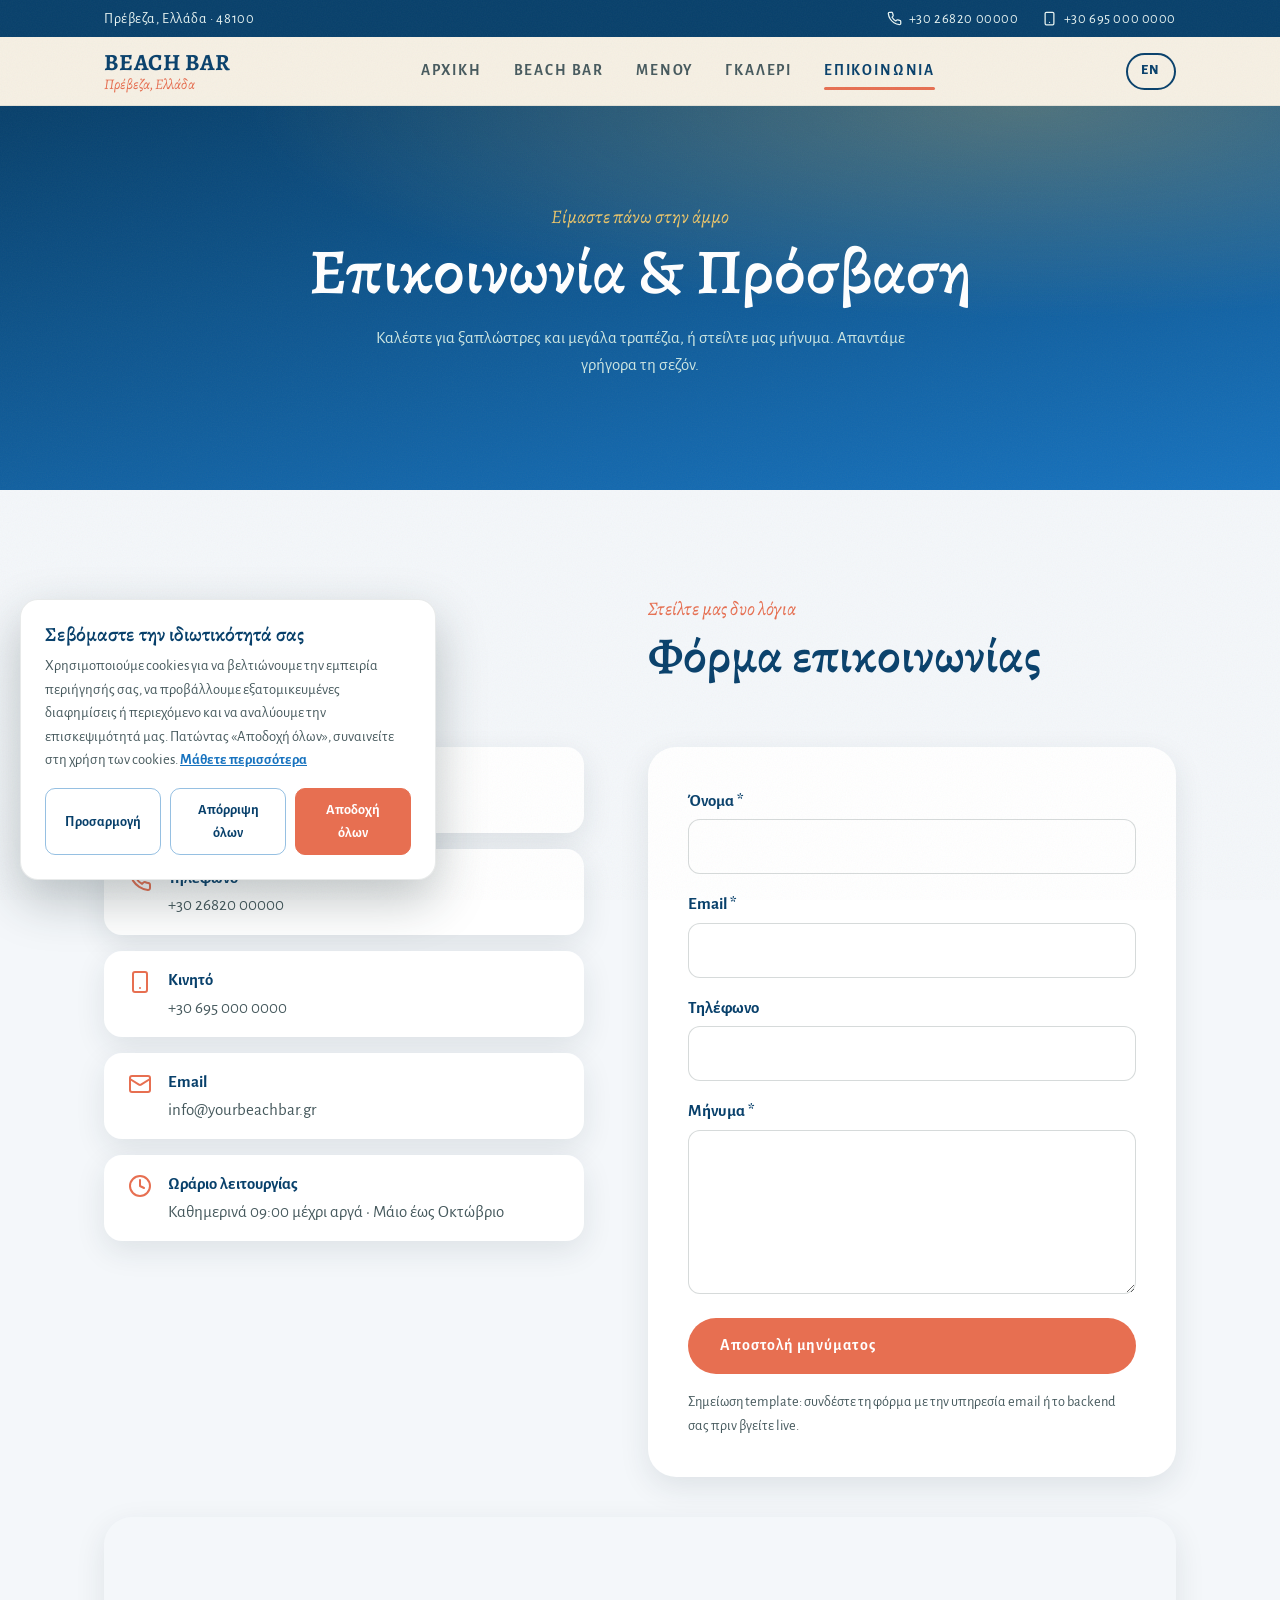
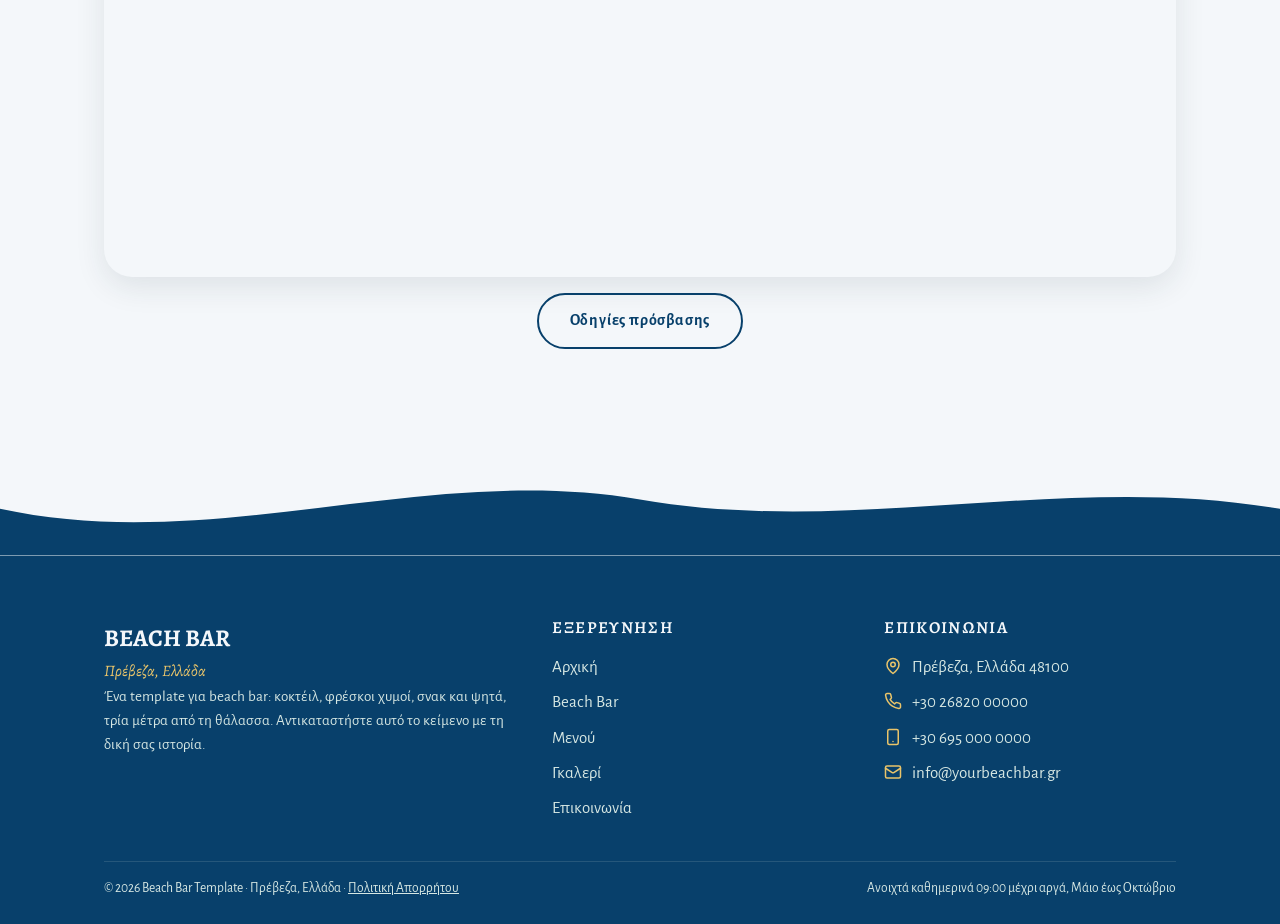
<file: contact.html>
<!DOCTYPE html>
<html lang="el">
<head>
  <meta charset="UTF-8">
  <meta name="viewport" content="width=device-width, initial-scale=1">
  <title>Επικοινωνία | Beach Bar Πρέβεζα</title>
  <meta name="description" content="Βρείτε μας στην παραλία της Πρέβεζας, 48100. Καλέστε +30 26820 00000 ή +30 695 000 0000. Ανοιχτά καθημερινά 09:00 μέχρι αργά, Μάιο έως Οκτώβριο.">
  <meta name="robots" content="index, follow">
  <meta name="theme-color" content="#08406b">
  <!-- SEO: replace yourbeachbar.gr with your real domain everywhere -->
  <link rel="canonical" href="https://www.yourbeachbar.gr/contact.html">
  <link rel="alternate" hreflang="el" href="https://www.yourbeachbar.gr/contact.html">
  <link rel="alternate" hreflang="en" href="https://www.yourbeachbar.gr/en/contact.html">
  <link rel="alternate" hreflang="x-default" href="https://www.yourbeachbar.gr/contact.html">
  <meta property="og:type" content="website">
  <meta property="og:site_name" content="Beach Bar Πρέβεζα">
  <meta property="og:title" content="Επικοινωνία | Beach Bar Πρέβεζα">
  <meta property="og:description" content="Βρείτε μας στην παραλία της Πρέβεζας, 48100. Καλέστε +30 26820 00000.">
  <meta property="og:url" content="https://www.yourbeachbar.gr/contact.html">
  <meta property="og:image" content="https://www.yourbeachbar.gr/og-image.jpg">
  <meta property="og:locale" content="el_GR">
  <meta property="og:locale:alternate" content="en_US">
  <meta name="twitter:card" content="summary_large_image">
  <meta name="twitter:title" content="Επικοινωνία | Beach Bar Πρέβεζα">
  <meta name="twitter:description" content="Βρείτε μας στην παραλία της Πρέβεζας, 48100. Καλέστε +30 26820 00000.">
  <meta name="twitter:image" content="https://www.yourbeachbar.gr/og-image.jpg">
  <link rel="icon" href="data:image/svg+xml,%3Csvg xmlns='http://www.w3.org/2000/svg' viewBox='0 0 100 100'%3E%3Crect width='100' height='100' rx='20' fill='%23f4f7fa'/%3E%3Ccircle cx='50' cy='42' r='20' fill='%23e9c46a'/%3E%3Cpath d='M0 76 Q25 60 50 76 T100 76 V100 H0 Z' fill='%231773bf'/%3E%3C/svg%3E">
  <link rel="icon" type="image/png" sizes="32x32" href="favicon-32.png">
  <link rel="icon" type="image/png" sizes="16x16" href="favicon-16.png">
  <link rel="apple-touch-icon" href="apple-touch-icon.png">
  <link rel="manifest" href="site.webmanifest">
  <link rel="preconnect" href="https://fonts.googleapis.com">
  <link rel="preconnect" href="https://fonts.gstatic.com" crossorigin>
  <link href="https://fonts.googleapis.com/css2?family=Alegreya:ital,wght@0,500;0,600;0,700;1,500;1,600&family=Alegreya+Sans:wght@400;500;700;800&display=swap" rel="stylesheet">
  <link rel="stylesheet" href="styles.css">
</head>
<body>
  <a class="skip-link" href="#main">Μετάβαση στο περιεχόμενο</a>

  <div class="topbar">
    <div class="container">
      <span class="topbar-loc">Πρέβεζα, Ελλάδα &middot; 48100</span>
      <div class="topbar-phones">
        <a href="tel:+302682000000">
          <svg viewBox="0 0 24 24" fill="none" stroke="currentColor" stroke-width="2" stroke-linecap="round" stroke-linejoin="round" aria-hidden="true"><path d="M22 16.92v3a2 2 0 0 1-2.18 2 19.79 19.79 0 0 1-8.63-3.07 19.5 19.5 0 0 1-6-6 19.79 19.79 0 0 1-3.07-8.67A2 2 0 0 1 4.11 2h3a2 2 0 0 1 2 1.72c.127.96.361 1.903.7 2.81a2 2 0 0 1-.45 2.11L8.09 9.91a16 16 0 0 0 6 6l1.27-1.27a2 2 0 0 1 2.11-.45c.907.339 1.85.573 2.81.7A2 2 0 0 1 22 16.92z"/></svg>
          +30 26820 00000
        </a>
        <a href="tel:+306950000000">
          <svg viewBox="0 0 24 24" fill="none" stroke="currentColor" stroke-width="2" stroke-linecap="round" stroke-linejoin="round" aria-hidden="true"><rect x="5" y="2" width="14" height="20" rx="2"/><path d="M12 18h.01"/></svg>
          +30 695 000 0000
        </a>
      </div>
    </div>
  </div>

  <header class="site-header">
    <div class="container">
      <a class="wordmark" href="index.html">
        <strong>BEACH BAR</strong>
        <span>Πρέβεζα, Ελλάδα</span>
      </a>
      <nav class="main-nav" id="main-nav" aria-label="Κύρια πλοήγηση">
        <a href="index.html">ΑΡΧΙΚΗ</a>
        <a href="index.html#beach-bar">BEACH BAR</a>
        <a href="menu.html">ΜΕΝΟΥ</a>
        <a href="gallery.html">ΓΚΑΛΕΡΙ</a>
        <a href="contact.html" aria-current="page">ΕΠΙΚΟΙΝΩΝΙΑ</a>
      </nav>
      <div class="header-tools">
        <a class="lang-switch" href="en/contact.html" lang="en" hreflang="en" aria-label="English">EN</a>
        <button class="nav-toggle" aria-expanded="false" aria-controls="main-nav" aria-label="Εναλλαγή πλοήγησης">
          <svg viewBox="0 0 24 24" fill="none" stroke="currentColor" stroke-width="2.5" stroke-linecap="round" aria-hidden="true"><line x1="4" y1="7" x2="20" y2="7"/><line x1="4" y1="12" x2="20" y2="12"/><line x1="4" y1="17" x2="20" y2="17"/></svg>
        </button>
      </div>
    </div>
  </header>

  <main id="main">
    <section class="page-hero">
      <div class="container">
        <span class="kicker">Είμαστε πάνω στην άμμο</span>
        <h1>Επικοινωνία &amp; Πρόσβαση</h1>
        <p>Καλέστε για ξαπλώστρες και μεγάλα τραπέζια, ή στείλτε μας μήνυμα. Απαντάμε γρήγορα τη σεζόν.</p>
      </div>
    </section>

    <section class="section">
      <div class="container">
        <div class="contact-layout">
          <div>
            <div class="section-head">
              <span class="kicker">Πείτε μας ένα γεια</span>
              <h2>Στοιχεία</h2>
            </div>
            <ul class="info-list">
              <li>
                <svg viewBox="0 0 24 24" fill="none" stroke="currentColor" stroke-width="2" stroke-linecap="round" stroke-linejoin="round" aria-hidden="true"><path d="M20 10c0 6-8 12-8 12s-8-6-8-12a8 8 0 0 1 16 0z"/><circle cx="12" cy="10" r="3"/></svg>
                <div>
                  <strong>Διεύθυνση</strong>
                  <span>Παραλία, Πρέβεζα, Ελλάδα 48100</span>
                </div>
              </li>
              <li>
                <svg viewBox="0 0 24 24" fill="none" stroke="currentColor" stroke-width="2" stroke-linecap="round" stroke-linejoin="round" aria-hidden="true"><path d="M22 16.92v3a2 2 0 0 1-2.18 2 19.79 19.79 0 0 1-8.63-3.07 19.5 19.5 0 0 1-6-6 19.79 19.79 0 0 1-3.07-8.67A2 2 0 0 1 4.11 2h3a2 2 0 0 1 2 1.72c.127.96.361 1.903.7 2.81a2 2 0 0 1-.45 2.11L8.09 9.91a16 16 0 0 0 6 6l1.27-1.27a2 2 0 0 1 2.11-.45c.907.339 1.85.573 2.81.7A2 2 0 0 1 22 16.92z"/></svg>
                <div>
                  <strong>Τηλέφωνο</strong>
                  <a href="tel:+302682000000">+30 26820 00000</a>
                </div>
              </li>
              <li>
                <svg viewBox="0 0 24 24" fill="none" stroke="currentColor" stroke-width="2" stroke-linecap="round" stroke-linejoin="round" aria-hidden="true"><rect x="5" y="2" width="14" height="20" rx="2"/><path d="M12 18h.01"/></svg>
                <div>
                  <strong>Κινητό</strong>
                  <a href="tel:+306950000000">+30 695 000 0000</a>
                </div>
              </li>
              <li>
                <svg viewBox="0 0 24 24" fill="none" stroke="currentColor" stroke-width="2" stroke-linecap="round" stroke-linejoin="round" aria-hidden="true"><rect x="2" y="4" width="20" height="16" rx="2"/><path d="m22 7-8.97 5.7a1.94 1.94 0 0 1-2.06 0L2 7"/></svg>
                <div>
                  <strong>Email</strong>
                  <a href="mailto:info@yourbeachbar.gr">info@yourbeachbar.gr</a>
                </div>
              </li>
              <li>
                <svg viewBox="0 0 24 24" fill="none" stroke="currentColor" stroke-width="2" stroke-linecap="round" stroke-linejoin="round" aria-hidden="true"><circle cx="12" cy="12" r="10"/><path d="M12 6v6l4 2"/></svg>
                <div>
                  <strong>Ωράριο λειτουργίας</strong>
                  <span>Καθημερινά 09:00 μέχρι αργά &middot; Μάιο έως Οκτώβριο</span>
                </div>
              </li>
            </ul>
          </div>

          <div>
            <div class="section-head">
              <span class="kicker">Στείλτε μας δυο λόγια</span>
              <h2>Φόρμα επικοινωνίας</h2>
            </div>
            <form class="contact-form" action="#" method="post">
              <div>
                <label for="cf-name">Όνομα *</label>
                <input type="text" id="cf-name" name="name" required autocomplete="name">
              </div>
              <div>
                <label for="cf-email">Email *</label>
                <input type="email" id="cf-email" name="email" required autocomplete="email">
              </div>
              <div>
                <label for="cf-phone">Τηλέφωνο</label>
                <input type="tel" id="cf-phone" name="phone" autocomplete="tel">
              </div>
              <div>
                <label for="cf-message">Μήνυμα *</label>
                <textarea id="cf-message" name="message" rows="5" required></textarea>
              </div>
              <button class="btn btn-coral" type="submit">Αποστολή μηνύματος</button>
              <p class="form-note">Σημείωση template: συνδέστε τη φόρμα με την υπηρεσία email ή το backend σας πριν βγείτε live.</p>
            </form>
          </div>
        </div>

        <!-- MAP: replace the q= value in both URLs below with your exact spot
             (your place name on Google Maps, or "lat,long"). Town-level pin for now. -->
        <div class="map-embed">
          <iframe title="Χάρτης &middot; Beach Bar Πρέβεζα" src="https://www.google.com/maps?q=Preveza%2048100%20Greece&output=embed" loading="lazy" referrerpolicy="no-referrer-when-downgrade" allowfullscreen></iframe>
        </div>
        <div class="map-actions">
          <a class="btn btn-outline" href="https://www.google.com/maps/dir/?api=1&destination=Preveza%2048100%20Greece" target="_blank" rel="noopener">Οδηγίες πρόσβασης</a>
        </div>
      </div>
    </section>
  </main>

  <footer class="site-footer">
    <svg class="wave footer-waves" viewBox="0 0 1440 110" preserveAspectRatio="none" aria-hidden="true">
      <path d="M0,60 C240,110 480,10 720,50 C960,90 1200,20 1440,60 L1440,110 L0,110 Z" fill="#08406b"/>
    </svg>
    <div class="container">
      <div class="footer-grid">
        <div class="footer-brand">
          <strong>BEACH BAR</strong>
          <span class="script">Πρέβεζα, Ελλάδα</span>
          <p>Ένα template για beach bar: κοκτέιλ, φρέσκοι χυμοί, σνακ και ψητά, τρία μέτρα από τη θάλασσα. Αντικαταστήστε αυτό το κείμενο με τη δική σας ιστορία.</p>
        </div>
        <div>
          <h4>ΕΞΕΡΕΥΝΗΣΗ</h4>
          <ul>
            <li><a href="index.html">Αρχική</a></li>
            <li><a href="index.html#beach-bar">Beach Bar</a></li>
            <li><a href="menu.html">Μενού</a></li>
            <li><a href="gallery.html">Γκαλερί</a></li>
            <li><a href="contact.html">Επικοινωνία</a></li>
          </ul>
        </div>
        <div>
          <h4>ΕΠΙΚΟΙΝΩΝΙΑ</h4>
          <ul class="footer-contact">
            <li>
              <svg viewBox="0 0 24 24" fill="none" stroke="currentColor" stroke-width="2" stroke-linecap="round" stroke-linejoin="round" aria-hidden="true"><path d="M20 10c0 6-8 12-8 12s-8-6-8-12a8 8 0 0 1 16 0z"/><circle cx="12" cy="10" r="3"/></svg>
              <span>Πρέβεζα, Ελλάδα 48100</span>
            </li>
            <li>
              <svg viewBox="0 0 24 24" fill="none" stroke="currentColor" stroke-width="2" stroke-linecap="round" stroke-linejoin="round" aria-hidden="true"><path d="M22 16.92v3a2 2 0 0 1-2.18 2 19.79 19.79 0 0 1-8.63-3.07 19.5 19.5 0 0 1-6-6 19.79 19.79 0 0 1-3.07-8.67A2 2 0 0 1 4.11 2h3a2 2 0 0 1 2 1.72c.127.96.361 1.903.7 2.81a2 2 0 0 1-.45 2.11L8.09 9.91a16 16 0 0 0 6 6l1.27-1.27a2 2 0 0 1 2.11-.45c.907.339 1.85.573 2.81.7A2 2 0 0 1 22 16.92z"/></svg>
              <a href="tel:+302682000000">+30 26820 00000</a>
            </li>
            <li>
              <svg viewBox="0 0 24 24" fill="none" stroke="currentColor" stroke-width="2" stroke-linecap="round" stroke-linejoin="round" aria-hidden="true"><rect x="5" y="2" width="14" height="20" rx="2"/><path d="M12 18h.01"/></svg>
              <a href="tel:+306950000000">+30 695 000 0000</a>
            </li>
            <li>
              <svg viewBox="0 0 24 24" fill="none" stroke="currentColor" stroke-width="2" stroke-linecap="round" stroke-linejoin="round" aria-hidden="true"><rect x="2" y="4" width="20" height="16" rx="2"/><path d="m22 7-8.97 5.7a1.94 1.94 0 0 1-2.06 0L2 7"/></svg>
              <a href="mailto:info@yourbeachbar.gr">info@yourbeachbar.gr</a>
            </li>
          </ul>
        </div>
      </div>
      <div class="footer-bottom">
        <span>&copy; 2026 Beach Bar Template &middot; Πρέβεζα, Ελλάδα &middot; <a href="privacy.html">Πολιτική Απορρήτου</a></span>
        <span>Ανοιχτά καθημερινά 09:00 μέχρι αργά, Μάιο έως Οκτώβριο</span>
      </div>
    </div>
  </footer>

  <script src="script.js"></script>
</body>
</html>
</file>
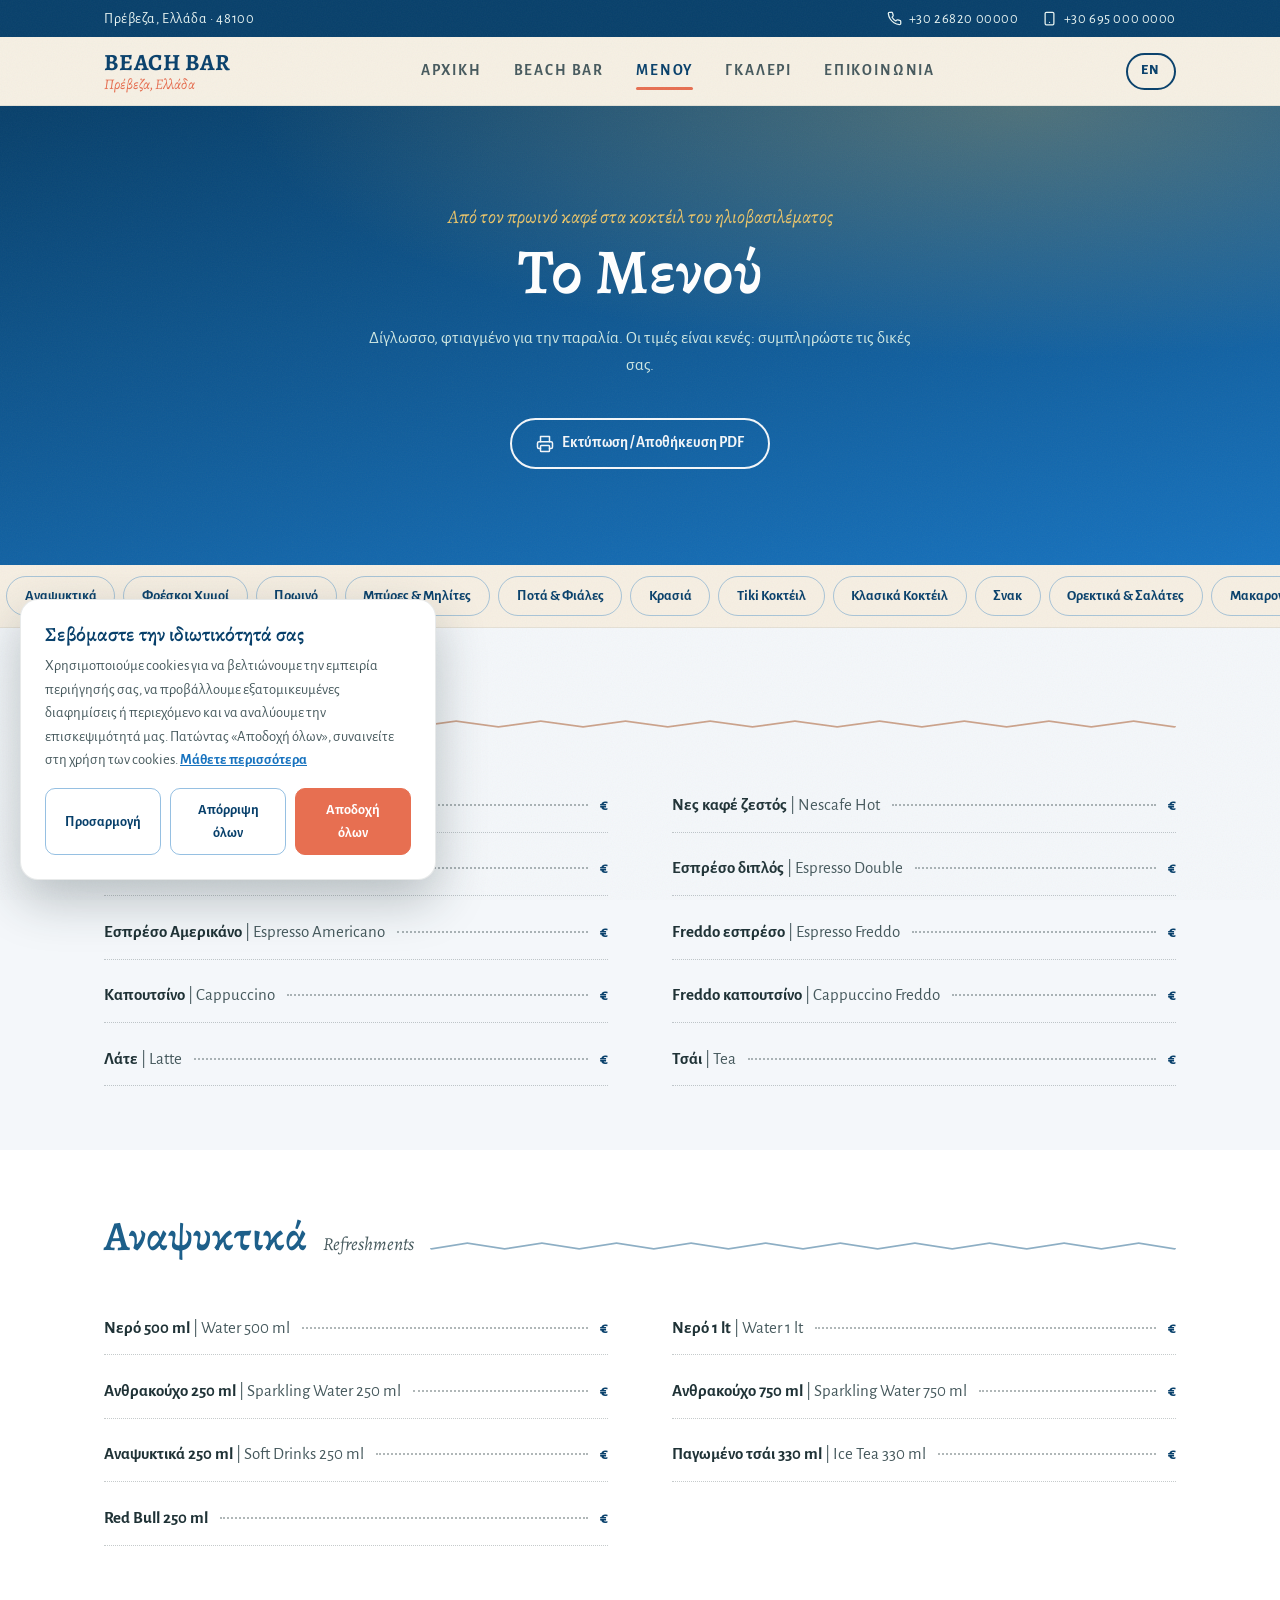
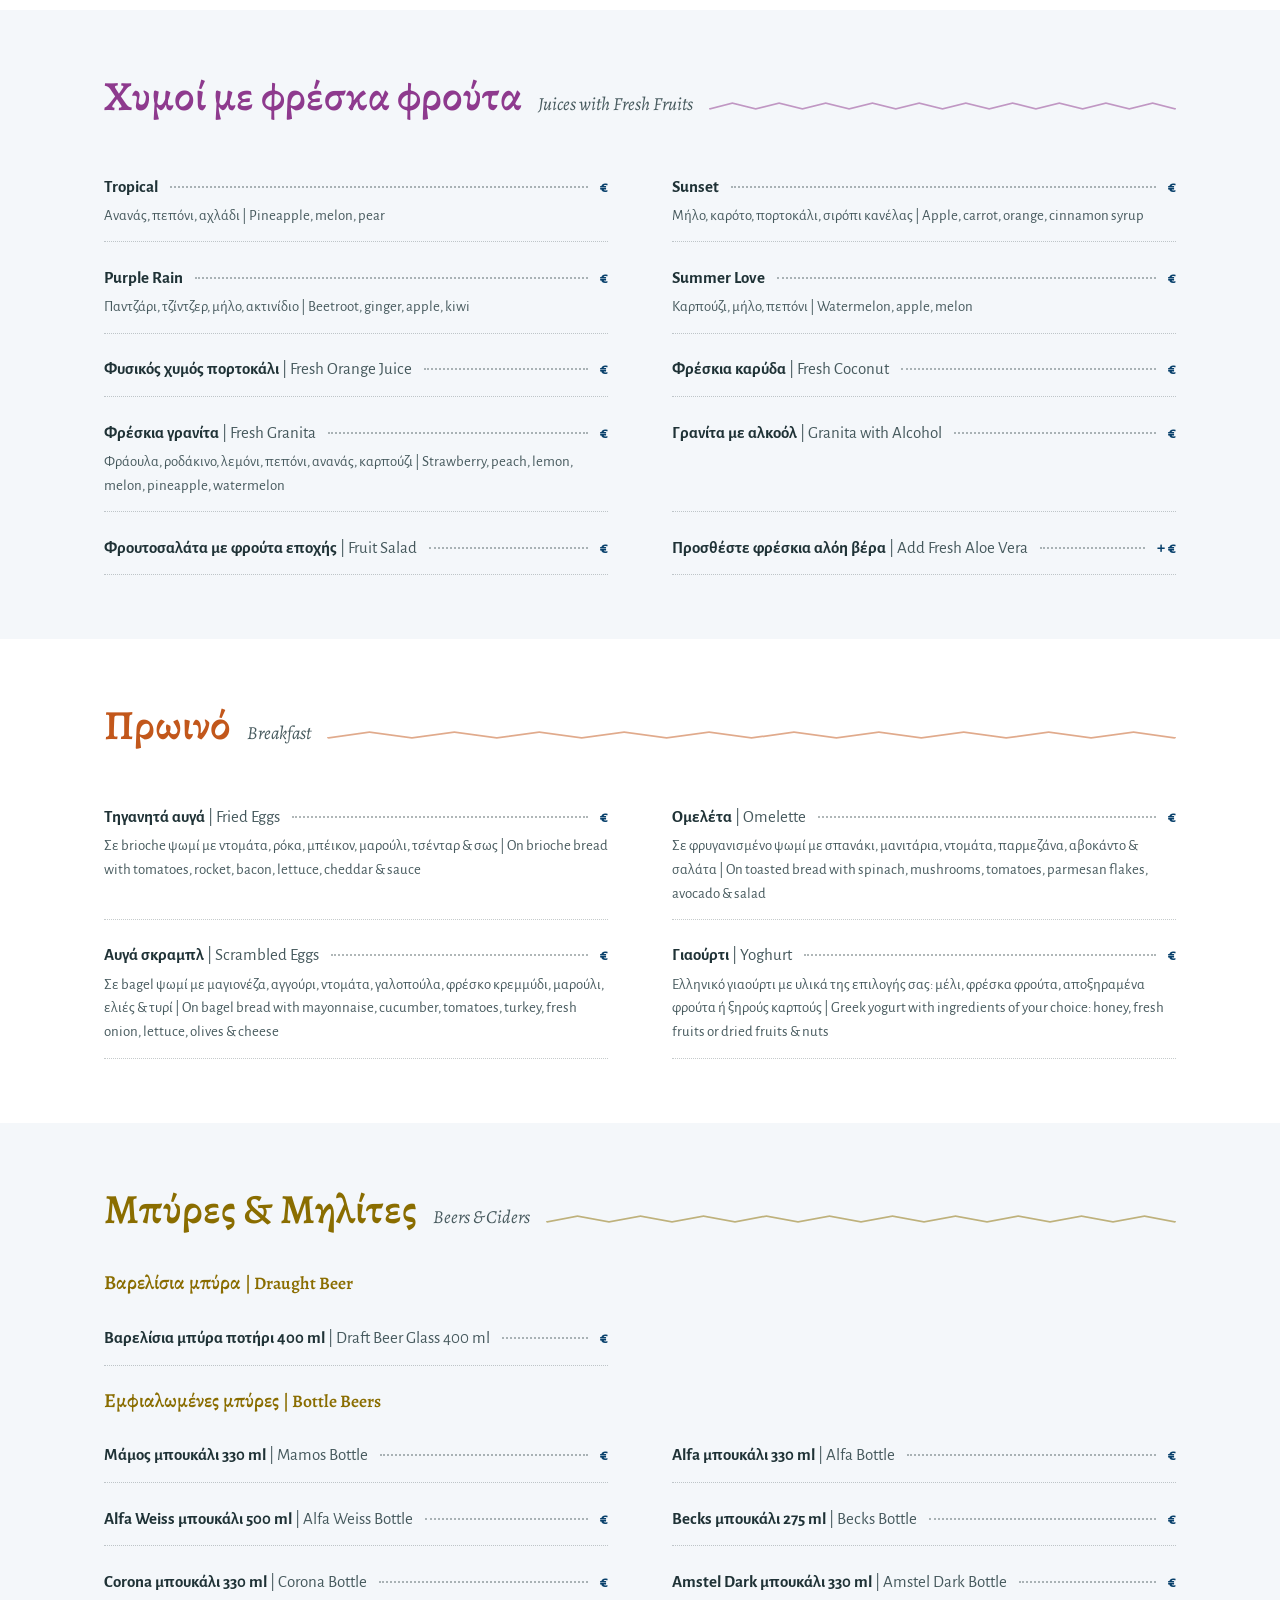
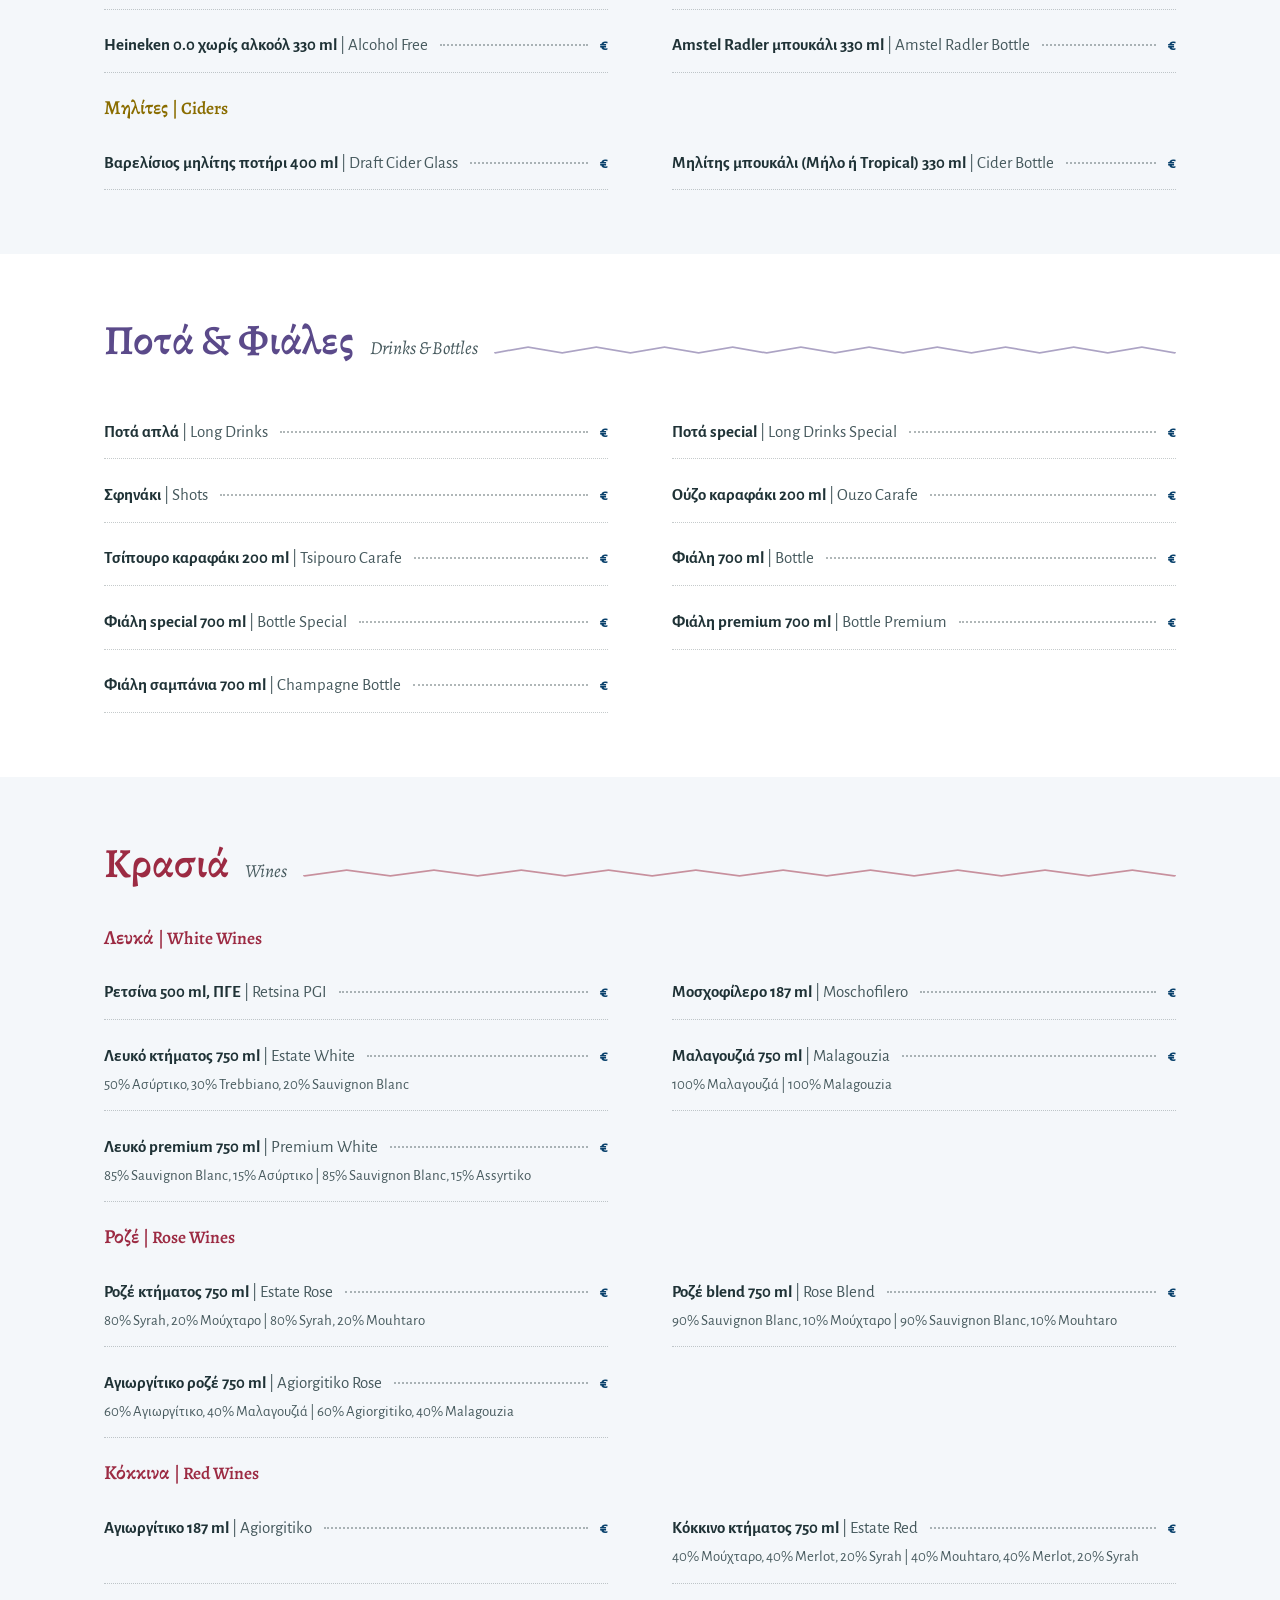
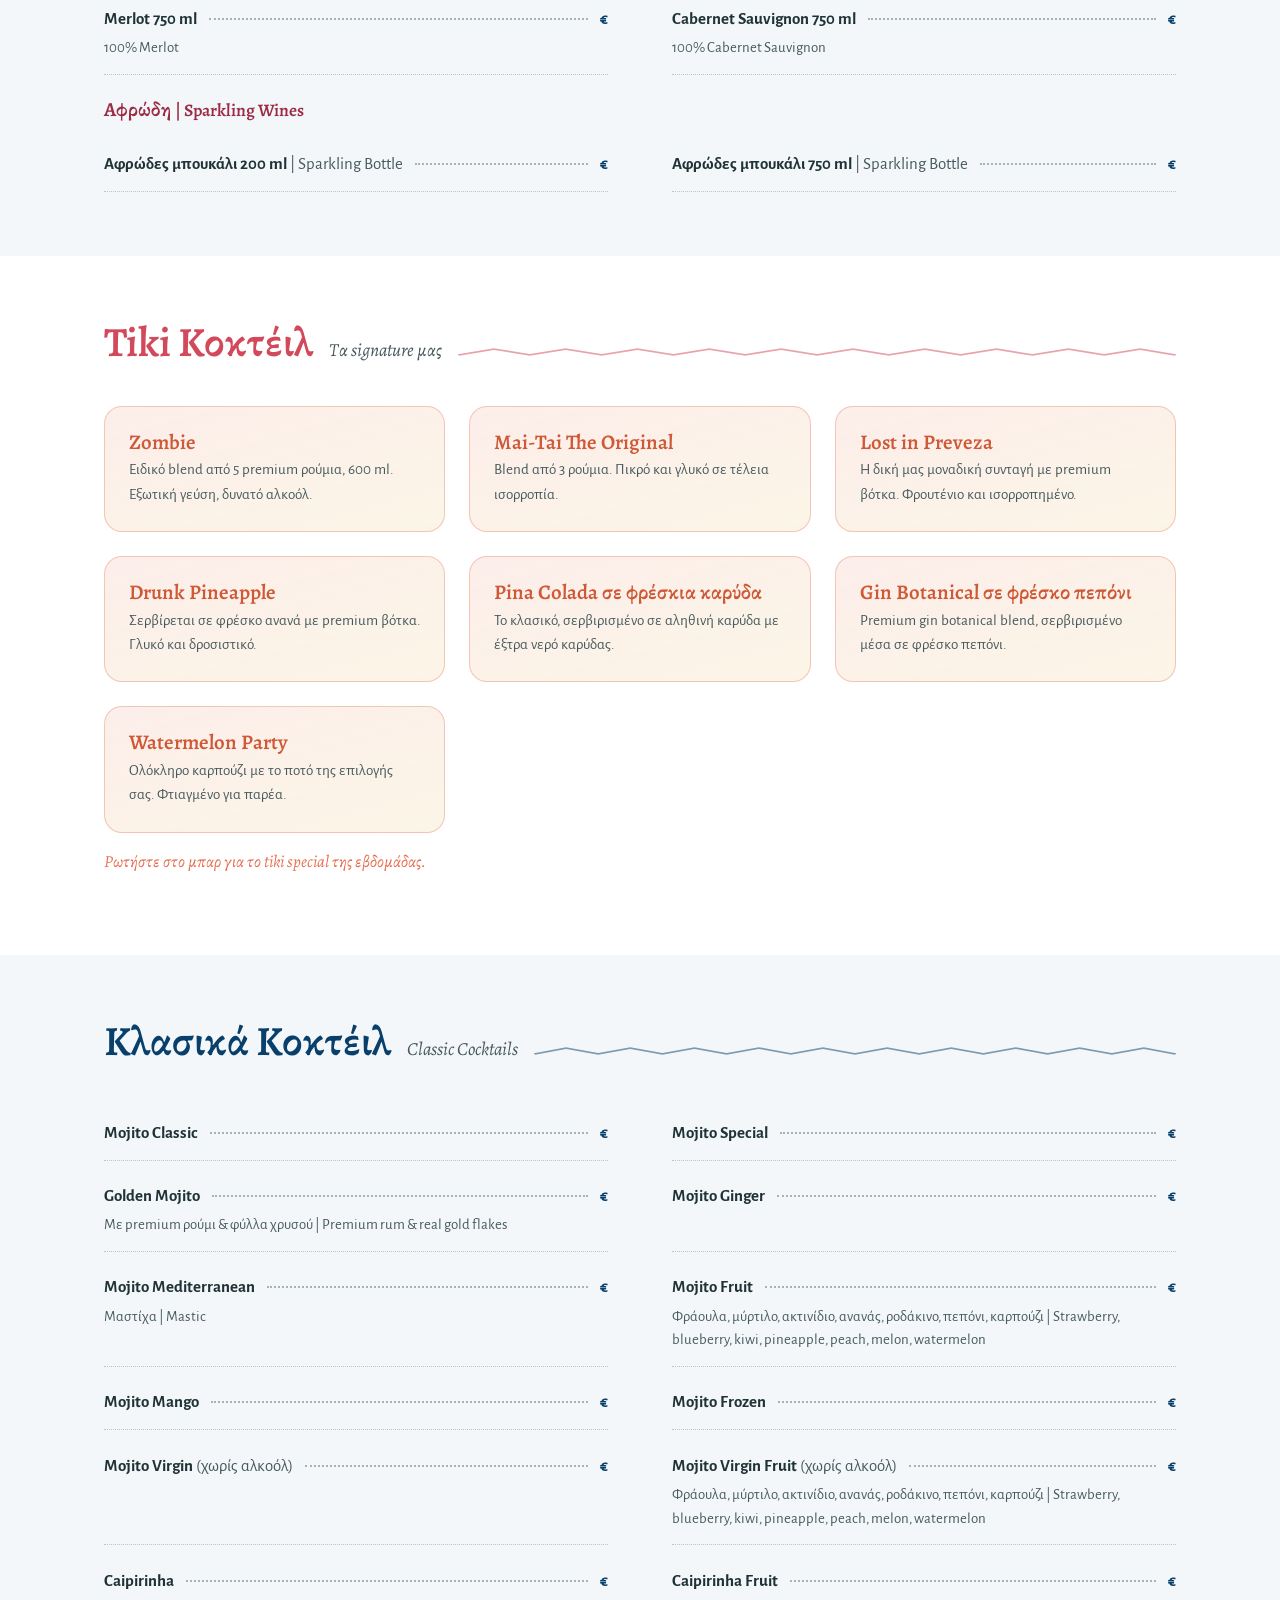
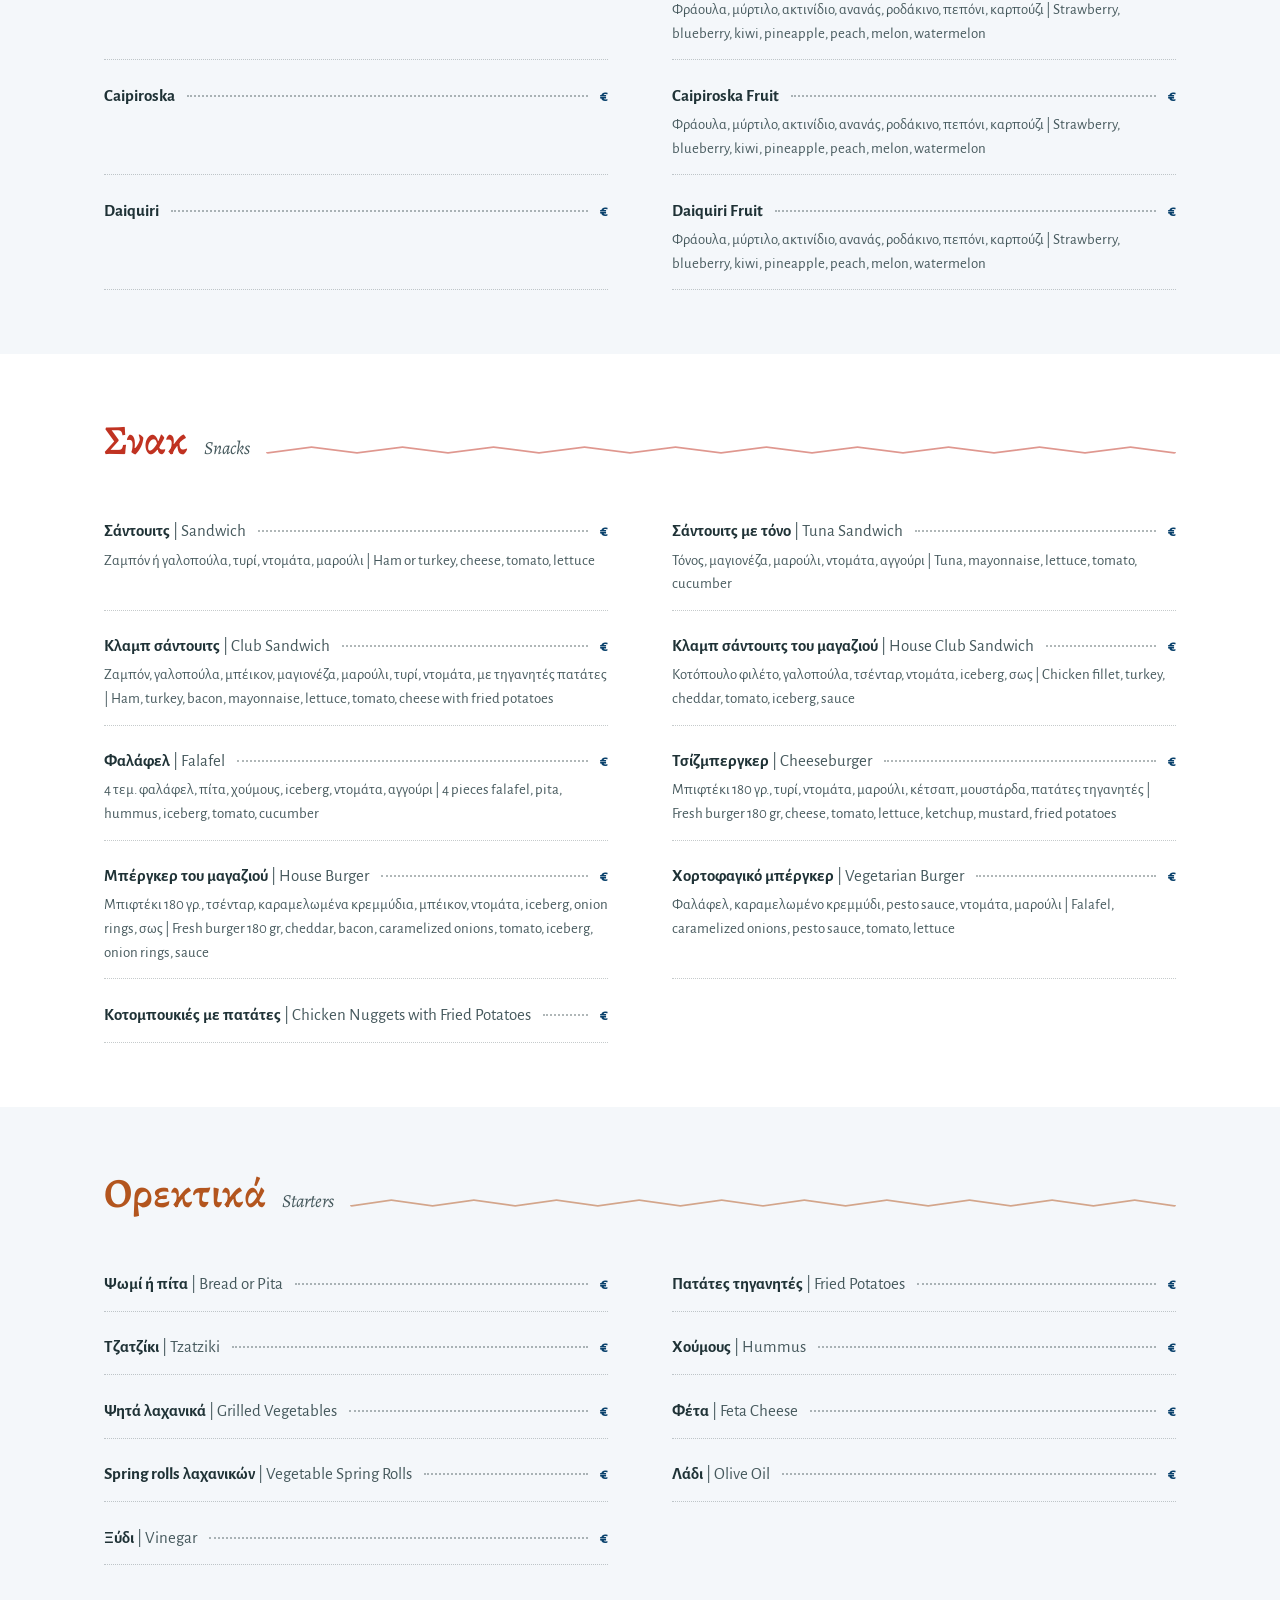
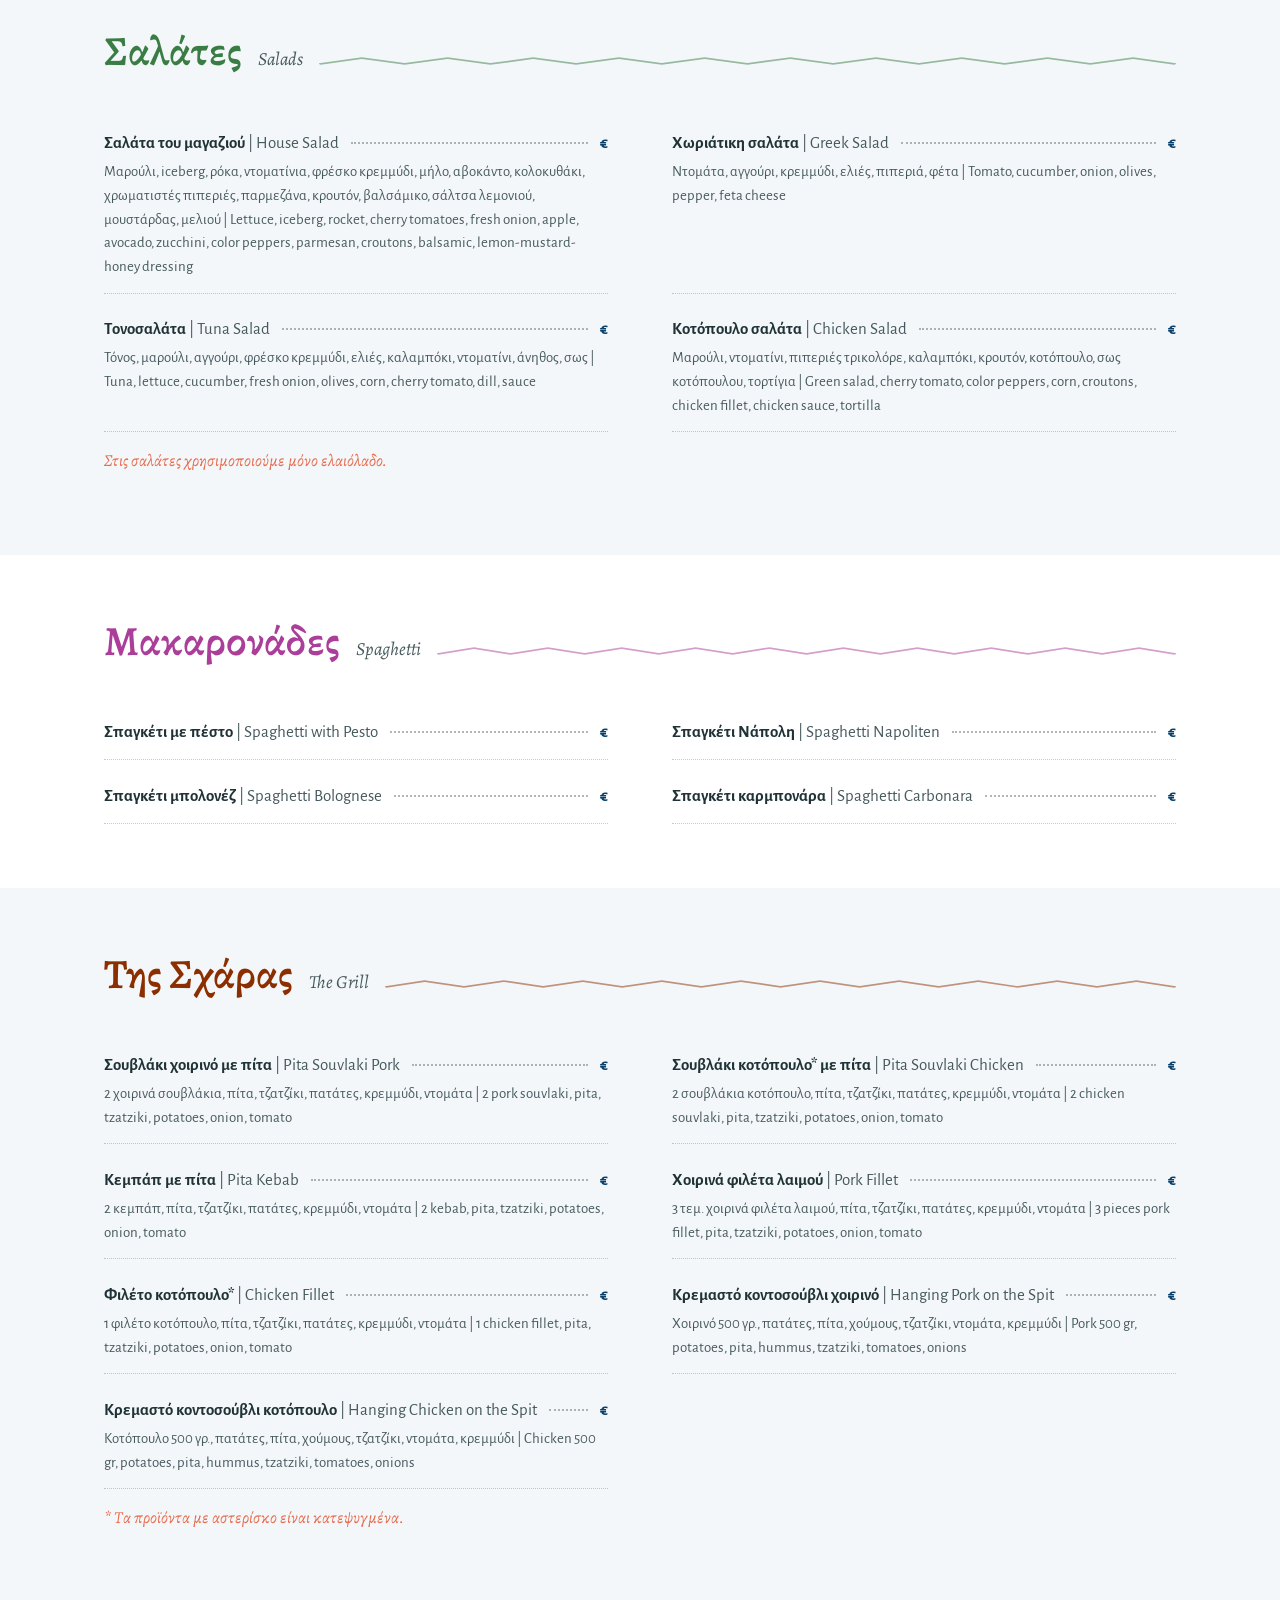
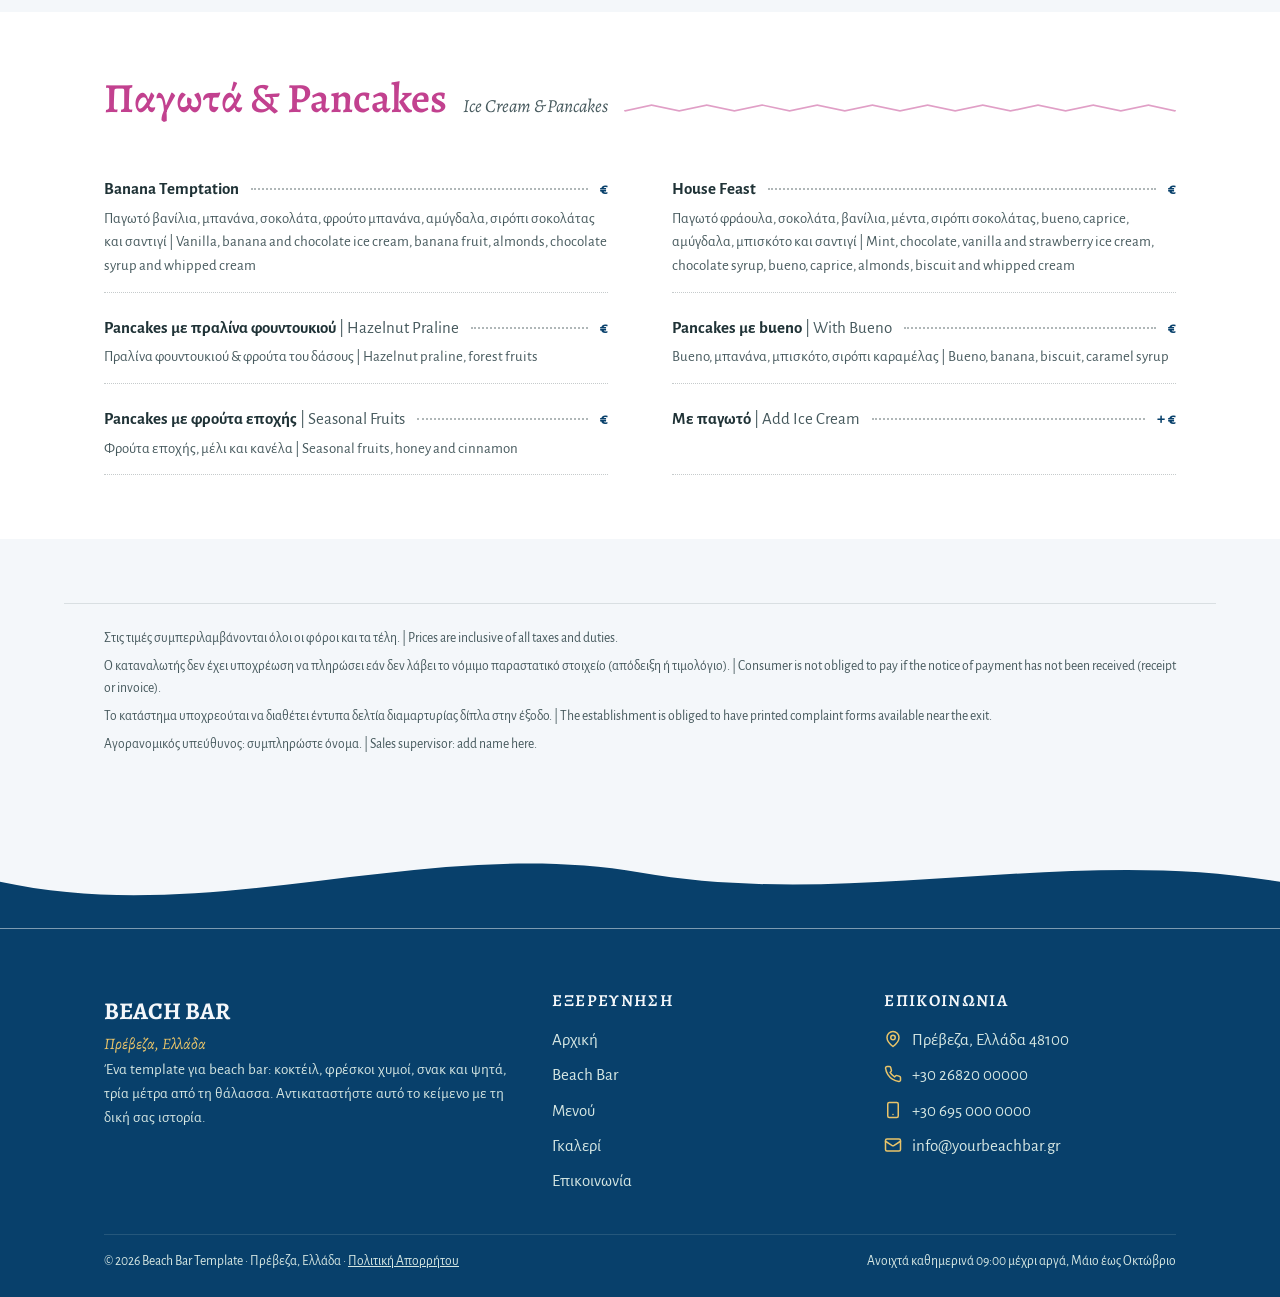
<file: menu.html>
<!DOCTYPE html>
<html lang="el">
<head>
  <meta charset="UTF-8">
  <meta name="viewport" content="width=device-width, initial-scale=1">
  <title>Μενού | Beach Bar Πρέβεζα</title>
  <meta name="description" content="Πλήρες μενού beach bar: καφέδες, φρέσκοι χυμοί, πρωινό, κοκτέιλ, μπύρες, κρασιά, σνακ, σαλάτες, ψητά και γλυκά. Πρέβεζα, 48100.">
  <meta name="robots" content="index, follow">
  <meta name="theme-color" content="#08406b">
  <!-- SEO: replace yourbeachbar.gr with your real domain everywhere -->
  <link rel="canonical" href="https://www.yourbeachbar.gr/menu.html">
  <link rel="alternate" hreflang="el" href="https://www.yourbeachbar.gr/menu.html">
  <link rel="alternate" hreflang="en" href="https://www.yourbeachbar.gr/en/menu.html">
  <link rel="alternate" hreflang="x-default" href="https://www.yourbeachbar.gr/menu.html">
  <meta property="og:type" content="website">
  <meta property="og:site_name" content="Beach Bar Πρέβεζα">
  <meta property="og:title" content="Μενού | Beach Bar Πρέβεζα">
  <meta property="og:description" content="Καφέδες, φρέσκοι χυμοί, πρωινό, κοκτέιλ, μπύρες, κρασιά, σνακ, σαλάτες, ψητά και γλυκά. Δίγλωσσο μενού δίπλα στη θάλασσα.">
  <meta property="og:url" content="https://www.yourbeachbar.gr/menu.html">
  <meta property="og:image" content="https://www.yourbeachbar.gr/og-image.jpg">
  <meta property="og:locale" content="el_GR">
  <meta property="og:locale:alternate" content="en_US">
  <meta name="twitter:card" content="summary_large_image">
  <meta name="twitter:title" content="Μενού | Beach Bar Πρέβεζα">
  <meta name="twitter:description" content="Καφέδες, φρέσκοι χυμοί, πρωινό, κοκτέιλ, μπύρες, κρασιά, σνακ, σαλάτες, ψητά και γλυκά.">
  <meta name="twitter:image" content="https://www.yourbeachbar.gr/og-image.jpg">
  <link rel="icon" href="data:image/svg+xml,%3Csvg xmlns='http://www.w3.org/2000/svg' viewBox='0 0 100 100'%3E%3Crect width='100' height='100' rx='20' fill='%23f4f7fa'/%3E%3Ccircle cx='50' cy='42' r='20' fill='%23e9c46a'/%3E%3Cpath d='M0 76 Q25 60 50 76 T100 76 V100 H0 Z' fill='%231773bf'/%3E%3C/svg%3E">
  <link rel="icon" type="image/png" sizes="32x32" href="favicon-32.png">
  <link rel="icon" type="image/png" sizes="16x16" href="favicon-16.png">
  <link rel="apple-touch-icon" href="apple-touch-icon.png">
  <link rel="manifest" href="site.webmanifest">
  <link rel="preconnect" href="https://fonts.googleapis.com">
  <link rel="preconnect" href="https://fonts.gstatic.com" crossorigin>
  <link href="https://fonts.googleapis.com/css2?family=Alegreya:ital,wght@0,500;0,600;0,700;1,500;1,600&family=Alegreya+Sans:wght@400;500;700;800&display=swap" rel="stylesheet">
  <link rel="stylesheet" href="styles.css">
</head>
<body>
  <a class="skip-link" href="#main">Μετάβαση στο περιεχόμενο</a>

  <div class="topbar">
    <div class="container">
      <span class="topbar-loc">Πρέβεζα, Ελλάδα &middot; 48100</span>
      <div class="topbar-phones">
        <a href="tel:+302682000000">
          <svg viewBox="0 0 24 24" fill="none" stroke="currentColor" stroke-width="2" stroke-linecap="round" stroke-linejoin="round" aria-hidden="true"><path d="M22 16.92v3a2 2 0 0 1-2.18 2 19.79 19.79 0 0 1-8.63-3.07 19.5 19.5 0 0 1-6-6 19.79 19.79 0 0 1-3.07-8.67A2 2 0 0 1 4.11 2h3a2 2 0 0 1 2 1.72c.127.96.361 1.903.7 2.81a2 2 0 0 1-.45 2.11L8.09 9.91a16 16 0 0 0 6 6l1.27-1.27a2 2 0 0 1 2.11-.45c.907.339 1.85.573 2.81.7A2 2 0 0 1 22 16.92z"/></svg>
          +30 26820 00000
        </a>
        <a href="tel:+306950000000">
          <svg viewBox="0 0 24 24" fill="none" stroke="currentColor" stroke-width="2" stroke-linecap="round" stroke-linejoin="round" aria-hidden="true"><rect x="5" y="2" width="14" height="20" rx="2"/><path d="M12 18h.01"/></svg>
          +30 695 000 0000
        </a>
      </div>
    </div>
  </div>

  <header class="site-header">
    <div class="container">
      <a class="wordmark" href="index.html">
        <strong>BEACH BAR</strong>
        <span>Πρέβεζα, Ελλάδα</span>
      </a>
      <nav class="main-nav" id="main-nav" aria-label="Κύρια πλοήγηση">
        <a href="index.html">ΑΡΧΙΚΗ</a>
        <a href="index.html#beach-bar">BEACH BAR</a>
        <a href="menu.html" aria-current="page">ΜΕΝΟΥ</a>
        <a href="gallery.html">ΓΚΑΛΕΡΙ</a>
        <a href="contact.html">ΕΠΙΚΟΙΝΩΝΙΑ</a>
      </nav>
      <div class="header-tools">
        <a class="lang-switch" href="en/menu.html" lang="en" hreflang="en" aria-label="English">EN</a>
        <button class="nav-toggle" aria-expanded="false" aria-controls="main-nav" aria-label="Εναλλαγή πλοήγησης">
          <svg viewBox="0 0 24 24" fill="none" stroke="currentColor" stroke-width="2.5" stroke-linecap="round" aria-hidden="true"><line x1="4" y1="7" x2="20" y2="7"/><line x1="4" y1="12" x2="20" y2="12"/><line x1="4" y1="17" x2="20" y2="17"/></svg>
        </button>
      </div>
    </div>
  </header>

  <main id="main">
    <section class="menu-hero">
      <div class="container">
        <span class="kicker">Από τον πρωινό καφέ στα κοκτέιλ του ηλιοβασιλέματος</span>
        <h1>Το Μενού</h1>
        <p>Δίγλωσσο, φτιαγμένο για την παραλία. Οι τιμές είναι κενές: συμπληρώστε τις δικές σας.</p>
        <button type="button" class="menu-print" onclick="window.print()">
          <svg viewBox="0 0 24 24" fill="none" stroke="currentColor" stroke-width="2" stroke-linecap="round" stroke-linejoin="round" aria-hidden="true"><path d="M6 9V2h12v7"/><path d="M6 18H4a2 2 0 0 1-2-2v-5a2 2 0 0 1 2-2h16a2 2 0 0 1 2 2v5a2 2 0 0 1-2 2h-2"/><rect x="6" y="14" width="12" height="8" rx="1"/></svg>
          Εκτύπωση / Αποθήκευση PDF
        </button>
      </div>
    </section>

    <nav class="menu-chips" aria-label="Κατηγορίες μενού">
      <div class="container">
        <a class="chip" href="#coffees">Καφέδες</a>
        <a class="chip" href="#refreshments">Αναψυκτικά</a>
        <a class="chip" href="#juices">Φρέσκοι Χυμοί</a>
        <a class="chip" href="#breakfast">Πρωινό</a>
        <a class="chip" href="#beers">Μπύρες &amp; Μηλίτες</a>
        <a class="chip" href="#drinks">Ποτά &amp; Φιάλες</a>
        <a class="chip" href="#wines">Κρασιά</a>
        <a class="chip" href="#cocktails-tiki">Tiki Κοκτέιλ</a>
        <a class="chip" href="#cocktails-classic">Κλασικά Κοκτέιλ</a>
        <a class="chip" href="#snacks">Σνακ</a>
        <a class="chip" href="#starters">Ορεκτικά &amp; Σαλάτες</a>
        <a class="chip" href="#pasta">Μακαρονάδες</a>
        <a class="chip" href="#grill">Της Σχάρας</a>
        <a class="chip" href="#sweets">Γλυκά</a>
      </div>
    </nav>

    <!-- ============ ΚΑΦΕΔΕΣ ============ -->
    <section class="menu-section cat-coffee" id="coffees">
      <div class="container">
        <div class="menu-section-head">
          <h2>Καφέδες</h2>
          <span class="gr">Coffees</span>
          <svg class="menu-zigzag" viewBox="0 0 200 8" preserveAspectRatio="none" aria-hidden="true"><path d="M0 7 L10 1 L20 7 L30 1 L40 7 L50 1 L60 7 L70 1 L80 7 L90 1 L100 7 L110 1 L120 7 L130 1 L140 7 L150 1 L160 7 L170 1 L180 7 L190 1 L200 7" fill="none" stroke="currentColor" stroke-width="1.5"/></svg>
        </div>
        <div class="menu-grid">
          <div class="menu-item"><div class="menu-item-row"><span class="menu-item-name">Νες καφέ φραπέ <span class="gr-name">| Nescafe Frappe</span></span><span class="leader"></span><span class="menu-item-price">&euro;</span></div></div>
          <div class="menu-item"><div class="menu-item-row"><span class="menu-item-name">Νες καφέ ζεστός <span class="gr-name">| Nescafe Hot</span></span><span class="leader"></span><span class="menu-item-price">&euro;</span></div></div>
          <div class="menu-item"><div class="menu-item-row"><span class="menu-item-name">Εσπρέσο <span class="gr-name">| Espresso</span></span><span class="leader"></span><span class="menu-item-price">&euro;</span></div></div>
          <div class="menu-item"><div class="menu-item-row"><span class="menu-item-name">Εσπρέσο διπλός <span class="gr-name">| Espresso Double</span></span><span class="leader"></span><span class="menu-item-price">&euro;</span></div></div>
          <div class="menu-item"><div class="menu-item-row"><span class="menu-item-name">Εσπρέσο Αμερικάνο <span class="gr-name">| Espresso Americano</span></span><span class="leader"></span><span class="menu-item-price">&euro;</span></div></div>
          <div class="menu-item"><div class="menu-item-row"><span class="menu-item-name">Freddo εσπρέσο <span class="gr-name">| Espresso Freddo</span></span><span class="leader"></span><span class="menu-item-price">&euro;</span></div></div>
          <div class="menu-item"><div class="menu-item-row"><span class="menu-item-name">Καπουτσίνο <span class="gr-name">| Cappuccino</span></span><span class="leader"></span><span class="menu-item-price">&euro;</span></div></div>
          <div class="menu-item"><div class="menu-item-row"><span class="menu-item-name">Freddo καπουτσίνο <span class="gr-name">| Cappuccino Freddo</span></span><span class="leader"></span><span class="menu-item-price">&euro;</span></div></div>
          <div class="menu-item"><div class="menu-item-row"><span class="menu-item-name">Λάτε <span class="gr-name">| Latte</span></span><span class="leader"></span><span class="menu-item-price">&euro;</span></div></div>
          <div class="menu-item"><div class="menu-item-row"><span class="menu-item-name">Τσάι <span class="gr-name">| Tea</span></span><span class="leader"></span><span class="menu-item-price">&euro;</span></div></div>
        </div>
      </div>
    </section>

    <!-- ============ ΑΝΑΨΥΚΤΙΚΑ ============ -->
    <section class="menu-section cat-refresh" id="refreshments">
      <div class="container">
        <div class="menu-section-head">
          <h2>Αναψυκτικά</h2>
          <span class="gr">Refreshments</span>
          <svg class="menu-zigzag" viewBox="0 0 200 8" preserveAspectRatio="none" aria-hidden="true"><path d="M0 7 L10 1 L20 7 L30 1 L40 7 L50 1 L60 7 L70 1 L80 7 L90 1 L100 7 L110 1 L120 7 L130 1 L140 7 L150 1 L160 7 L170 1 L180 7 L190 1 L200 7" fill="none" stroke="currentColor" stroke-width="1.5"/></svg>
        </div>
        <div class="menu-grid">
          <div class="menu-item"><div class="menu-item-row"><span class="menu-item-name">Νερό 500 ml <span class="gr-name">| Water 500 ml</span></span><span class="leader"></span><span class="menu-item-price">&euro;</span></div></div>
          <div class="menu-item"><div class="menu-item-row"><span class="menu-item-name">Νερό 1 lt <span class="gr-name">| Water 1 lt</span></span><span class="leader"></span><span class="menu-item-price">&euro;</span></div></div>
          <div class="menu-item"><div class="menu-item-row"><span class="menu-item-name">Ανθρακούχο 250 ml <span class="gr-name">| Sparkling Water 250 ml</span></span><span class="leader"></span><span class="menu-item-price">&euro;</span></div></div>
          <div class="menu-item"><div class="menu-item-row"><span class="menu-item-name">Ανθρακούχο 750 ml <span class="gr-name">| Sparkling Water 750 ml</span></span><span class="leader"></span><span class="menu-item-price">&euro;</span></div></div>
          <div class="menu-item"><div class="menu-item-row"><span class="menu-item-name">Αναψυκτικά 250 ml <span class="gr-name">| Soft Drinks 250 ml</span></span><span class="leader"></span><span class="menu-item-price">&euro;</span></div></div>
          <div class="menu-item"><div class="menu-item-row"><span class="menu-item-name">Παγωμένο τσάι 330 ml <span class="gr-name">| Ice Tea 330 ml</span></span><span class="leader"></span><span class="menu-item-price">&euro;</span></div></div>
          <div class="menu-item"><div class="menu-item-row"><span class="menu-item-name">Red Bull 250 ml</span><span class="leader"></span><span class="menu-item-price">&euro;</span></div></div>
        </div>
      </div>
    </section>

    <!-- ============ ΦΡΕΣΚΟΙ ΧΥΜΟΙ ============ -->
    <section class="menu-section cat-juice" id="juices">
      <div class="container">
        <div class="menu-section-head">
          <h2>Χυμοί με φρέσκα φρούτα</h2>
          <span class="gr">Juices with Fresh Fruits</span>
          <svg class="menu-zigzag" viewBox="0 0 200 8" preserveAspectRatio="none" aria-hidden="true"><path d="M0 7 L10 1 L20 7 L30 1 L40 7 L50 1 L60 7 L70 1 L80 7 L90 1 L100 7 L110 1 L120 7 L130 1 L140 7 L150 1 L160 7 L170 1 L180 7 L190 1 L200 7" fill="none" stroke="currentColor" stroke-width="1.5"/></svg>
        </div>
        <div class="menu-grid">
          <div class="menu-item">
            <div class="menu-item-row"><span class="menu-item-name">Tropical</span><span class="leader"></span><span class="menu-item-price">&euro;</span></div>
            <p class="menu-item-desc">Ανανάς, πεπόνι, αχλάδι | Pineapple, melon, pear</p>
          </div>
          <div class="menu-item">
            <div class="menu-item-row"><span class="menu-item-name">Sunset</span><span class="leader"></span><span class="menu-item-price">&euro;</span></div>
            <p class="menu-item-desc">Μήλο, καρότο, πορτοκάλι, σιρόπι κανέλας | Apple, carrot, orange, cinnamon syrup</p>
          </div>
          <div class="menu-item">
            <div class="menu-item-row"><span class="menu-item-name">Purple Rain</span><span class="leader"></span><span class="menu-item-price">&euro;</span></div>
            <p class="menu-item-desc">Παντζάρι, τζίντζερ, μήλο, ακτινίδιο | Beetroot, ginger, apple, kiwi</p>
          </div>
          <div class="menu-item">
            <div class="menu-item-row"><span class="menu-item-name">Summer Love</span><span class="leader"></span><span class="menu-item-price">&euro;</span></div>
            <p class="menu-item-desc">Καρπούζι, μήλο, πεπόνι | Watermelon, apple, melon</p>
          </div>
          <div class="menu-item"><div class="menu-item-row"><span class="menu-item-name">Φυσικός χυμός πορτοκάλι <span class="gr-name">| Fresh Orange Juice</span></span><span class="leader"></span><span class="menu-item-price">&euro;</span></div></div>
          <div class="menu-item"><div class="menu-item-row"><span class="menu-item-name">Φρέσκια καρύδα <span class="gr-name">| Fresh Coconut</span></span><span class="leader"></span><span class="menu-item-price">&euro;</span></div></div>
          <div class="menu-item">
            <div class="menu-item-row"><span class="menu-item-name">Φρέσκια γρανίτα <span class="gr-name">| Fresh Granita</span></span><span class="leader"></span><span class="menu-item-price">&euro;</span></div>
            <p class="menu-item-desc">Φράουλα, ροδάκινο, λεμόνι, πεπόνι, ανανάς, καρπούζι | Strawberry, peach, lemon, melon, pineapple, watermelon</p>
          </div>
          <div class="menu-item"><div class="menu-item-row"><span class="menu-item-name">Γρανίτα με αλκοόλ <span class="gr-name">| Granita with Alcohol</span></span><span class="leader"></span><span class="menu-item-price">&euro;</span></div></div>
          <div class="menu-item"><div class="menu-item-row"><span class="menu-item-name">Φρουτοσαλάτα με φρούτα εποχής <span class="gr-name">| Fruit Salad</span></span><span class="leader"></span><span class="menu-item-price">&euro;</span></div></div>
          <div class="menu-item"><div class="menu-item-row"><span class="menu-item-name">Προσθέστε φρέσκια αλόη βέρα <span class="gr-name">| Add Fresh Aloe Vera</span></span><span class="leader"></span><span class="menu-item-price">+ &euro;</span></div></div>
        </div>
      </div>
    </section>

    <!-- ============ ΠΡΩΙΝΟ ============ -->
    <section class="menu-section cat-breakfast" id="breakfast">
      <div class="container">
        <div class="menu-section-head">
          <h2>Πρωινό</h2>
          <span class="gr">Breakfast</span>
          <svg class="menu-zigzag" viewBox="0 0 200 8" preserveAspectRatio="none" aria-hidden="true"><path d="M0 7 L10 1 L20 7 L30 1 L40 7 L50 1 L60 7 L70 1 L80 7 L90 1 L100 7 L110 1 L120 7 L130 1 L140 7 L150 1 L160 7 L170 1 L180 7 L190 1 L200 7" fill="none" stroke="currentColor" stroke-width="1.5"/></svg>
        </div>
        <div class="menu-grid">
          <div class="menu-item">
            <div class="menu-item-row"><span class="menu-item-name">Τηγανητά αυγά <span class="gr-name">| Fried Eggs</span></span><span class="leader"></span><span class="menu-item-price">&euro;</span></div>
            <p class="menu-item-desc">Σε brioche ψωμί με ντομάτα, ρόκα, μπέικον, μαρούλι, τσένταρ &amp; σως | On brioche bread with tomatoes, rocket, bacon, lettuce, cheddar &amp; sauce</p>
          </div>
          <div class="menu-item">
            <div class="menu-item-row"><span class="menu-item-name">Ομελέτα <span class="gr-name">| Omelette</span></span><span class="leader"></span><span class="menu-item-price">&euro;</span></div>
            <p class="menu-item-desc">Σε φρυγανισμένο ψωμί με σπανάκι, μανιτάρια, ντομάτα, παρμεζάνα, αβοκάντο &amp; σαλάτα | On toasted bread with spinach, mushrooms, tomatoes, parmesan flakes, avocado &amp; salad</p>
          </div>
          <div class="menu-item">
            <div class="menu-item-row"><span class="menu-item-name">Αυγά σκραμπλ <span class="gr-name">| Scrambled Eggs</span></span><span class="leader"></span><span class="menu-item-price">&euro;</span></div>
            <p class="menu-item-desc">Σε bagel ψωμί με μαγιονέζα, αγγούρι, ντομάτα, γαλοπούλα, φρέσκο κρεμμύδι, μαρούλι, ελιές &amp; τυρί | On bagel bread with mayonnaise, cucumber, tomatoes, turkey, fresh onion, lettuce, olives &amp; cheese</p>
          </div>
          <div class="menu-item">
            <div class="menu-item-row"><span class="menu-item-name">Γιαούρτι <span class="gr-name">| Yoghurt</span></span><span class="leader"></span><span class="menu-item-price">&euro;</span></div>
            <p class="menu-item-desc">Ελληνικό γιαούρτι με υλικά της επιλογής σας: μέλι, φρέσκα φρούτα, αποξηραμένα φρούτα ή ξηρούς καρπούς | Greek yogurt with ingredients of your choice: honey, fresh fruits or dried fruits &amp; nuts</p>
          </div>
        </div>
      </div>
    </section>

    <!-- ============ ΜΠΥΡΕΣ & ΜΗΛΙΤΕΣ ============ -->
    <section class="menu-section cat-beer" id="beers">
      <div class="container">
        <div class="menu-section-head">
          <h2>Μπύρες &amp; Μηλίτες</h2>
          <span class="gr">Beers &amp; Ciders</span>
          <svg class="menu-zigzag" viewBox="0 0 200 8" preserveAspectRatio="none" aria-hidden="true"><path d="M0 7 L10 1 L20 7 L30 1 L40 7 L50 1 L60 7 L70 1 L80 7 L90 1 L100 7 L110 1 L120 7 L130 1 L140 7 L150 1 L160 7 L170 1 L180 7 L190 1 L200 7" fill="none" stroke="currentColor" stroke-width="1.5"/></svg>
        </div>
        <h3 style="color:#8a6d00;">Βαρελίσια μπύρα <span class="gr" style="font-size:1.1rem;">| Draught Beer</span></h3>
        <div class="menu-grid">
          <div class="menu-item"><div class="menu-item-row"><span class="menu-item-name">Βαρελίσια μπύρα ποτήρι 400 ml <span class="gr-name">| Draft Beer Glass 400 ml</span></span><span class="leader"></span><span class="menu-item-price">&euro;</span></div></div>
        </div>
        <h3 style="color:#8a6d00; margin-top: var(--space-3);">Εμφιαλωμένες μπύρες <span class="gr" style="font-size:1.1rem;">| Bottle Beers</span></h3>
        <div class="menu-grid">
          <div class="menu-item"><div class="menu-item-row"><span class="menu-item-name">Μάμος μπουκάλι 330 ml <span class="gr-name">| Mamos Bottle</span></span><span class="leader"></span><span class="menu-item-price">&euro;</span></div></div>
          <div class="menu-item"><div class="menu-item-row"><span class="menu-item-name">Alfa μπουκάλι 330 ml <span class="gr-name">| Alfa Bottle</span></span><span class="leader"></span><span class="menu-item-price">&euro;</span></div></div>
          <div class="menu-item"><div class="menu-item-row"><span class="menu-item-name">Alfa Weiss μπουκάλι 500 ml <span class="gr-name">| Alfa Weiss Bottle</span></span><span class="leader"></span><span class="menu-item-price">&euro;</span></div></div>
          <div class="menu-item"><div class="menu-item-row"><span class="menu-item-name">Becks μπουκάλι 275 ml <span class="gr-name">| Becks Bottle</span></span><span class="leader"></span><span class="menu-item-price">&euro;</span></div></div>
          <div class="menu-item"><div class="menu-item-row"><span class="menu-item-name">Corona μπουκάλι 330 ml <span class="gr-name">| Corona Bottle</span></span><span class="leader"></span><span class="menu-item-price">&euro;</span></div></div>
          <div class="menu-item"><div class="menu-item-row"><span class="menu-item-name">Amstel Dark μπουκάλι 330 ml <span class="gr-name">| Amstel Dark Bottle</span></span><span class="leader"></span><span class="menu-item-price">&euro;</span></div></div>
          <div class="menu-item"><div class="menu-item-row"><span class="menu-item-name">Heineken 0.0 χωρίς αλκοόλ 330 ml <span class="gr-name">| Alcohol Free</span></span><span class="leader"></span><span class="menu-item-price">&euro;</span></div></div>
          <div class="menu-item"><div class="menu-item-row"><span class="menu-item-name">Amstel Radler μπουκάλι 330 ml <span class="gr-name">| Amstel Radler Bottle</span></span><span class="leader"></span><span class="menu-item-price">&euro;</span></div></div>
        </div>
        <h3 style="color:#8a6d00; margin-top: var(--space-3);">Μηλίτες <span class="gr" style="font-size:1.1rem;">| Ciders</span></h3>
        <div class="menu-grid">
          <div class="menu-item"><div class="menu-item-row"><span class="menu-item-name">Βαρελίσιος μηλίτης ποτήρι 400 ml <span class="gr-name">| Draft Cider Glass</span></span><span class="leader"></span><span class="menu-item-price">&euro;</span></div></div>
          <div class="menu-item"><div class="menu-item-row"><span class="menu-item-name">Μηλίτης μπουκάλι (Μήλο ή Tropical) 330 ml <span class="gr-name">| Cider Bottle</span></span><span class="leader"></span><span class="menu-item-price">&euro;</span></div></div>
        </div>
      </div>
    </section>

    <!-- ============ ΠΟΤΑ & ΦΙΑΛΕΣ ============ -->
    <section class="menu-section cat-drinks" id="drinks">
      <div class="container">
        <div class="menu-section-head">
          <h2>Ποτά &amp; Φιάλες</h2>
          <span class="gr">Drinks &amp; Bottles</span>
          <svg class="menu-zigzag" viewBox="0 0 200 8" preserveAspectRatio="none" aria-hidden="true"><path d="M0 7 L10 1 L20 7 L30 1 L40 7 L50 1 L60 7 L70 1 L80 7 L90 1 L100 7 L110 1 L120 7 L130 1 L140 7 L150 1 L160 7 L170 1 L180 7 L190 1 L200 7" fill="none" stroke="currentColor" stroke-width="1.5"/></svg>
        </div>
        <div class="menu-grid">
          <div class="menu-item"><div class="menu-item-row"><span class="menu-item-name">Ποτά απλά <span class="gr-name">| Long Drinks</span></span><span class="leader"></span><span class="menu-item-price">&euro;</span></div></div>
          <div class="menu-item"><div class="menu-item-row"><span class="menu-item-name">Ποτά special <span class="gr-name">| Long Drinks Special</span></span><span class="leader"></span><span class="menu-item-price">&euro;</span></div></div>
          <div class="menu-item"><div class="menu-item-row"><span class="menu-item-name">Σφηνάκι <span class="gr-name">| Shots</span></span><span class="leader"></span><span class="menu-item-price">&euro;</span></div></div>
          <div class="menu-item"><div class="menu-item-row"><span class="menu-item-name">Ούζο καραφάκι 200 ml <span class="gr-name">| Ouzo Carafe</span></span><span class="leader"></span><span class="menu-item-price">&euro;</span></div></div>
          <div class="menu-item"><div class="menu-item-row"><span class="menu-item-name">Τσίπουρο καραφάκι 200 ml <span class="gr-name">| Tsipouro Carafe</span></span><span class="leader"></span><span class="menu-item-price">&euro;</span></div></div>
          <div class="menu-item"><div class="menu-item-row"><span class="menu-item-name">Φιάλη 700 ml <span class="gr-name">| Bottle</span></span><span class="leader"></span><span class="menu-item-price">&euro;</span></div></div>
          <div class="menu-item"><div class="menu-item-row"><span class="menu-item-name">Φιάλη special 700 ml <span class="gr-name">| Bottle Special</span></span><span class="leader"></span><span class="menu-item-price">&euro;</span></div></div>
          <div class="menu-item"><div class="menu-item-row"><span class="menu-item-name">Φιάλη premium 700 ml <span class="gr-name">| Bottle Premium</span></span><span class="leader"></span><span class="menu-item-price">&euro;</span></div></div>
          <div class="menu-item"><div class="menu-item-row"><span class="menu-item-name">Φιάλη σαμπάνια 700 ml <span class="gr-name">| Champagne Bottle</span></span><span class="leader"></span><span class="menu-item-price">&euro;</span></div></div>
        </div>
      </div>
    </section>

    <!-- ============ ΚΡΑΣΙΑ ============ -->
    <section class="menu-section cat-wine" id="wines">
      <div class="container">
        <div class="menu-section-head">
          <h2>Κρασιά</h2>
          <span class="gr">Wines</span>
          <svg class="menu-zigzag" viewBox="0 0 200 8" preserveAspectRatio="none" aria-hidden="true"><path d="M0 7 L10 1 L20 7 L30 1 L40 7 L50 1 L60 7 L70 1 L80 7 L90 1 L100 7 L110 1 L120 7 L130 1 L140 7 L150 1 L160 7 L170 1 L180 7 L190 1 L200 7" fill="none" stroke="currentColor" stroke-width="1.5"/></svg>
        </div>
        <h3 style="color:#9c2b43;">Λευκά <span class="gr" style="font-size:1.1rem;">| White Wines</span></h3>
        <div class="menu-grid">
          <div class="menu-item"><div class="menu-item-row"><span class="menu-item-name">Ρετσίνα 500 ml, ΠΓΕ <span class="gr-name">| Retsina PGI</span></span><span class="leader"></span><span class="menu-item-price">&euro;</span></div></div>
          <div class="menu-item"><div class="menu-item-row"><span class="menu-item-name">Μοσχοφίλερο 187 ml <span class="gr-name">| Moschofilero</span></span><span class="leader"></span><span class="menu-item-price">&euro;</span></div></div>
          <div class="menu-item">
            <div class="menu-item-row"><span class="menu-item-name">Λευκό κτήματος 750 ml <span class="gr-name">| Estate White</span></span><span class="leader"></span><span class="menu-item-price">&euro;</span></div>
            <p class="menu-item-desc">50% Ασύρτικο, 30% Trebbiano, 20% Sauvignon Blanc</p>
          </div>
          <div class="menu-item">
            <div class="menu-item-row"><span class="menu-item-name">Μαλαγουζιά 750 ml <span class="gr-name">| Malagouzia</span></span><span class="leader"></span><span class="menu-item-price">&euro;</span></div>
            <p class="menu-item-desc">100% Μαλαγουζιά | 100% Malagouzia</p>
          </div>
          <div class="menu-item">
            <div class="menu-item-row"><span class="menu-item-name">Λευκό premium 750 ml <span class="gr-name">| Premium White</span></span><span class="leader"></span><span class="menu-item-price">&euro;</span></div>
            <p class="menu-item-desc">85% Sauvignon Blanc, 15% Ασύρτικο | 85% Sauvignon Blanc, 15% Assyrtiko</p>
          </div>
        </div>
        <h3 style="color:#9c2b43; margin-top: var(--space-3);">Ροζέ <span class="gr" style="font-size:1.1rem;">| Rose Wines</span></h3>
        <div class="menu-grid">
          <div class="menu-item">
            <div class="menu-item-row"><span class="menu-item-name">Ροζέ κτήματος 750 ml <span class="gr-name">| Estate Rose</span></span><span class="leader"></span><span class="menu-item-price">&euro;</span></div>
            <p class="menu-item-desc">80% Syrah, 20% Μούχταρο | 80% Syrah, 20% Mouhtaro</p>
          </div>
          <div class="menu-item">
            <div class="menu-item-row"><span class="menu-item-name">Ροζέ blend 750 ml <span class="gr-name">| Rose Blend</span></span><span class="leader"></span><span class="menu-item-price">&euro;</span></div>
            <p class="menu-item-desc">90% Sauvignon Blanc, 10% Μούχταρο | 90% Sauvignon Blanc, 10% Mouhtaro</p>
          </div>
          <div class="menu-item">
            <div class="menu-item-row"><span class="menu-item-name">Αγιωργίτικο ροζέ 750 ml <span class="gr-name">| Agiorgitiko Rose</span></span><span class="leader"></span><span class="menu-item-price">&euro;</span></div>
            <p class="menu-item-desc">60% Αγιωργίτικο, 40% Μαλαγουζιά | 60% Agiorgitiko, 40% Malagouzia</p>
          </div>
        </div>
        <h3 style="color:#9c2b43; margin-top: var(--space-3);">Κόκκινα <span class="gr" style="font-size:1.1rem;">| Red Wines</span></h3>
        <div class="menu-grid">
          <div class="menu-item"><div class="menu-item-row"><span class="menu-item-name">Αγιωργίτικο 187 ml <span class="gr-name">| Agiorgitiko</span></span><span class="leader"></span><span class="menu-item-price">&euro;</span></div></div>
          <div class="menu-item">
            <div class="menu-item-row"><span class="menu-item-name">Κόκκινο κτήματος 750 ml <span class="gr-name">| Estate Red</span></span><span class="leader"></span><span class="menu-item-price">&euro;</span></div>
            <p class="menu-item-desc">40% Μούχταρο, 40% Merlot, 20% Syrah | 40% Mouhtaro, 40% Merlot, 20% Syrah</p>
          </div>
          <div class="menu-item">
            <div class="menu-item-row"><span class="menu-item-name">Merlot 750 ml</span><span class="leader"></span><span class="menu-item-price">&euro;</span></div>
            <p class="menu-item-desc">100% Merlot</p>
          </div>
          <div class="menu-item">
            <div class="menu-item-row"><span class="menu-item-name">Cabernet Sauvignon 750 ml</span><span class="leader"></span><span class="menu-item-price">&euro;</span></div>
            <p class="menu-item-desc">100% Cabernet Sauvignon</p>
          </div>
        </div>
        <h3 style="color:#9c2b43; margin-top: var(--space-3);">Αφρώδη <span class="gr" style="font-size:1.1rem;">| Sparkling Wines</span></h3>
        <div class="menu-grid">
          <div class="menu-item"><div class="menu-item-row"><span class="menu-item-name">Αφρώδες μπουκάλι 200 ml <span class="gr-name">| Sparkling Bottle</span></span><span class="leader"></span><span class="menu-item-price">&euro;</span></div></div>
          <div class="menu-item"><div class="menu-item-row"><span class="menu-item-name">Αφρώδες μπουκάλι 750 ml <span class="gr-name">| Sparkling Bottle</span></span><span class="leader"></span><span class="menu-item-price">&euro;</span></div></div>
        </div>
      </div>
    </section>

    <!-- ============ TIKI ΚΟΚΤΕΪΛ ============ -->
    <section class="menu-section cat-tiki" id="cocktails-tiki">
      <div class="container">
        <div class="menu-section-head">
          <h2>Tiki Κοκτέιλ</h2>
          <span class="gr">Τα signature μας</span>
          <svg class="menu-zigzag" viewBox="0 0 200 8" preserveAspectRatio="none" aria-hidden="true"><path d="M0 7 L10 1 L20 7 L30 1 L40 7 L50 1 L60 7 L70 1 L80 7 L90 1 L100 7 L110 1 L120 7 L130 1 L140 7 L150 1 L160 7 L170 1 L180 7 L190 1 L200 7" fill="none" stroke="currentColor" stroke-width="1.5"/></svg>
        </div>
        <div class="tiki-grid">
          <article class="tiki-card">
            <h3>Zombie</h3>
            <p>Ειδικό blend από 5 premium ρούμια, 600 ml. Εξωτική γεύση, δυνατό αλκοόλ.</p>
          </article>
          <article class="tiki-card">
            <h3>Mai-Tai The Original</h3>
            <p>Blend από 3 ρούμια. Πικρό και γλυκό σε τέλεια ισορροπία.</p>
          </article>
          <article class="tiki-card">
            <h3>Lost in Preveza</h3>
            <p>Η δική μας μοναδική συνταγή με premium βότκα. Φρουτένιο και ισορροπημένο.</p>
          </article>
          <article class="tiki-card">
            <h3>Drunk Pineapple</h3>
            <p>Σερβίρεται σε φρέσκο ανανά με premium βότκα. Γλυκό και δροσιστικό.</p>
          </article>
          <article class="tiki-card">
            <h3>Pina Colada σε φρέσκια καρύδα</h3>
            <p>Το κλασικό, σερβιρισμένο σε αληθινή καρύδα με έξτρα νερό καρύδας.</p>
          </article>
          <article class="tiki-card">
            <h3>Gin Botanical σε φρέσκο πεπόνι</h3>
            <p>Premium gin botanical blend, σερβιρισμένο μέσα σε φρέσκο πεπόνι.</p>
          </article>
          <article class="tiki-card">
            <h3>Watermelon Party</h3>
            <p>Ολόκληρο καρπούζι με το ποτό της επιλογής σας. Φτιαγμένο για παρέα.</p>
          </article>
        </div>
        <p class="menu-note">Ρωτήστε στο μπαρ για το tiki special της εβδομάδας.</p>
      </div>
    </section>

    <!-- ============ ΚΛΑΣΙΚΑ ΚΟΚΤΕΪΛ ============ -->
    <section class="menu-section cat-classic" id="cocktails-classic">
      <div class="container">
        <div class="menu-section-head">
          <h2>Κλασικά Κοκτέιλ</h2>
          <span class="gr">Classic Cocktails</span>
          <svg class="menu-zigzag" viewBox="0 0 200 8" preserveAspectRatio="none" aria-hidden="true"><path d="M0 7 L10 1 L20 7 L30 1 L40 7 L50 1 L60 7 L70 1 L80 7 L90 1 L100 7 L110 1 L120 7 L130 1 L140 7 L150 1 L160 7 L170 1 L180 7 L190 1 L200 7" fill="none" stroke="currentColor" stroke-width="1.5"/></svg>
        </div>
        <div class="menu-grid">
          <div class="menu-item"><div class="menu-item-row"><span class="menu-item-name">Mojito Classic</span><span class="leader"></span><span class="menu-item-price">&euro;</span></div></div>
          <div class="menu-item"><div class="menu-item-row"><span class="menu-item-name">Mojito Special</span><span class="leader"></span><span class="menu-item-price">&euro;</span></div></div>
          <div class="menu-item">
            <div class="menu-item-row"><span class="menu-item-name">Golden Mojito</span><span class="leader"></span><span class="menu-item-price">&euro;</span></div>
            <p class="menu-item-desc">Με premium ρούμι &amp; φύλλα χρυσού | Premium rum &amp; real gold flakes</p>
          </div>
          <div class="menu-item"><div class="menu-item-row"><span class="menu-item-name">Mojito Ginger</span><span class="leader"></span><span class="menu-item-price">&euro;</span></div></div>
          <div class="menu-item">
            <div class="menu-item-row"><span class="menu-item-name">Mojito Mediterranean</span><span class="leader"></span><span class="menu-item-price">&euro;</span></div>
            <p class="menu-item-desc">Μαστίχα | Mastic</p>
          </div>
          <div class="menu-item">
            <div class="menu-item-row"><span class="menu-item-name">Mojito Fruit</span><span class="leader"></span><span class="menu-item-price">&euro;</span></div>
            <p class="menu-item-desc">Φράουλα, μύρτιλο, ακτινίδιο, ανανάς, ροδάκινο, πεπόνι, καρπούζι | Strawberry, blueberry, kiwi, pineapple, peach, melon, watermelon</p>
          </div>
          <div class="menu-item"><div class="menu-item-row"><span class="menu-item-name">Mojito Mango</span><span class="leader"></span><span class="menu-item-price">&euro;</span></div></div>
          <div class="menu-item"><div class="menu-item-row"><span class="menu-item-name">Mojito Frozen</span><span class="leader"></span><span class="menu-item-price">&euro;</span></div></div>
          <div class="menu-item"><div class="menu-item-row"><span class="menu-item-name">Mojito Virgin <span class="gr-name">(χωρίς αλκοόλ)</span></span><span class="leader"></span><span class="menu-item-price">&euro;</span></div></div>
          <div class="menu-item">
            <div class="menu-item-row"><span class="menu-item-name">Mojito Virgin Fruit <span class="gr-name">(χωρίς αλκοόλ)</span></span><span class="leader"></span><span class="menu-item-price">&euro;</span></div>
            <p class="menu-item-desc">Φράουλα, μύρτιλο, ακτινίδιο, ανανάς, ροδάκινο, πεπόνι, καρπούζι | Strawberry, blueberry, kiwi, pineapple, peach, melon, watermelon</p>
          </div>
          <div class="menu-item"><div class="menu-item-row"><span class="menu-item-name">Caipirinha</span><span class="leader"></span><span class="menu-item-price">&euro;</span></div></div>
          <div class="menu-item">
            <div class="menu-item-row"><span class="menu-item-name">Caipirinha Fruit</span><span class="leader"></span><span class="menu-item-price">&euro;</span></div>
            <p class="menu-item-desc">Φράουλα, μύρτιλο, ακτινίδιο, ανανάς, ροδάκινο, πεπόνι, καρπούζι | Strawberry, blueberry, kiwi, pineapple, peach, melon, watermelon</p>
          </div>
          <div class="menu-item"><div class="menu-item-row"><span class="menu-item-name">Caipiroska</span><span class="leader"></span><span class="menu-item-price">&euro;</span></div></div>
          <div class="menu-item">
            <div class="menu-item-row"><span class="menu-item-name">Caipiroska Fruit</span><span class="leader"></span><span class="menu-item-price">&euro;</span></div>
            <p class="menu-item-desc">Φράουλα, μύρτιλο, ακτινίδιο, ανανάς, ροδάκινο, πεπόνι, καρπούζι | Strawberry, blueberry, kiwi, pineapple, peach, melon, watermelon</p>
          </div>
          <div class="menu-item"><div class="menu-item-row"><span class="menu-item-name">Daiquiri</span><span class="leader"></span><span class="menu-item-price">&euro;</span></div></div>
          <div class="menu-item">
            <div class="menu-item-row"><span class="menu-item-name">Daiquiri Fruit</span><span class="leader"></span><span class="menu-item-price">&euro;</span></div>
            <p class="menu-item-desc">Φράουλα, μύρτιλο, ακτινίδιο, ανανάς, ροδάκινο, πεπόνι, καρπούζι | Strawberry, blueberry, kiwi, pineapple, peach, melon, watermelon</p>
          </div>
        </div>
      </div>
    </section>

    <!-- ============ ΣΝΑΚ ============ -->
    <section class="menu-section cat-snacks" id="snacks">
      <div class="container">
        <div class="menu-section-head">
          <h2>Σνακ</h2>
          <span class="gr">Snacks</span>
          <svg class="menu-zigzag" viewBox="0 0 200 8" preserveAspectRatio="none" aria-hidden="true"><path d="M0 7 L10 1 L20 7 L30 1 L40 7 L50 1 L60 7 L70 1 L80 7 L90 1 L100 7 L110 1 L120 7 L130 1 L140 7 L150 1 L160 7 L170 1 L180 7 L190 1 L200 7" fill="none" stroke="currentColor" stroke-width="1.5"/></svg>
        </div>
        <div class="menu-grid">
          <div class="menu-item">
            <div class="menu-item-row"><span class="menu-item-name">Σάντουιτς <span class="gr-name">| Sandwich</span></span><span class="leader"></span><span class="menu-item-price">&euro;</span></div>
            <p class="menu-item-desc">Ζαμπόν ή γαλοπούλα, τυρί, ντομάτα, μαρούλι | Ham or turkey, cheese, tomato, lettuce</p>
          </div>
          <div class="menu-item">
            <div class="menu-item-row"><span class="menu-item-name">Σάντουιτς με τόνο <span class="gr-name">| Tuna Sandwich</span></span><span class="leader"></span><span class="menu-item-price">&euro;</span></div>
            <p class="menu-item-desc">Τόνος, μαγιονέζα, μαρούλι, ντομάτα, αγγούρι | Tuna, mayonnaise, lettuce, tomato, cucumber</p>
          </div>
          <div class="menu-item">
            <div class="menu-item-row"><span class="menu-item-name">Κλαμπ σάντουιτς <span class="gr-name">| Club Sandwich</span></span><span class="leader"></span><span class="menu-item-price">&euro;</span></div>
            <p class="menu-item-desc">Ζαμπόν, γαλοπούλα, μπέικον, μαγιονέζα, μαρούλι, τυρί, ντομάτα, με τηγανητές πατάτες | Ham, turkey, bacon, mayonnaise, lettuce, tomato, cheese with fried potatoes</p>
          </div>
          <div class="menu-item">
            <div class="menu-item-row"><span class="menu-item-name">Κλαμπ σάντουιτς του μαγαζιού <span class="gr-name">| House Club Sandwich</span></span><span class="leader"></span><span class="menu-item-price">&euro;</span></div>
            <p class="menu-item-desc">Κοτόπουλο φιλέτο, γαλοπούλα, τσένταρ, ντομάτα, iceberg, σως | Chicken fillet, turkey, cheddar, tomato, iceberg, sauce</p>
          </div>
          <div class="menu-item">
            <div class="menu-item-row"><span class="menu-item-name">Φαλάφελ <span class="gr-name">| Falafel</span></span><span class="leader"></span><span class="menu-item-price">&euro;</span></div>
            <p class="menu-item-desc">4 τεμ. φαλάφελ, πίτα, χούμους, iceberg, ντομάτα, αγγούρι | 4 pieces falafel, pita, hummus, iceberg, tomato, cucumber</p>
          </div>
          <div class="menu-item">
            <div class="menu-item-row"><span class="menu-item-name">Τσίζμπεργκερ <span class="gr-name">| Cheeseburger</span></span><span class="leader"></span><span class="menu-item-price">&euro;</span></div>
            <p class="menu-item-desc">Μπιφτέκι 180 γρ., τυρί, ντομάτα, μαρούλι, κέτσαπ, μουστάρδα, πατάτες τηγανητές | Fresh burger 180 gr, cheese, tomato, lettuce, ketchup, mustard, fried potatoes</p>
          </div>
          <div class="menu-item">
            <div class="menu-item-row"><span class="menu-item-name">Μπέργκερ του μαγαζιού <span class="gr-name">| House Burger</span></span><span class="leader"></span><span class="menu-item-price">&euro;</span></div>
            <p class="menu-item-desc">Μπιφτέκι 180 γρ., τσένταρ, καραμελωμένα κρεμμύδια, μπέικον, ντομάτα, iceberg, onion rings, σως | Fresh burger 180 gr, cheddar, bacon, caramelized onions, tomato, iceberg, onion rings, sauce</p>
          </div>
          <div class="menu-item">
            <div class="menu-item-row"><span class="menu-item-name">Χορτοφαγικό μπέργκερ <span class="gr-name">| Vegetarian Burger</span></span><span class="leader"></span><span class="menu-item-price">&euro;</span></div>
            <p class="menu-item-desc">Φαλάφελ, καραμελωμένο κρεμμύδι, pesto sauce, ντομάτα, μαρούλι | Falafel, caramelized onions, pesto sauce, tomato, lettuce</p>
          </div>
          <div class="menu-item">
            <div class="menu-item-row"><span class="menu-item-name">Κοτομπουκιές με πατάτες <span class="gr-name">| Chicken Nuggets with Fried Potatoes</span></span><span class="leader"></span><span class="menu-item-price">&euro;</span></div>
          </div>
        </div>
      </div>
    </section>

    <!-- ============ ΟΡΕΚΤΙΚΑ & ΣΑΛΑΤΕΣ ============ -->
    <section class="menu-section cat-starters" id="starters">
      <div class="container">
        <div class="menu-section-head">
          <h2>Ορεκτικά</h2>
          <span class="gr">Starters</span>
          <svg class="menu-zigzag" viewBox="0 0 200 8" preserveAspectRatio="none" aria-hidden="true"><path d="M0 7 L10 1 L20 7 L30 1 L40 7 L50 1 L60 7 L70 1 L80 7 L90 1 L100 7 L110 1 L120 7 L130 1 L140 7 L150 1 L160 7 L170 1 L180 7 L190 1 L200 7" fill="none" stroke="currentColor" stroke-width="1.5"/></svg>
        </div>
        <div class="menu-grid">
          <div class="menu-item"><div class="menu-item-row"><span class="menu-item-name">Ψωμί ή πίτα <span class="gr-name">| Bread or Pita</span></span><span class="leader"></span><span class="menu-item-price">&euro;</span></div></div>
          <div class="menu-item"><div class="menu-item-row"><span class="menu-item-name">Πατάτες τηγανητές <span class="gr-name">| Fried Potatoes</span></span><span class="leader"></span><span class="menu-item-price">&euro;</span></div></div>
          <div class="menu-item"><div class="menu-item-row"><span class="menu-item-name">Τζατζίκι <span class="gr-name">| Tzatziki</span></span><span class="leader"></span><span class="menu-item-price">&euro;</span></div></div>
          <div class="menu-item"><div class="menu-item-row"><span class="menu-item-name">Χούμους <span class="gr-name">| Hummus</span></span><span class="leader"></span><span class="menu-item-price">&euro;</span></div></div>
          <div class="menu-item"><div class="menu-item-row"><span class="menu-item-name">Ψητά λαχανικά <span class="gr-name">| Grilled Vegetables</span></span><span class="leader"></span><span class="menu-item-price">&euro;</span></div></div>
          <div class="menu-item"><div class="menu-item-row"><span class="menu-item-name">Φέτα <span class="gr-name">| Feta Cheese</span></span><span class="leader"></span><span class="menu-item-price">&euro;</span></div></div>
          <div class="menu-item"><div class="menu-item-row"><span class="menu-item-name">Spring rolls λαχανικών <span class="gr-name">| Vegetable Spring Rolls</span></span><span class="leader"></span><span class="menu-item-price">&euro;</span></div></div>
          <div class="menu-item"><div class="menu-item-row"><span class="menu-item-name">Λάδι <span class="gr-name">| Olive Oil</span></span><span class="leader"></span><span class="menu-item-price">&euro;</span></div></div>
          <div class="menu-item"><div class="menu-item-row"><span class="menu-item-name">Ξύδι <span class="gr-name">| Vinegar</span></span><span class="leader"></span><span class="menu-item-price">&euro;</span></div></div>
        </div>

        <div class="menu-section-head cat-salads" style="margin-top: var(--space-5);">
          <h2 style="color: var(--palm);">Σαλάτες</h2>
          <span class="gr">Salads</span>
          <svg class="menu-zigzag" viewBox="0 0 200 8" preserveAspectRatio="none" aria-hidden="true" style="color: var(--palm);"><path d="M0 7 L10 1 L20 7 L30 1 L40 7 L50 1 L60 7 L70 1 L80 7 L90 1 L100 7 L110 1 L120 7 L130 1 L140 7 L150 1 L160 7 L170 1 L180 7 L190 1 L200 7" fill="none" stroke="currentColor" stroke-width="1.5"/></svg>
        </div>
        <div class="menu-grid">
          <div class="menu-item">
            <div class="menu-item-row"><span class="menu-item-name">Σαλάτα του μαγαζιού <span class="gr-name">| House Salad</span></span><span class="leader"></span><span class="menu-item-price">&euro;</span></div>
            <p class="menu-item-desc">Μαρούλι, iceberg, ρόκα, ντοματίνια, φρέσκο κρεμμύδι, μήλο, αβοκάντο, κολοκυθάκι, χρωματιστές πιπεριές, παρμεζάνα, κρουτόν, βαλσάμικο, σάλτσα λεμονιού, μουστάρδας, μελιού | Lettuce, iceberg, rocket, cherry tomatoes, fresh onion, apple, avocado, zucchini, color peppers, parmesan, croutons, balsamic, lemon-mustard-honey dressing</p>
          </div>
          <div class="menu-item">
            <div class="menu-item-row"><span class="menu-item-name">Χωριάτικη σαλάτα <span class="gr-name">| Greek Salad</span></span><span class="leader"></span><span class="menu-item-price">&euro;</span></div>
            <p class="menu-item-desc">Ντομάτα, αγγούρι, κρεμμύδι, ελιές, πιπεριά, φέτα | Tomato, cucumber, onion, olives, pepper, feta cheese</p>
          </div>
          <div class="menu-item">
            <div class="menu-item-row"><span class="menu-item-name">Τονοσαλάτα <span class="gr-name">| Tuna Salad</span></span><span class="leader"></span><span class="menu-item-price">&euro;</span></div>
            <p class="menu-item-desc">Τόνος, μαρούλι, αγγούρι, φρέσκο κρεμμύδι, ελιές, καλαμπόκι, ντοματίνι, άνηθος, σως | Tuna, lettuce, cucumber, fresh onion, olives, corn, cherry tomato, dill, sauce</p>
          </div>
          <div class="menu-item">
            <div class="menu-item-row"><span class="menu-item-name">Κοτόπουλο σαλάτα <span class="gr-name">| Chicken Salad</span></span><span class="leader"></span><span class="menu-item-price">&euro;</span></div>
            <p class="menu-item-desc">Μαρούλι, ντοματίνι, πιπεριές τρικολόρε, καλαμπόκι, κρουτόν, κοτόπουλο, σως κοτόπουλου, τορτίγια | Green salad, cherry tomato, color peppers, corn, croutons, chicken fillet, chicken sauce, tortilla</p>
          </div>
        </div>
        <p class="menu-note">Στις σαλάτες χρησιμοποιούμε μόνο ελαιόλαδο.</p>
      </div>
    </section>

    <!-- ============ ΜΑΚΑΡΟΝΑΔΕΣ ============ -->
    <section class="menu-section cat-pasta" id="pasta">
      <div class="container">
        <div class="menu-section-head">
          <h2>Μακαρονάδες</h2>
          <span class="gr">Spaghetti</span>
          <svg class="menu-zigzag" viewBox="0 0 200 8" preserveAspectRatio="none" aria-hidden="true"><path d="M0 7 L10 1 L20 7 L30 1 L40 7 L50 1 L60 7 L70 1 L80 7 L90 1 L100 7 L110 1 L120 7 L130 1 L140 7 L150 1 L160 7 L170 1 L180 7 L190 1 L200 7" fill="none" stroke="currentColor" stroke-width="1.5"/></svg>
        </div>
        <div class="menu-grid">
          <div class="menu-item"><div class="menu-item-row"><span class="menu-item-name">Σπαγκέτι με πέστο <span class="gr-name">| Spaghetti with Pesto</span></span><span class="leader"></span><span class="menu-item-price">&euro;</span></div></div>
          <div class="menu-item"><div class="menu-item-row"><span class="menu-item-name">Σπαγκέτι Νάπολη <span class="gr-name">| Spaghetti Napoliten</span></span><span class="leader"></span><span class="menu-item-price">&euro;</span></div></div>
          <div class="menu-item"><div class="menu-item-row"><span class="menu-item-name">Σπαγκέτι μπολονέζ <span class="gr-name">| Spaghetti Bolognese</span></span><span class="leader"></span><span class="menu-item-price">&euro;</span></div></div>
          <div class="menu-item"><div class="menu-item-row"><span class="menu-item-name">Σπαγκέτι καρμπονάρα <span class="gr-name">| Spaghetti Carbonara</span></span><span class="leader"></span><span class="menu-item-price">&euro;</span></div></div>
        </div>
      </div>
    </section>

    <!-- ============ ΤΗΣ ΣΧΑΡΑΣ ============ -->
    <section class="menu-section cat-grill" id="grill">
      <div class="container">
        <div class="menu-section-head">
          <h2>Της Σχάρας</h2>
          <span class="gr">The Grill</span>
          <svg class="menu-zigzag" viewBox="0 0 200 8" preserveAspectRatio="none" aria-hidden="true"><path d="M0 7 L10 1 L20 7 L30 1 L40 7 L50 1 L60 7 L70 1 L80 7 L90 1 L100 7 L110 1 L120 7 L130 1 L140 7 L150 1 L160 7 L170 1 L180 7 L190 1 L200 7" fill="none" stroke="currentColor" stroke-width="1.5"/></svg>
        </div>
        <div class="menu-grid">
          <div class="menu-item">
            <div class="menu-item-row"><span class="menu-item-name">Σουβλάκι χοιρινό με πίτα <span class="gr-name">| Pita Souvlaki Pork</span></span><span class="leader"></span><span class="menu-item-price">&euro;</span></div>
            <p class="menu-item-desc">2 χοιρινά σουβλάκια, πίτα, τζατζίκι, πατάτες, κρεμμύδι, ντομάτα | 2 pork souvlaki, pita, tzatziki, potatoes, onion, tomato</p>
          </div>
          <div class="menu-item">
            <div class="menu-item-row"><span class="menu-item-name">Σουβλάκι κοτόπουλο* με πίτα <span class="gr-name">| Pita Souvlaki Chicken</span></span><span class="leader"></span><span class="menu-item-price">&euro;</span></div>
            <p class="menu-item-desc">2 σουβλάκια κοτόπουλο, πίτα, τζατζίκι, πατάτες, κρεμμύδι, ντομάτα | 2 chicken souvlaki, pita, tzatziki, potatoes, onion, tomato</p>
          </div>
          <div class="menu-item">
            <div class="menu-item-row"><span class="menu-item-name">Κεμπάπ με πίτα <span class="gr-name">| Pita Kebab</span></span><span class="leader"></span><span class="menu-item-price">&euro;</span></div>
            <p class="menu-item-desc">2 κεμπάπ, πίτα, τζατζίκι, πατάτες, κρεμμύδι, ντομάτα | 2 kebab, pita, tzatziki, potatoes, onion, tomato</p>
          </div>
          <div class="menu-item">
            <div class="menu-item-row"><span class="menu-item-name">Χοιρινά φιλέτα λαιμού <span class="gr-name">| Pork Fillet</span></span><span class="leader"></span><span class="menu-item-price">&euro;</span></div>
            <p class="menu-item-desc">3 τεμ. χοιρινά φιλέτα λαιμού, πίτα, τζατζίκι, πατάτες, κρεμμύδι, ντομάτα | 3 pieces pork fillet, pita, tzatziki, potatoes, onion, tomato</p>
          </div>
          <div class="menu-item">
            <div class="menu-item-row"><span class="menu-item-name">Φιλέτο κοτόπουλο* <span class="gr-name">| Chicken Fillet</span></span><span class="leader"></span><span class="menu-item-price">&euro;</span></div>
            <p class="menu-item-desc">1 φιλέτο κοτόπουλο, πίτα, τζατζίκι, πατάτες, κρεμμύδι, ντομάτα | 1 chicken fillet, pita, tzatziki, potatoes, onion, tomato</p>
          </div>
          <div class="menu-item">
            <div class="menu-item-row"><span class="menu-item-name">Κρεμαστό κοντοσούβλι χοιρινό <span class="gr-name">| Hanging Pork on the Spit</span></span><span class="leader"></span><span class="menu-item-price">&euro;</span></div>
            <p class="menu-item-desc">Χοιρινό 500 γρ., πατάτες, πίτα, χούμους, τζατζίκι, ντομάτα, κρεμμύδι | Pork 500 gr, potatoes, pita, hummus, tzatziki, tomatoes, onions</p>
          </div>
          <div class="menu-item">
            <div class="menu-item-row"><span class="menu-item-name">Κρεμαστό κοντοσούβλι κοτόπουλο <span class="gr-name">| Hanging Chicken on the Spit</span></span><span class="leader"></span><span class="menu-item-price">&euro;</span></div>
            <p class="menu-item-desc">Κοτόπουλο 500 γρ., πατάτες, πίτα, χούμους, τζατζίκι, ντομάτα, κρεμμύδι | Chicken 500 gr, potatoes, pita, hummus, tzatziki, tomatoes, onions</p>
          </div>
        </div>
        <p class="menu-note">* Τα προϊόντα με αστερίσκο είναι κατεψυγμένα.</p>
      </div>
    </section>

    <!-- ============ ΓΛΥΚΑ ============ -->
    <section class="menu-section cat-sweet" id="sweets">
      <div class="container">
        <div class="menu-section-head">
          <h2>Παγωτά &amp; Pancakes</h2>
          <span class="gr">Ice Cream &amp; Pancakes</span>
          <svg class="menu-zigzag" viewBox="0 0 200 8" preserveAspectRatio="none" aria-hidden="true"><path d="M0 7 L10 1 L20 7 L30 1 L40 7 L50 1 L60 7 L70 1 L80 7 L90 1 L100 7 L110 1 L120 7 L130 1 L140 7 L150 1 L160 7 L170 1 L180 7 L190 1 L200 7" fill="none" stroke="currentColor" stroke-width="1.5"/></svg>
        </div>
        <div class="menu-grid">
          <div class="menu-item">
            <div class="menu-item-row"><span class="menu-item-name">Banana Temptation</span><span class="leader"></span><span class="menu-item-price">&euro;</span></div>
            <p class="menu-item-desc">Παγωτό βανίλια, μπανάνα, σοκολάτα, φρούτο μπανάνα, αμύγδαλα, σιρόπι σοκολάτας και σαντιγί | Vanilla, banana and chocolate ice cream, banana fruit, almonds, chocolate syrup and whipped cream</p>
          </div>
          <div class="menu-item">
            <div class="menu-item-row"><span class="menu-item-name">House Feast</span><span class="leader"></span><span class="menu-item-price">&euro;</span></div>
            <p class="menu-item-desc">Παγωτό φράουλα, σοκολάτα, βανίλια, μέντα, σιρόπι σοκολάτας, bueno, caprice, αμύγδαλα, μπισκότο και σαντιγί | Mint, chocolate, vanilla and strawberry ice cream, chocolate syrup, bueno, caprice, almonds, biscuit and whipped cream</p>
          </div>
          <div class="menu-item">
            <div class="menu-item-row"><span class="menu-item-name">Pancakes με πραλίνα φουντουκιού <span class="gr-name">| Hazelnut Praline</span></span><span class="leader"></span><span class="menu-item-price">&euro;</span></div>
            <p class="menu-item-desc">Πραλίνα φουντουκιού &amp; φρούτα του δάσους | Hazelnut praline, forest fruits</p>
          </div>
          <div class="menu-item">
            <div class="menu-item-row"><span class="menu-item-name">Pancakes με bueno <span class="gr-name">| With Bueno</span></span><span class="leader"></span><span class="menu-item-price">&euro;</span></div>
            <p class="menu-item-desc">Bueno, μπανάνα, μπισκότο, σιρόπι καραμέλας | Bueno, banana, biscuit, caramel syrup</p>
          </div>
          <div class="menu-item">
            <div class="menu-item-row"><span class="menu-item-name">Pancakes με φρούτα εποχής <span class="gr-name">| Seasonal Fruits</span></span><span class="leader"></span><span class="menu-item-price">&euro;</span></div>
            <p class="menu-item-desc">Φρούτα εποχής, μέλι και κανέλα | Seasonal fruits, honey and cinnamon</p>
          </div>
          <div class="menu-item">
            <div class="menu-item-row"><span class="menu-item-name">Με παγωτό <span class="gr-name">| Add Ice Cream</span></span><span class="leader"></span><span class="menu-item-price">+ &euro;</span></div>
          </div>
        </div>
      </div>
    </section>

    <!-- legal notes -->
    <section class="menu-section">
      <div class="container menu-legal">
        <p>Στις τιμές συμπεριλαμβάνονται όλοι οι φόροι και τα τέλη. | Prices are inclusive of all taxes and duties.</p>
        <p>Ο καταναλωτής δεν έχει υποχρέωση να πληρώσει εάν δεν λάβει το νόμιμο παραστατικό στοιχείο (απόδειξη ή τιμολόγιο). | Consumer is not obliged to pay if the notice of payment has not been received (receipt or invoice).</p>
        <p>Το κατάστημα υποχρεούται να διαθέτει έντυπα δελτία διαμαρτυρίας δίπλα στην έξοδο. | The establishment is obliged to have printed complaint forms available near the exit.</p>
        <p>Αγορανομικός υπεύθυνος: συμπληρώστε όνομα. | Sales supervisor: add name here.</p>
      </div>
    </section>
  </main>

  <footer class="site-footer">
    <svg class="wave footer-waves" viewBox="0 0 1440 110" preserveAspectRatio="none" aria-hidden="true">
      <path d="M0,60 C240,110 480,10 720,50 C960,90 1200,20 1440,60 L1440,110 L0,110 Z" fill="#08406b"/>
    </svg>
    <div class="container">
      <div class="footer-grid">
        <div class="footer-brand">
          <strong>BEACH BAR</strong>
          <span class="script">Πρέβεζα, Ελλάδα</span>
          <p>Ένα template για beach bar: κοκτέιλ, φρέσκοι χυμοί, σνακ και ψητά, τρία μέτρα από τη θάλασσα. Αντικαταστήστε αυτό το κείμενο με τη δική σας ιστορία.</p>
        </div>
        <div>
          <h4>ΕΞΕΡΕΥΝΗΣΗ</h4>
          <ul>
            <li><a href="index.html">Αρχική</a></li>
            <li><a href="index.html#beach-bar">Beach Bar</a></li>
            <li><a href="menu.html">Μενού</a></li>
            <li><a href="gallery.html">Γκαλερί</a></li>
            <li><a href="contact.html">Επικοινωνία</a></li>
          </ul>
        </div>
        <div>
          <h4>ΕΠΙΚΟΙΝΩΝΙΑ</h4>
          <ul class="footer-contact">
            <li>
              <svg viewBox="0 0 24 24" fill="none" stroke="currentColor" stroke-width="2" stroke-linecap="round" stroke-linejoin="round" aria-hidden="true"><path d="M20 10c0 6-8 12-8 12s-8-6-8-12a8 8 0 0 1 16 0z"/><circle cx="12" cy="10" r="3"/></svg>
              <span>Πρέβεζα, Ελλάδα 48100</span>
            </li>
            <li>
              <svg viewBox="0 0 24 24" fill="none" stroke="currentColor" stroke-width="2" stroke-linecap="round" stroke-linejoin="round" aria-hidden="true"><path d="M22 16.92v3a2 2 0 0 1-2.18 2 19.79 19.79 0 0 1-8.63-3.07 19.5 19.5 0 0 1-6-6 19.79 19.79 0 0 1-3.07-8.67A2 2 0 0 1 4.11 2h3a2 2 0 0 1 2 1.72c.127.96.361 1.903.7 2.81a2 2 0 0 1-.45 2.11L8.09 9.91a16 16 0 0 0 6 6l1.27-1.27a2 2 0 0 1 2.11-.45c.907.339 1.85.573 2.81.7A2 2 0 0 1 22 16.92z"/></svg>
              <a href="tel:+302682000000">+30 26820 00000</a>
            </li>
            <li>
              <svg viewBox="0 0 24 24" fill="none" stroke="currentColor" stroke-width="2" stroke-linecap="round" stroke-linejoin="round" aria-hidden="true"><rect x="5" y="2" width="14" height="20" rx="2"/><path d="M12 18h.01"/></svg>
              <a href="tel:+306950000000">+30 695 000 0000</a>
            </li>
            <li>
              <svg viewBox="0 0 24 24" fill="none" stroke="currentColor" stroke-width="2" stroke-linecap="round" stroke-linejoin="round" aria-hidden="true"><rect x="2" y="4" width="20" height="16" rx="2"/><path d="m22 7-8.97 5.7a1.94 1.94 0 0 1-2.06 0L2 7"/></svg>
              <a href="mailto:info@yourbeachbar.gr">info@yourbeachbar.gr</a>
            </li>
          </ul>
        </div>
      </div>
      <div class="footer-bottom">
        <span>&copy; 2026 Beach Bar Template &middot; Πρέβεζα, Ελλάδα &middot; <a href="privacy.html">Πολιτική Απορρήτου</a></span>
        <span>Ανοιχτά καθημερινά 09:00 μέχρι αργά, Μάιο έως Οκτώβριο</span>
      </div>
    </div>
  </footer>

  <script src="script.js"></script>
</body>
</html>
</file>
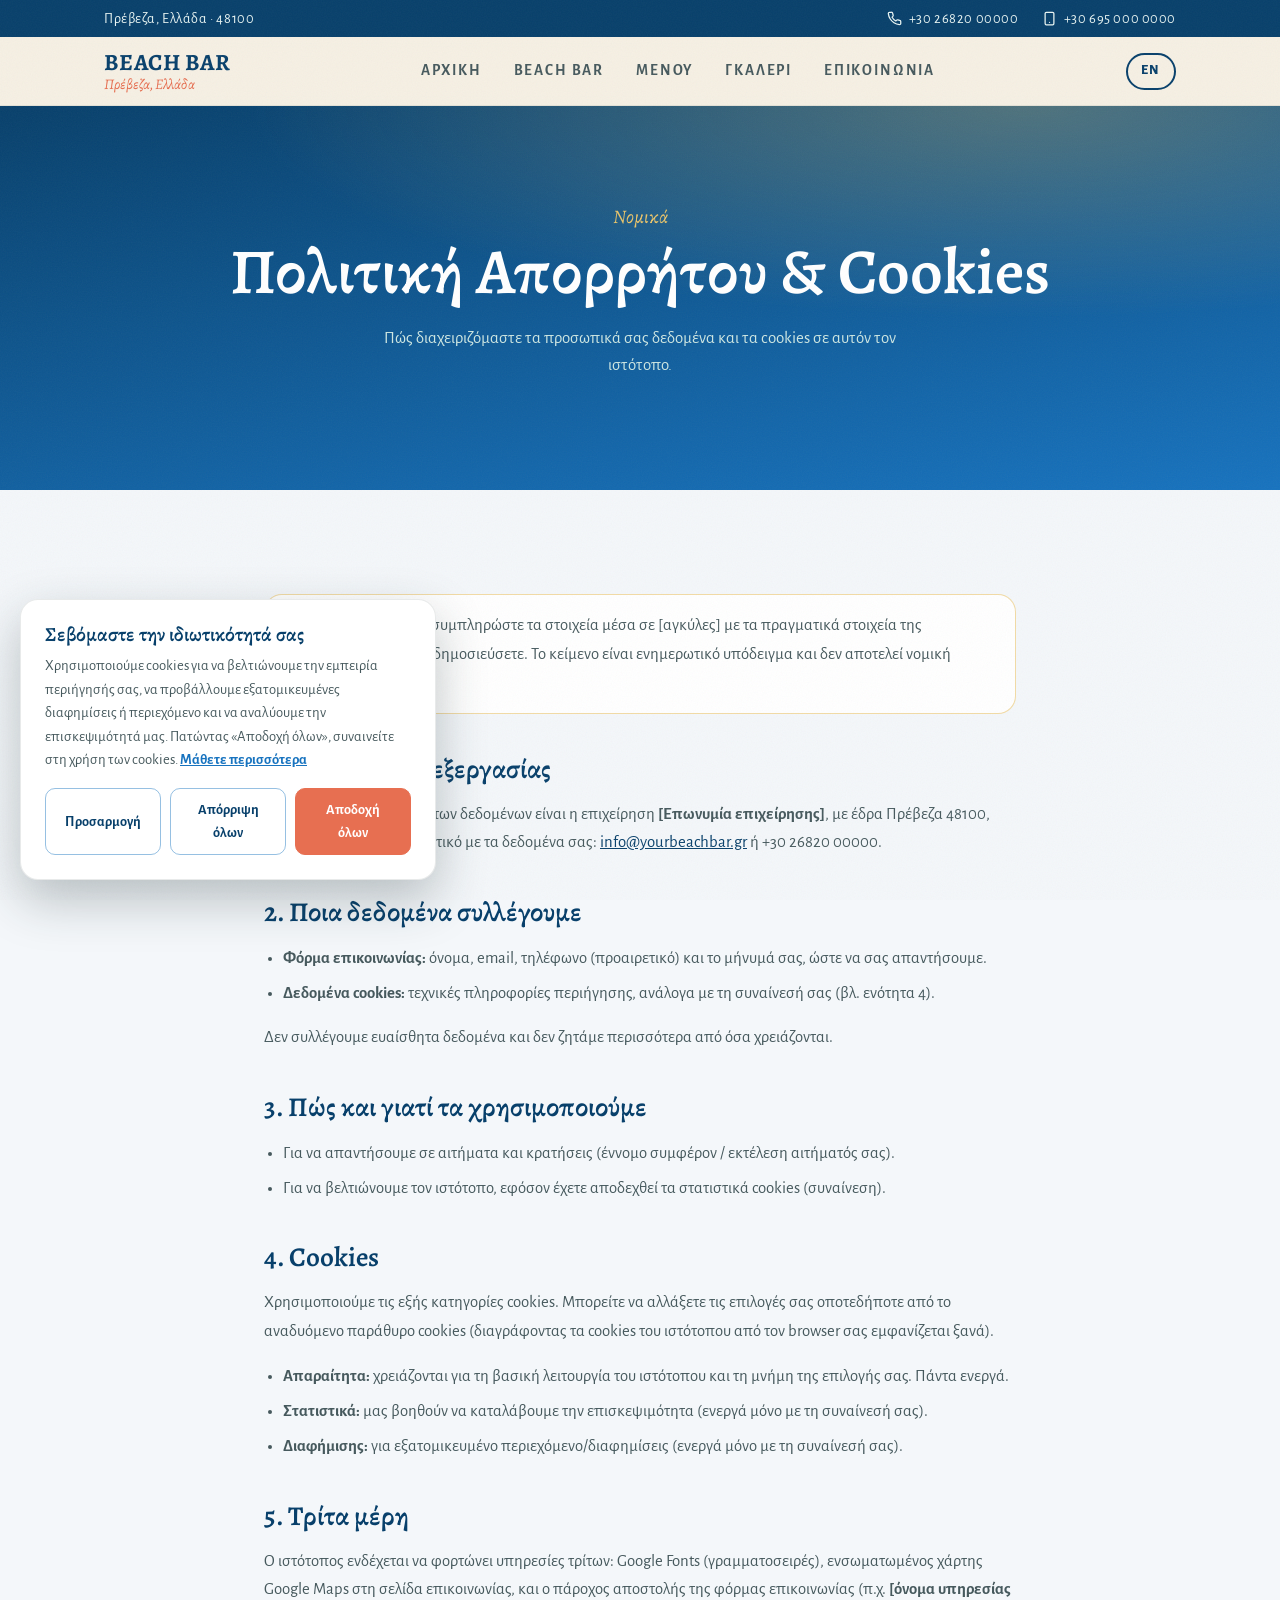
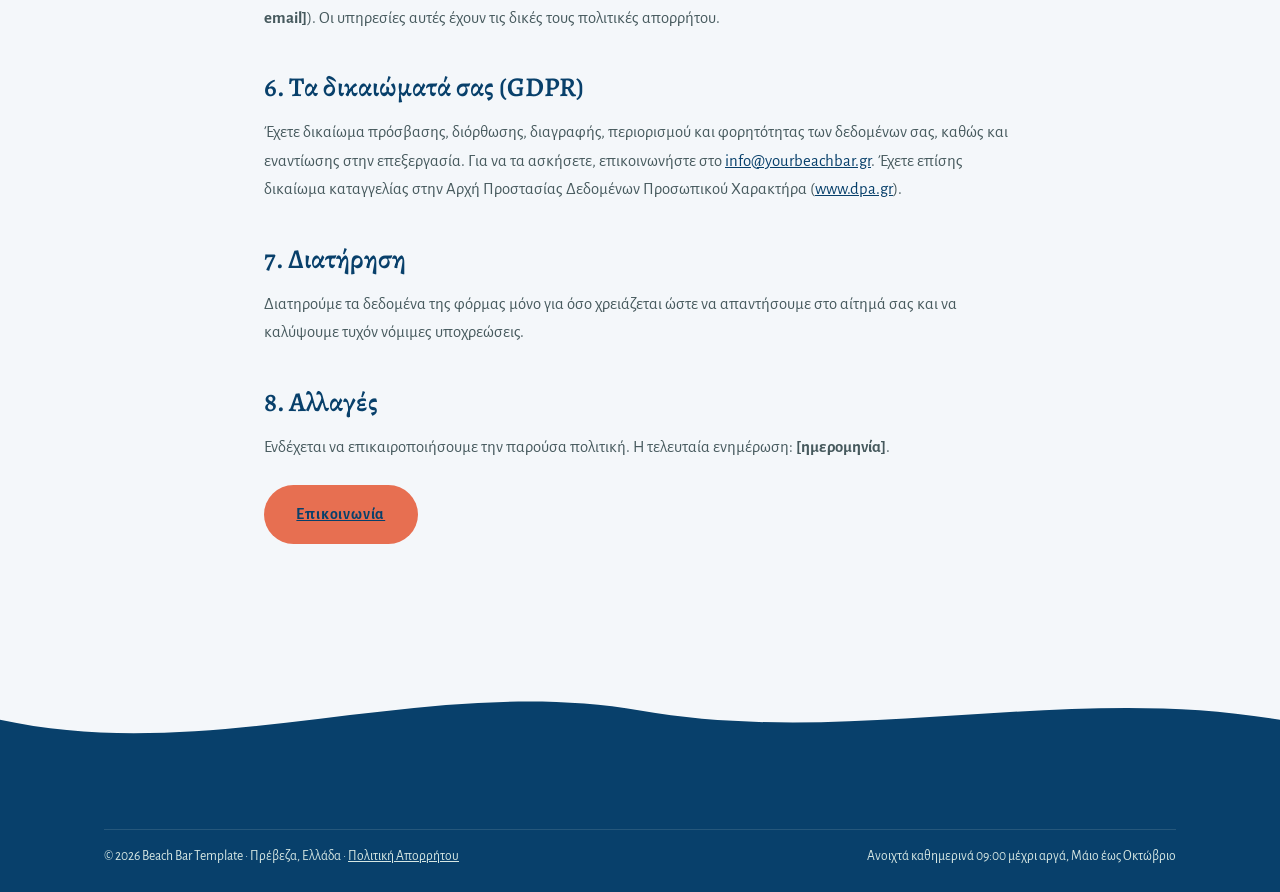
<file: privacy.html>
<!DOCTYPE html>
<html lang="el">
<head>
  <meta charset="UTF-8">
  <meta name="viewport" content="width=device-width, initial-scale=1">
  <title>Πολιτική Απορρήτου &amp; Cookies | Beach Bar Πρέβεζα</title>
  <meta name="description" content="Πολιτική απορρήτου και cookies του Beach Bar στην Πρέβεζα: ποια δεδομένα συλλέγουμε, πώς χρησιμοποιούμε cookies και τα δικαιώματά σας.">
  <meta name="robots" content="index, follow">
  <meta name="theme-color" content="#08406b">
  <!-- SEO: replace yourbeachbar.gr with your real domain everywhere -->
  <link rel="canonical" href="https://www.yourbeachbar.gr/privacy.html">
  <link rel="alternate" hreflang="el" href="https://www.yourbeachbar.gr/privacy.html">
  <link rel="alternate" hreflang="en" href="https://www.yourbeachbar.gr/en/privacy.html">
  <link rel="alternate" hreflang="x-default" href="https://www.yourbeachbar.gr/privacy.html">
  <link rel="icon" href="data:image/svg+xml,%3Csvg xmlns='http://www.w3.org/2000/svg' viewBox='0 0 100 100'%3E%3Crect width='100' height='100' rx='20' fill='%23f4f7fa'/%3E%3Ccircle cx='50' cy='42' r='20' fill='%23e9c46a'/%3E%3Cpath d='M0 76 Q25 60 50 76 T100 76 V100 H0 Z' fill='%231773bf'/%3E%3C/svg%3E">
  <link rel="icon" type="image/png" sizes="32x32" href="favicon-32.png">
  <link rel="icon" type="image/png" sizes="16x16" href="favicon-16.png">
  <link rel="apple-touch-icon" href="apple-touch-icon.png">
  <link rel="manifest" href="site.webmanifest">
  <link rel="preconnect" href="https://fonts.googleapis.com">
  <link rel="preconnect" href="https://fonts.gstatic.com" crossorigin>
  <link href="https://fonts.googleapis.com/css2?family=Alegreya:ital,wght@0,500;0,600;0,700;1,500;1,600&family=Alegreya+Sans:wght@400;500;700;800&display=swap" rel="stylesheet">
  <link rel="stylesheet" href="styles.css">
</head>
<body>
  <a class="skip-link" href="#main">Μετάβαση στο περιεχόμενο</a>

  <div class="topbar">
    <div class="container">
      <span class="topbar-loc">Πρέβεζα, Ελλάδα &middot; 48100</span>
      <div class="topbar-phones">
        <a href="tel:+302682000000">
          <svg viewBox="0 0 24 24" fill="none" stroke="currentColor" stroke-width="2" stroke-linecap="round" stroke-linejoin="round" aria-hidden="true"><path d="M22 16.92v3a2 2 0 0 1-2.18 2 19.79 19.79 0 0 1-8.63-3.07 19.5 19.5 0 0 1-6-6 19.79 19.79 0 0 1-3.07-8.67A2 2 0 0 1 4.11 2h3a2 2 0 0 1 2 1.72c.127.96.361 1.903.7 2.81a2 2 0 0 1-.45 2.11L8.09 9.91a16 16 0 0 0 6 6l1.27-1.27a2 2 0 0 1 2.11-.45c.907.339 1.85.573 2.81.7A2 2 0 0 1 22 16.92z"/></svg>
          +30 26820 00000
        </a>
        <a href="tel:+306950000000">
          <svg viewBox="0 0 24 24" fill="none" stroke="currentColor" stroke-width="2" stroke-linecap="round" stroke-linejoin="round" aria-hidden="true"><rect x="5" y="2" width="14" height="20" rx="2"/><path d="M12 18h.01"/></svg>
          +30 695 000 0000
        </a>
      </div>
    </div>
  </div>

  <header class="site-header">
    <div class="container">
      <a class="wordmark" href="index.html">
        <strong>BEACH BAR</strong>
        <span>Πρέβεζα, Ελλάδα</span>
      </a>
      <nav class="main-nav" id="main-nav" aria-label="Κύρια πλοήγηση">
        <a href="index.html">ΑΡΧΙΚΗ</a>
        <a href="index.html#beach-bar">BEACH BAR</a>
        <a href="menu.html">ΜΕΝΟΥ</a>
        <a href="gallery.html">ΓΚΑΛΕΡΙ</a>
        <a href="contact.html">ΕΠΙΚΟΙΝΩΝΙΑ</a>
      </nav>
      <div class="header-tools">
        <a class="lang-switch" href="en/privacy.html" lang="en" hreflang="en" aria-label="English">EN</a>
        <button class="nav-toggle" aria-expanded="false" aria-controls="main-nav" aria-label="Εναλλαγή πλοήγησης">
          <svg viewBox="0 0 24 24" fill="none" stroke="currentColor" stroke-width="2.5" stroke-linecap="round" aria-hidden="true"><line x1="4" y1="7" x2="20" y2="7"/><line x1="4" y1="12" x2="20" y2="12"/><line x1="4" y1="17" x2="20" y2="17"/></svg>
        </button>
      </div>
    </div>
  </header>

  <main id="main">
    <section class="page-hero">
      <div class="container">
        <span class="kicker">Νομικά</span>
        <h1>Πολιτική Απορρήτου &amp; Cookies</h1>
        <p>Πώς διαχειριζόμαστε τα προσωπικά σας δεδομένα και τα cookies σε αυτόν τον ιστότοπο.</p>
      </div>
    </section>

    <section class="section">
      <div class="container legal-page">
        <p class="legal-note"><strong>Σημείωση template:</strong> συμπληρώστε τα στοιχεία μέσα σε [αγκύλες] με τα πραγματικά στοιχεία της επιχείρησής σας πριν δημοσιεύσετε. Το κείμενο είναι ενημερωτικό υπόδειγμα και δεν αποτελεί νομική συμβουλή.</p>

        <h2>1. Υπεύθυνος επεξεργασίας</h2>
        <p>Υπεύθυνος επεξεργασίας των δεδομένων είναι η επιχείρηση <strong>[Επωνυμία επιχείρησης]</strong>, με έδρα Πρέβεζα 48100, Ελλάδα. Για κάθε θέμα σχετικό με τα δεδομένα σας: <a href="mailto:info@yourbeachbar.gr">info@yourbeachbar.gr</a> ή +30 26820 00000.</p>

        <h2>2. Ποια δεδομένα συλλέγουμε</h2>
        <ul>
          <li><strong>Φόρμα επικοινωνίας:</strong> όνομα, email, τηλέφωνο (προαιρετικό) και το μήνυμά σας, ώστε να σας απαντήσουμε.</li>
          <li><strong>Δεδομένα cookies:</strong> τεχνικές πληροφορίες περιήγησης, ανάλογα με τη συναίνεσή σας (βλ. ενότητα 4).</li>
        </ul>
        <p>Δεν συλλέγουμε ευαίσθητα δεδομένα και δεν ζητάμε περισσότερα από όσα χρειάζονται.</p>

        <h2>3. Πώς και γιατί τα χρησιμοποιούμε</h2>
        <ul>
          <li>Για να απαντήσουμε σε αιτήματα και κρατήσεις (έννομο συμφέρον / εκτέλεση αιτήματός σας).</li>
          <li>Για να βελτιώνουμε τον ιστότοπο, εφόσον έχετε αποδεχθεί τα στατιστικά cookies (συναίνεση).</li>
        </ul>

        <h2>4. Cookies</h2>
        <p>Χρησιμοποιούμε τις εξής κατηγορίες cookies. Μπορείτε να αλλάξετε τις επιλογές σας οποτεδήποτε από το αναδυόμενο παράθυρο cookies (διαγράφοντας τα cookies του ιστότοπου από τον browser σας εμφανίζεται ξανά).</p>
        <ul>
          <li><strong>Απαραίτητα:</strong> χρειάζονται για τη βασική λειτουργία του ιστότοπου και τη μνήμη της επιλογής σας. Πάντα ενεργά.</li>
          <li><strong>Στατιστικά:</strong> μας βοηθούν να καταλάβουμε την επισκεψιμότητα (ενεργά μόνο με τη συναίνεσή σας).</li>
          <li><strong>Διαφήμισης:</strong> για εξατομικευμένο περιεχόμενο/διαφημίσεις (ενεργά μόνο με τη συναίνεσή σας).</li>
        </ul>

        <h2>5. Τρίτα μέρη</h2>
        <p>Ο ιστότοπος ενδέχεται να φορτώνει υπηρεσίες τρίτων: Google Fonts (γραμματοσειρές), ενσωματωμένος χάρτης Google Maps στη σελίδα επικοινωνίας, και ο πάροχος αποστολής της φόρμας επικοινωνίας (π.χ. <strong>[όνομα υπηρεσίας email]</strong>). Οι υπηρεσίες αυτές έχουν τις δικές τους πολιτικές απορρήτου.</p>

        <h2>6. Τα δικαιώματά σας (GDPR)</h2>
        <p>Έχετε δικαίωμα πρόσβασης, διόρθωσης, διαγραφής, περιορισμού και φορητότητας των δεδομένων σας, καθώς και εναντίωσης στην επεξεργασία. Για να τα ασκήσετε, επικοινωνήστε στο <a href="mailto:info@yourbeachbar.gr">info@yourbeachbar.gr</a>. Έχετε επίσης δικαίωμα καταγγελίας στην Αρχή Προστασίας Δεδομένων Προσωπικού Χαρακτήρα (<a href="https://www.dpa.gr" target="_blank" rel="noopener">www.dpa.gr</a>).</p>

        <h2>7. Διατήρηση</h2>
        <p>Διατηρούμε τα δεδομένα της φόρμας μόνο για όσο χρειάζεται ώστε να απαντήσουμε στο αίτημά σας και να καλύψουμε τυχόν νόμιμες υποχρεώσεις.</p>

        <h2>8. Αλλαγές</h2>
        <p>Ενδέχεται να επικαιροποιήσουμε την παρούσα πολιτική. Η τελευταία ενημέρωση: <strong>[ημερομηνία]</strong>.</p>

        <p style="margin-top: var(--space-3);"><a class="btn btn-coral" href="contact.html">Επικοινωνία</a></p>
      </div>
    </section>
  </main>

  <footer class="site-footer">
    <svg class="wave footer-waves" viewBox="0 0 1440 110" preserveAspectRatio="none" aria-hidden="true">
      <path d="M0,60 C240,110 480,10 720,50 C960,90 1200,20 1440,60 L1440,110 L0,110 Z" fill="#08406b"/>
    </svg>
    <div class="container">
      <div class="footer-bottom">
        <span>&copy; 2026 Beach Bar Template &middot; Πρέβεζα, Ελλάδα &middot; <a href="privacy.html">Πολιτική Απορρήτου</a></span>
        <span>Ανοιχτά καθημερινά 09:00 μέχρι αργά, Μάιο έως Οκτώβριο</span>
      </div>
    </div>
  </footer>

  <script src="script.js"></script>
</body>
</html>
</file>
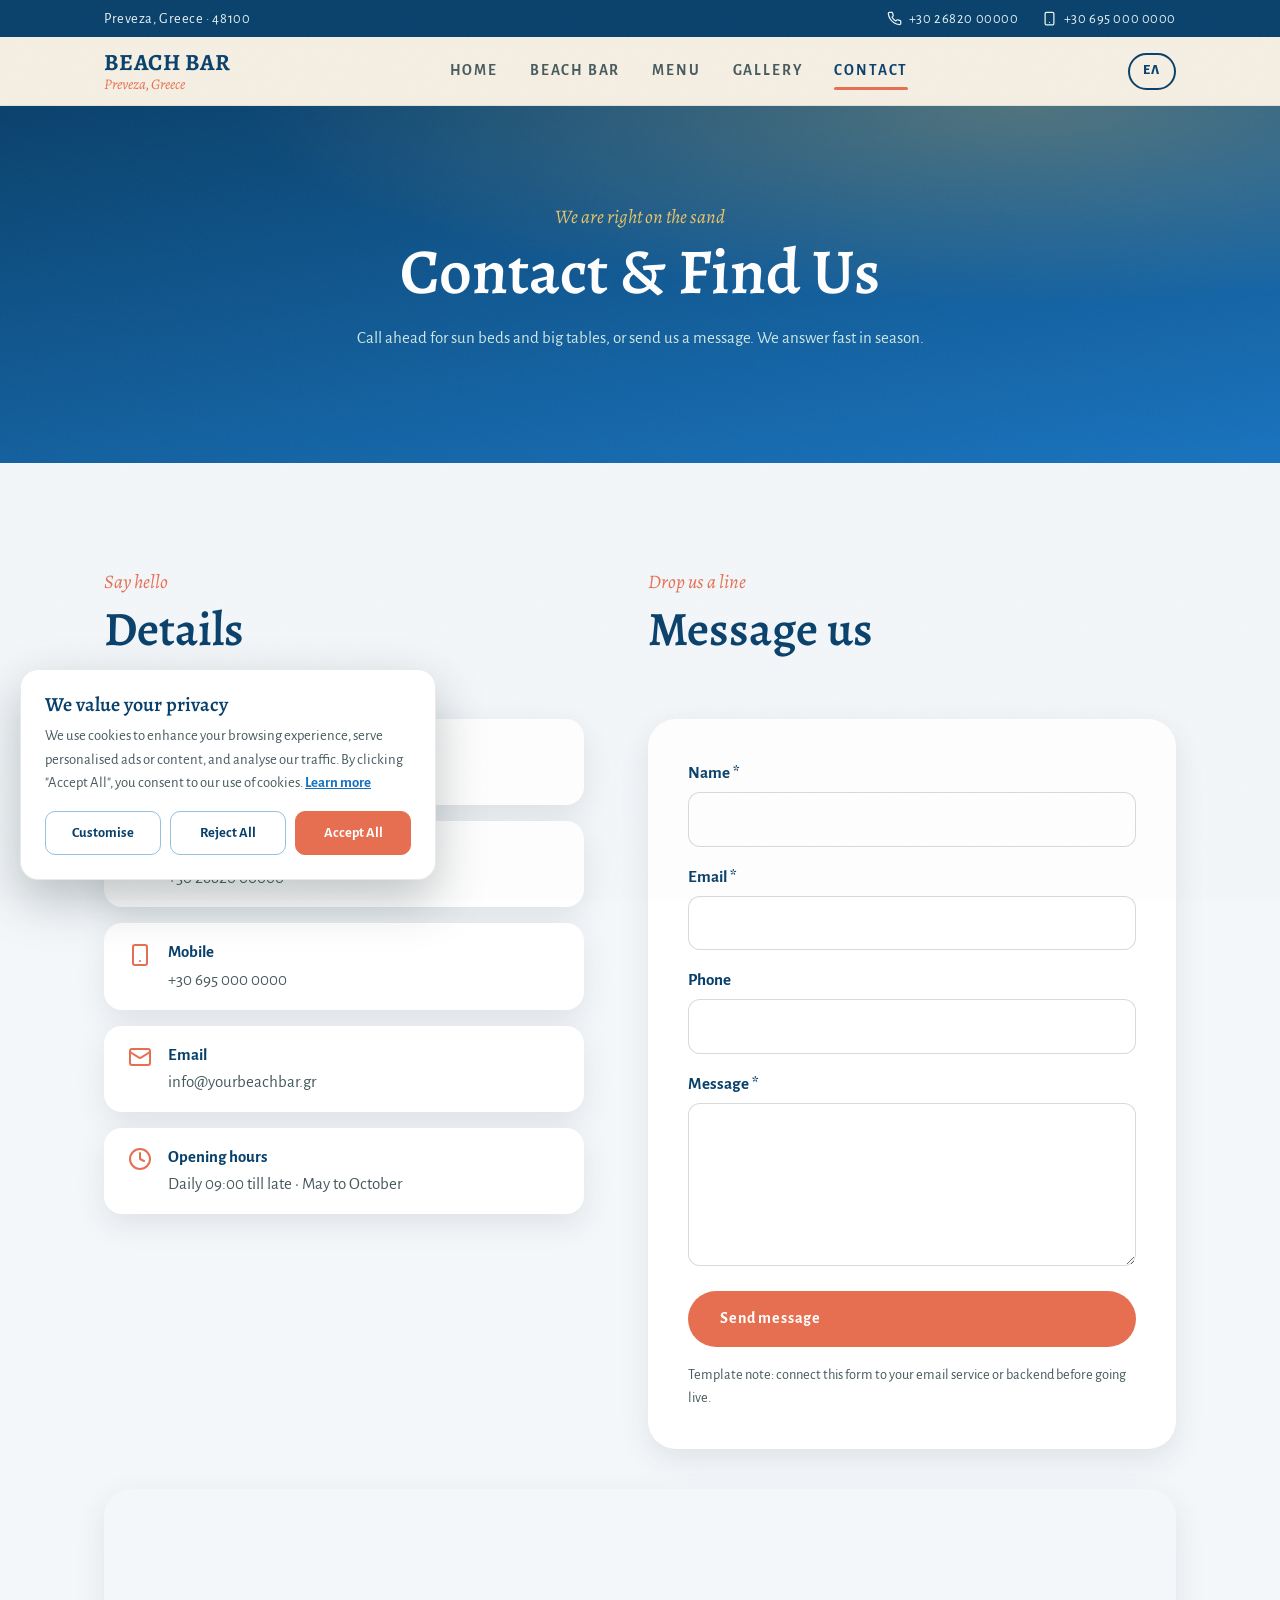
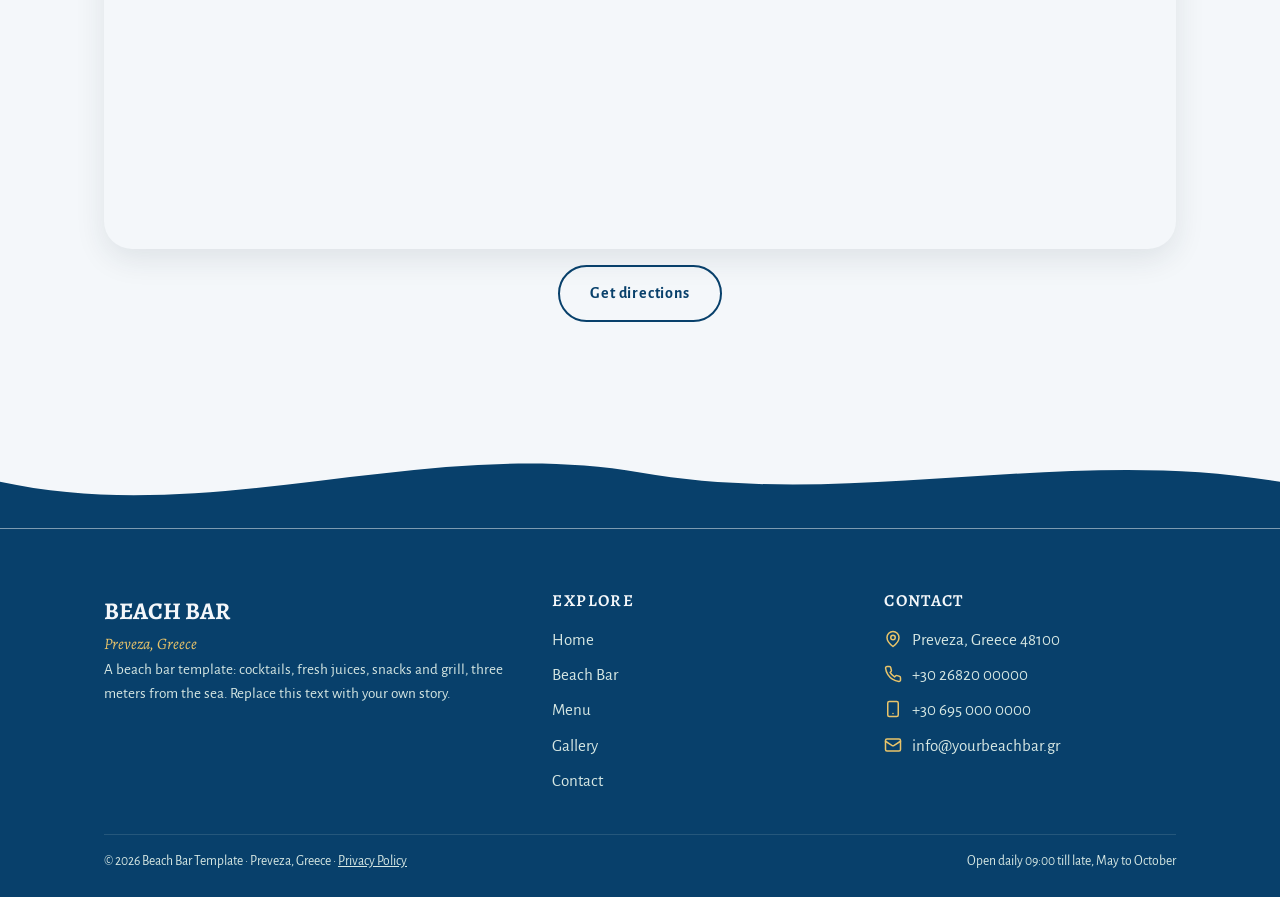
<file: en/contact.html>
<!DOCTYPE html>
<html lang="en">
<head>
  <meta charset="UTF-8">
  <meta name="viewport" content="width=device-width, initial-scale=1">
  <title>Contact | Beach Bar Preveza</title>
  <meta name="description" content="Find us on the beach in Preveza, Greece 48100. Call +30 26820 00000 or +30 695 000 0000. Open daily 09:00 till late, May to October.">
  <meta name="robots" content="index, follow">
  <meta name="theme-color" content="#08406b">
  <!-- SEO: replace yourbeachbar.gr with your real domain everywhere -->
  <link rel="canonical" href="https://www.yourbeachbar.gr/en/contact.html">
  <link rel="alternate" hreflang="el" href="https://www.yourbeachbar.gr/contact.html">
  <link rel="alternate" hreflang="en" href="https://www.yourbeachbar.gr/en/contact.html">
  <link rel="alternate" hreflang="x-default" href="https://www.yourbeachbar.gr/contact.html">
  <meta property="og:type" content="website">
  <meta property="og:site_name" content="Beach Bar Preveza">
  <meta property="og:title" content="Contact | Beach Bar Preveza">
  <meta property="og:description" content="Find us on the beach in Preveza, Greece 48100. Call +30 26820 00000.">
  <meta property="og:url" content="https://www.yourbeachbar.gr/en/contact.html">
  <meta property="og:image" content="https://www.yourbeachbar.gr/og-image.jpg">
  <meta property="og:locale" content="en_US">
  <meta property="og:locale:alternate" content="el_GR">
  <meta name="twitter:card" content="summary_large_image">
  <meta name="twitter:title" content="Contact | Beach Bar Preveza">
  <meta name="twitter:description" content="Find us on the beach in Preveza, Greece 48100. Call +30 26820 00000.">
  <meta name="twitter:image" content="https://www.yourbeachbar.gr/og-image.jpg">
  <link rel="icon" href="data:image/svg+xml,%3Csvg xmlns='http://www.w3.org/2000/svg' viewBox='0 0 100 100'%3E%3Crect width='100' height='100' rx='20' fill='%23f4f7fa'/%3E%3Ccircle cx='50' cy='42' r='20' fill='%23e9c46a'/%3E%3Cpath d='M0 76 Q25 60 50 76 T100 76 V100 H0 Z' fill='%231773bf'/%3E%3C/svg%3E">
  <link rel="icon" type="image/png" sizes="32x32" href="../favicon-32.png">
  <link rel="icon" type="image/png" sizes="16x16" href="../favicon-16.png">
  <link rel="apple-touch-icon" href="../apple-touch-icon.png">
  <link rel="manifest" href="../site.webmanifest">
  <link rel="preconnect" href="https://fonts.googleapis.com">
  <link rel="preconnect" href="https://fonts.gstatic.com" crossorigin>
  <link href="https://fonts.googleapis.com/css2?family=Alegreya:ital,wght@0,500;0,600;0,700;1,500;1,600&family=Alegreya+Sans:wght@400;500;700;800&display=swap" rel="stylesheet">
  <link rel="stylesheet" href="../styles.css">
</head>
<body>
  <a class="skip-link" href="#main">Skip to content</a>

  <div class="topbar">
    <div class="container">
      <span class="topbar-loc">Preveza, Greece &middot; 48100</span>
      <div class="topbar-phones">
        <a href="tel:+302682000000">
          <svg viewBox="0 0 24 24" fill="none" stroke="currentColor" stroke-width="2" stroke-linecap="round" stroke-linejoin="round" aria-hidden="true"><path d="M22 16.92v3a2 2 0 0 1-2.18 2 19.79 19.79 0 0 1-8.63-3.07 19.5 19.5 0 0 1-6-6 19.79 19.79 0 0 1-3.07-8.67A2 2 0 0 1 4.11 2h3a2 2 0 0 1 2 1.72c.127.96.361 1.903.7 2.81a2 2 0 0 1-.45 2.11L8.09 9.91a16 16 0 0 0 6 6l1.27-1.27a2 2 0 0 1 2.11-.45c.907.339 1.85.573 2.81.7A2 2 0 0 1 22 16.92z"/></svg>
          +30 26820 00000
        </a>
        <a href="tel:+306950000000">
          <svg viewBox="0 0 24 24" fill="none" stroke="currentColor" stroke-width="2" stroke-linecap="round" stroke-linejoin="round" aria-hidden="true"><rect x="5" y="2" width="14" height="20" rx="2"/><path d="M12 18h.01"/></svg>
          +30 695 000 0000
        </a>
      </div>
    </div>
  </div>

  <header class="site-header">
    <div class="container">
      <a class="wordmark" href="index.html">
        <strong>BEACH BAR</strong>
        <span>Preveza, Greece</span>
      </a>
      <nav class="main-nav" id="main-nav" aria-label="Main navigation">
        <a href="index.html">Home</a>
        <a href="index.html#beach-bar">Beach Bar</a>
        <a href="menu.html">Menu</a>
        <a href="gallery.html">Gallery</a>
        <a href="contact.html" aria-current="page">Contact</a>
      </nav>
      <div class="header-tools">
        <a class="lang-switch" href="../contact.html" lang="el" hreflang="el" aria-label="Ελληνικά">ΕΛ</a>
        <button class="nav-toggle" aria-expanded="false" aria-controls="main-nav" aria-label="Toggle navigation">
          <svg viewBox="0 0 24 24" fill="none" stroke="currentColor" stroke-width="2.5" stroke-linecap="round" aria-hidden="true"><line x1="4" y1="7" x2="20" y2="7"/><line x1="4" y1="12" x2="20" y2="12"/><line x1="4" y1="17" x2="20" y2="17"/></svg>
        </button>
      </div>
    </div>
  </header>

  <main id="main">
    <section class="page-hero">
      <div class="container">
        <span class="kicker">We are right on the sand</span>
        <h1>Contact &amp; Find Us</h1>
        <p>Call ahead for sun beds and big tables, or send us a message. We answer fast in season.</p>
      </div>
    </section>

    <section class="section">
      <div class="container">
        <div class="contact-layout">
          <div>
            <div class="section-head">
              <span class="kicker">Say hello</span>
              <h2>Details</h2>
            </div>
            <ul class="info-list">
              <li>
                <svg viewBox="0 0 24 24" fill="none" stroke="currentColor" stroke-width="2" stroke-linecap="round" stroke-linejoin="round" aria-hidden="true"><path d="M20 10c0 6-8 12-8 12s-8-6-8-12a8 8 0 0 1 16 0z"/><circle cx="12" cy="10" r="3"/></svg>
                <div>
                  <strong>Address</strong>
                  <span>Beachfront, Preveza, Greece 48100</span>
                </div>
              </li>
              <li>
                <svg viewBox="0 0 24 24" fill="none" stroke="currentColor" stroke-width="2" stroke-linecap="round" stroke-linejoin="round" aria-hidden="true"><path d="M22 16.92v3a2 2 0 0 1-2.18 2 19.79 19.79 0 0 1-8.63-3.07 19.5 19.5 0 0 1-6-6 19.79 19.79 0 0 1-3.07-8.67A2 2 0 0 1 4.11 2h3a2 2 0 0 1 2 1.72c.127.96.361 1.903.7 2.81a2 2 0 0 1-.45 2.11L8.09 9.91a16 16 0 0 0 6 6l1.27-1.27a2 2 0 0 1 2.11-.45c.907.339 1.85.573 2.81.7A2 2 0 0 1 22 16.92z"/></svg>
                <div>
                  <strong>Phone</strong>
                  <a href="tel:+302682000000">+30 26820 00000</a>
                </div>
              </li>
              <li>
                <svg viewBox="0 0 24 24" fill="none" stroke="currentColor" stroke-width="2" stroke-linecap="round" stroke-linejoin="round" aria-hidden="true"><rect x="5" y="2" width="14" height="20" rx="2"/><path d="M12 18h.01"/></svg>
                <div>
                  <strong>Mobile</strong>
                  <a href="tel:+306950000000">+30 695 000 0000</a>
                </div>
              </li>
              <li>
                <svg viewBox="0 0 24 24" fill="none" stroke="currentColor" stroke-width="2" stroke-linecap="round" stroke-linejoin="round" aria-hidden="true"><rect x="2" y="4" width="20" height="16" rx="2"/><path d="m22 7-8.97 5.7a1.94 1.94 0 0 1-2.06 0L2 7"/></svg>
                <div>
                  <strong>Email</strong>
                  <a href="mailto:info@yourbeachbar.gr">info@yourbeachbar.gr</a>
                </div>
              </li>
              <li>
                <svg viewBox="0 0 24 24" fill="none" stroke="currentColor" stroke-width="2" stroke-linecap="round" stroke-linejoin="round" aria-hidden="true"><circle cx="12" cy="12" r="10"/><path d="M12 6v6l4 2"/></svg>
                <div>
                  <strong>Opening hours</strong>
                  <span>Daily 09:00 till late &middot; May to October</span>
                </div>
              </li>
            </ul>
          </div>

          <div>
            <div class="section-head">
              <span class="kicker">Drop us a line</span>
              <h2>Message us</h2>
            </div>
            <form class="contact-form" action="#" method="post">
              <div>
                <label for="cf-name">Name *</label>
                <input type="text" id="cf-name" name="name" required autocomplete="name">
              </div>
              <div>
                <label for="cf-email">Email *</label>
                <input type="email" id="cf-email" name="email" required autocomplete="email">
              </div>
              <div>
                <label for="cf-phone">Phone</label>
                <input type="tel" id="cf-phone" name="phone" autocomplete="tel">
              </div>
              <div>
                <label for="cf-message">Message *</label>
                <textarea id="cf-message" name="message" rows="5" required></textarea>
              </div>
              <button class="btn btn-coral" type="submit">Send message</button>
              <p class="form-note">Template note: connect this form to your email service or backend before going live.</p>
            </form>
          </div>
        </div>

        <!-- MAP: replace the q= value in both URLs below with your exact spot
             (your place name on Google Maps, or "lat,long"). Town-level pin for now. -->
        <div class="map-embed">
          <iframe title="Map &middot; Beach Bar Preveza" src="https://www.google.com/maps?q=Preveza%2048100%20Greece&output=embed" loading="lazy" referrerpolicy="no-referrer-when-downgrade" allowfullscreen></iframe>
        </div>
        <div class="map-actions">
          <a class="btn btn-outline" href="https://www.google.com/maps/dir/?api=1&destination=Preveza%2048100%20Greece" target="_blank" rel="noopener">Get directions</a>
        </div>
      </div>
    </section>
  </main>

  <footer class="site-footer">
    <svg class="wave footer-waves" viewBox="0 0 1440 110" preserveAspectRatio="none" aria-hidden="true">
      <path d="M0,60 C240,110 480,10 720,50 C960,90 1200,20 1440,60 L1440,110 L0,110 Z" fill="#08406b"/>
    </svg>
    <div class="container">
      <div class="footer-grid">
        <div class="footer-brand">
          <strong>BEACH BAR</strong>
          <span class="script">Preveza, Greece</span>
          <p>A beach bar template: cocktails, fresh juices, snacks and grill, three meters from the sea. Replace this text with your own story.</p>
        </div>
        <div>
          <h4>Explore</h4>
          <ul>
            <li><a href="index.html">Home</a></li>
            <li><a href="index.html#beach-bar">Beach Bar</a></li>
            <li><a href="menu.html">Menu</a></li>
            <li><a href="gallery.html">Gallery</a></li>
            <li><a href="contact.html">Contact</a></li>
          </ul>
        </div>
        <div>
          <h4>Contact</h4>
          <ul class="footer-contact">
            <li>
              <svg viewBox="0 0 24 24" fill="none" stroke="currentColor" stroke-width="2" stroke-linecap="round" stroke-linejoin="round" aria-hidden="true"><path d="M20 10c0 6-8 12-8 12s-8-6-8-12a8 8 0 0 1 16 0z"/><circle cx="12" cy="10" r="3"/></svg>
              <span>Preveza, Greece 48100</span>
            </li>
            <li>
              <svg viewBox="0 0 24 24" fill="none" stroke="currentColor" stroke-width="2" stroke-linecap="round" stroke-linejoin="round" aria-hidden="true"><path d="M22 16.92v3a2 2 0 0 1-2.18 2 19.79 19.79 0 0 1-8.63-3.07 19.5 19.5 0 0 1-6-6 19.79 19.79 0 0 1-3.07-8.67A2 2 0 0 1 4.11 2h3a2 2 0 0 1 2 1.72c.127.96.361 1.903.7 2.81a2 2 0 0 1-.45 2.11L8.09 9.91a16 16 0 0 0 6 6l1.27-1.27a2 2 0 0 1 2.11-.45c.907.339 1.85.573 2.81.7A2 2 0 0 1 22 16.92z"/></svg>
              <a href="tel:+302682000000">+30 26820 00000</a>
            </li>
            <li>
              <svg viewBox="0 0 24 24" fill="none" stroke="currentColor" stroke-width="2" stroke-linecap="round" stroke-linejoin="round" aria-hidden="true"><rect x="5" y="2" width="14" height="20" rx="2"/><path d="M12 18h.01"/></svg>
              <a href="tel:+306950000000">+30 695 000 0000</a>
            </li>
            <li>
              <svg viewBox="0 0 24 24" fill="none" stroke="currentColor" stroke-width="2" stroke-linecap="round" stroke-linejoin="round" aria-hidden="true"><rect x="2" y="4" width="20" height="16" rx="2"/><path d="m22 7-8.97 5.7a1.94 1.94 0 0 1-2.06 0L2 7"/></svg>
              <a href="mailto:info@yourbeachbar.gr">info@yourbeachbar.gr</a>
            </li>
          </ul>
        </div>
      </div>
      <div class="footer-bottom">
        <span>&copy; 2026 Beach Bar Template &middot; Preveza, Greece &middot; <a href="privacy.html">Privacy Policy</a></span>
        <span>Open daily 09:00 till late, May to October</span>
      </div>
    </div>
  </footer>

  <script src="../script.js"></script>
</body>
</html>
</file>
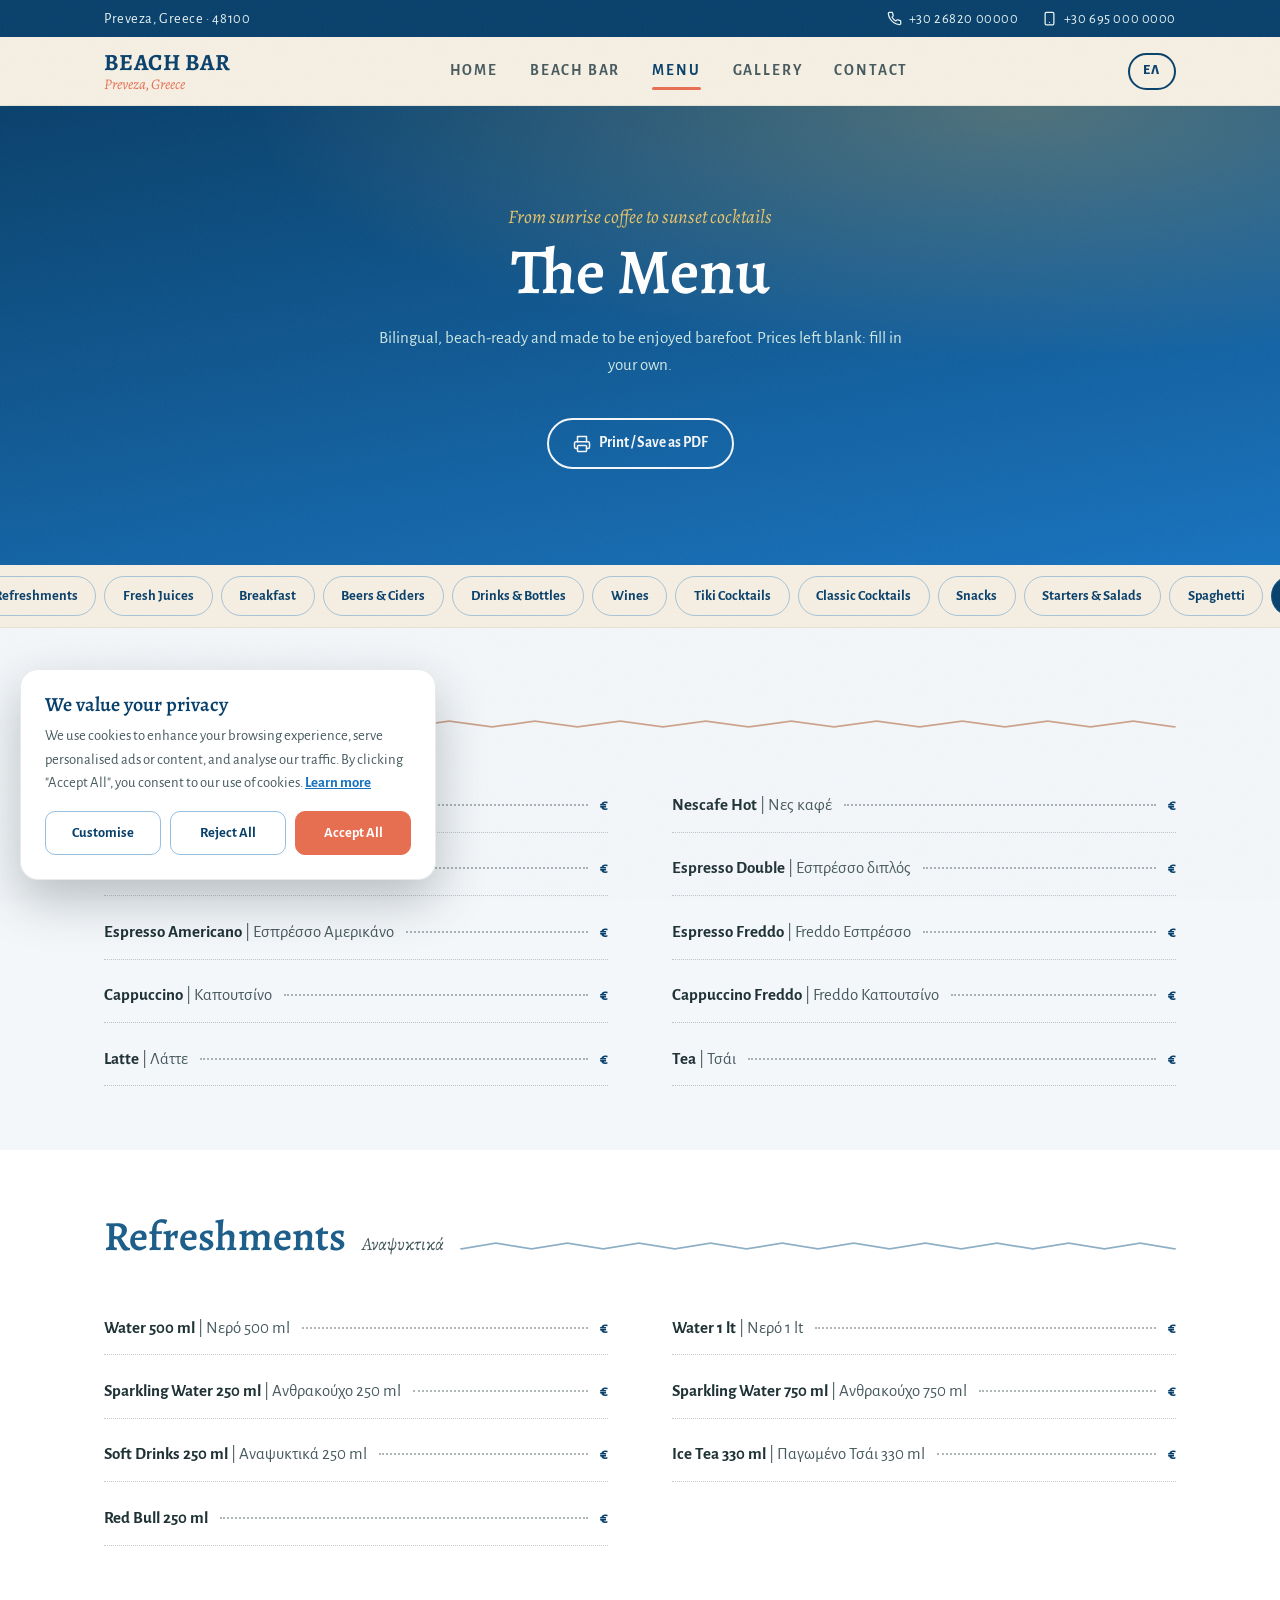
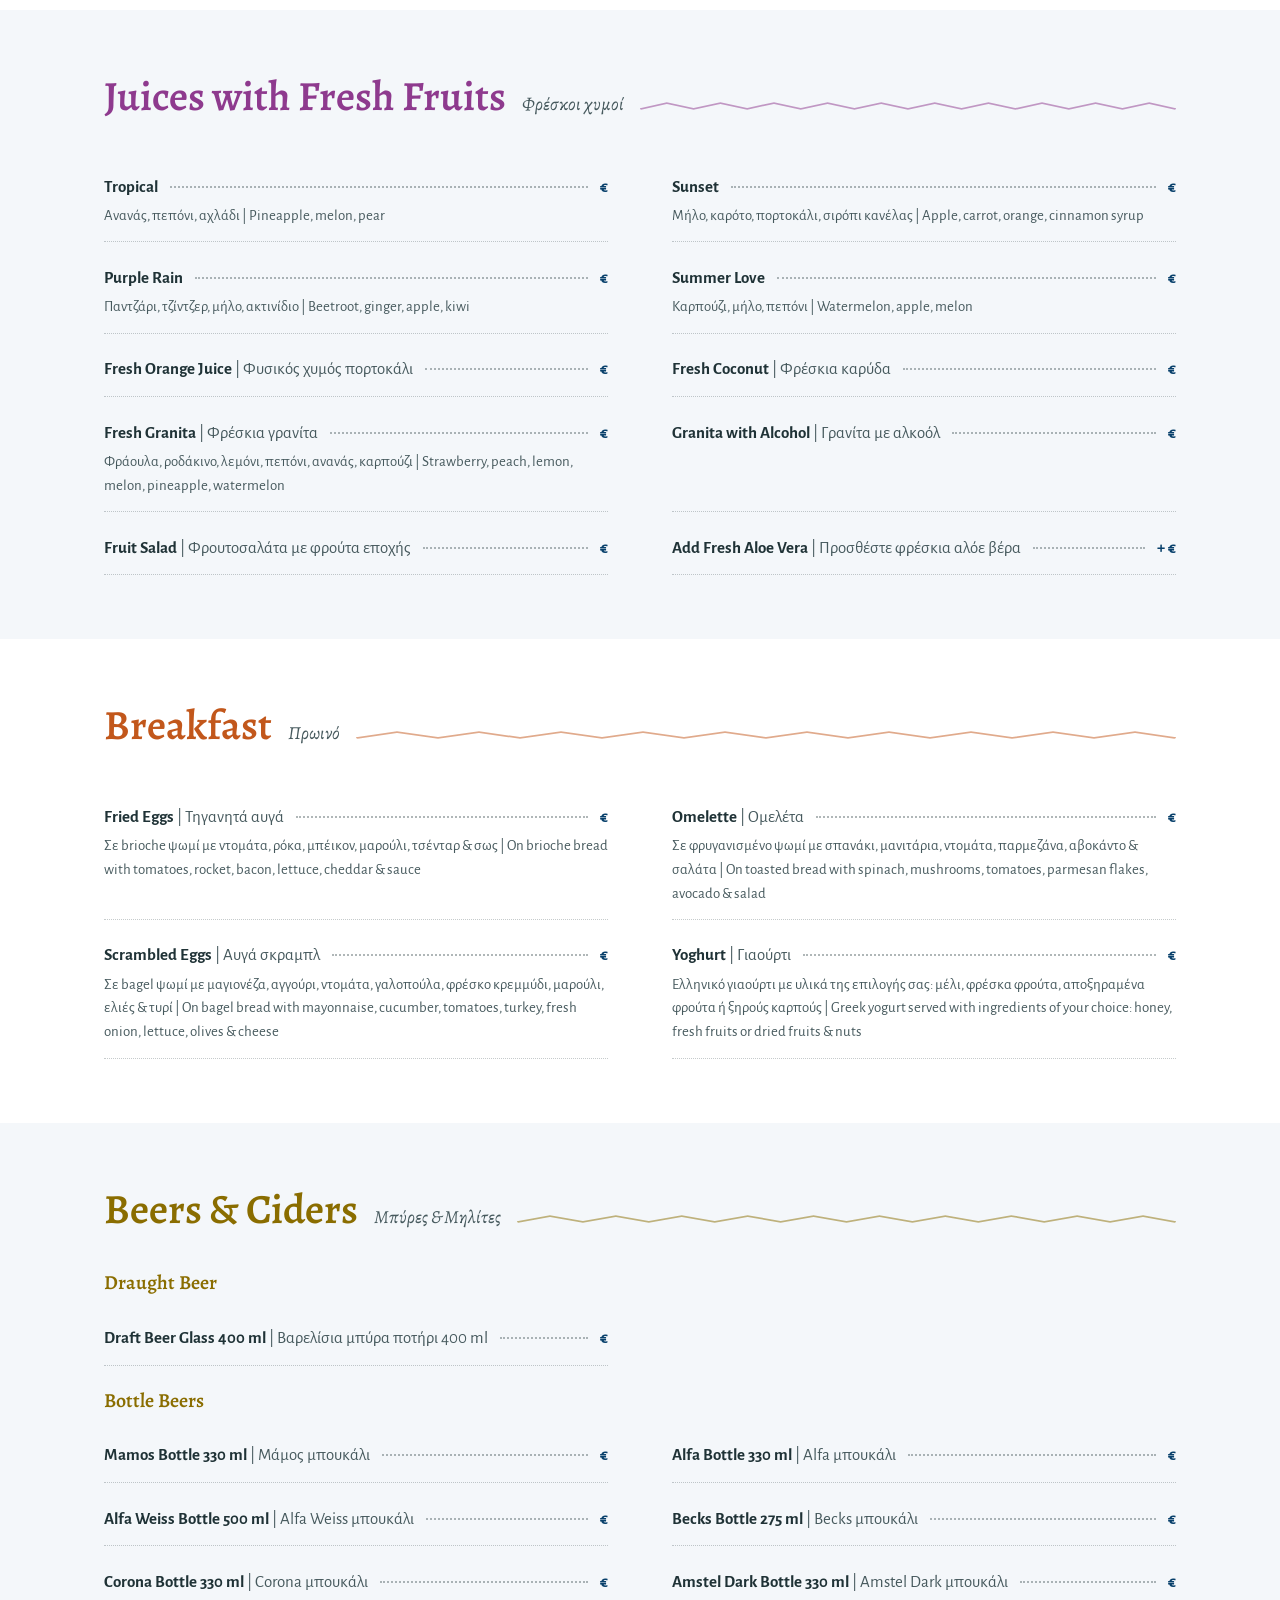
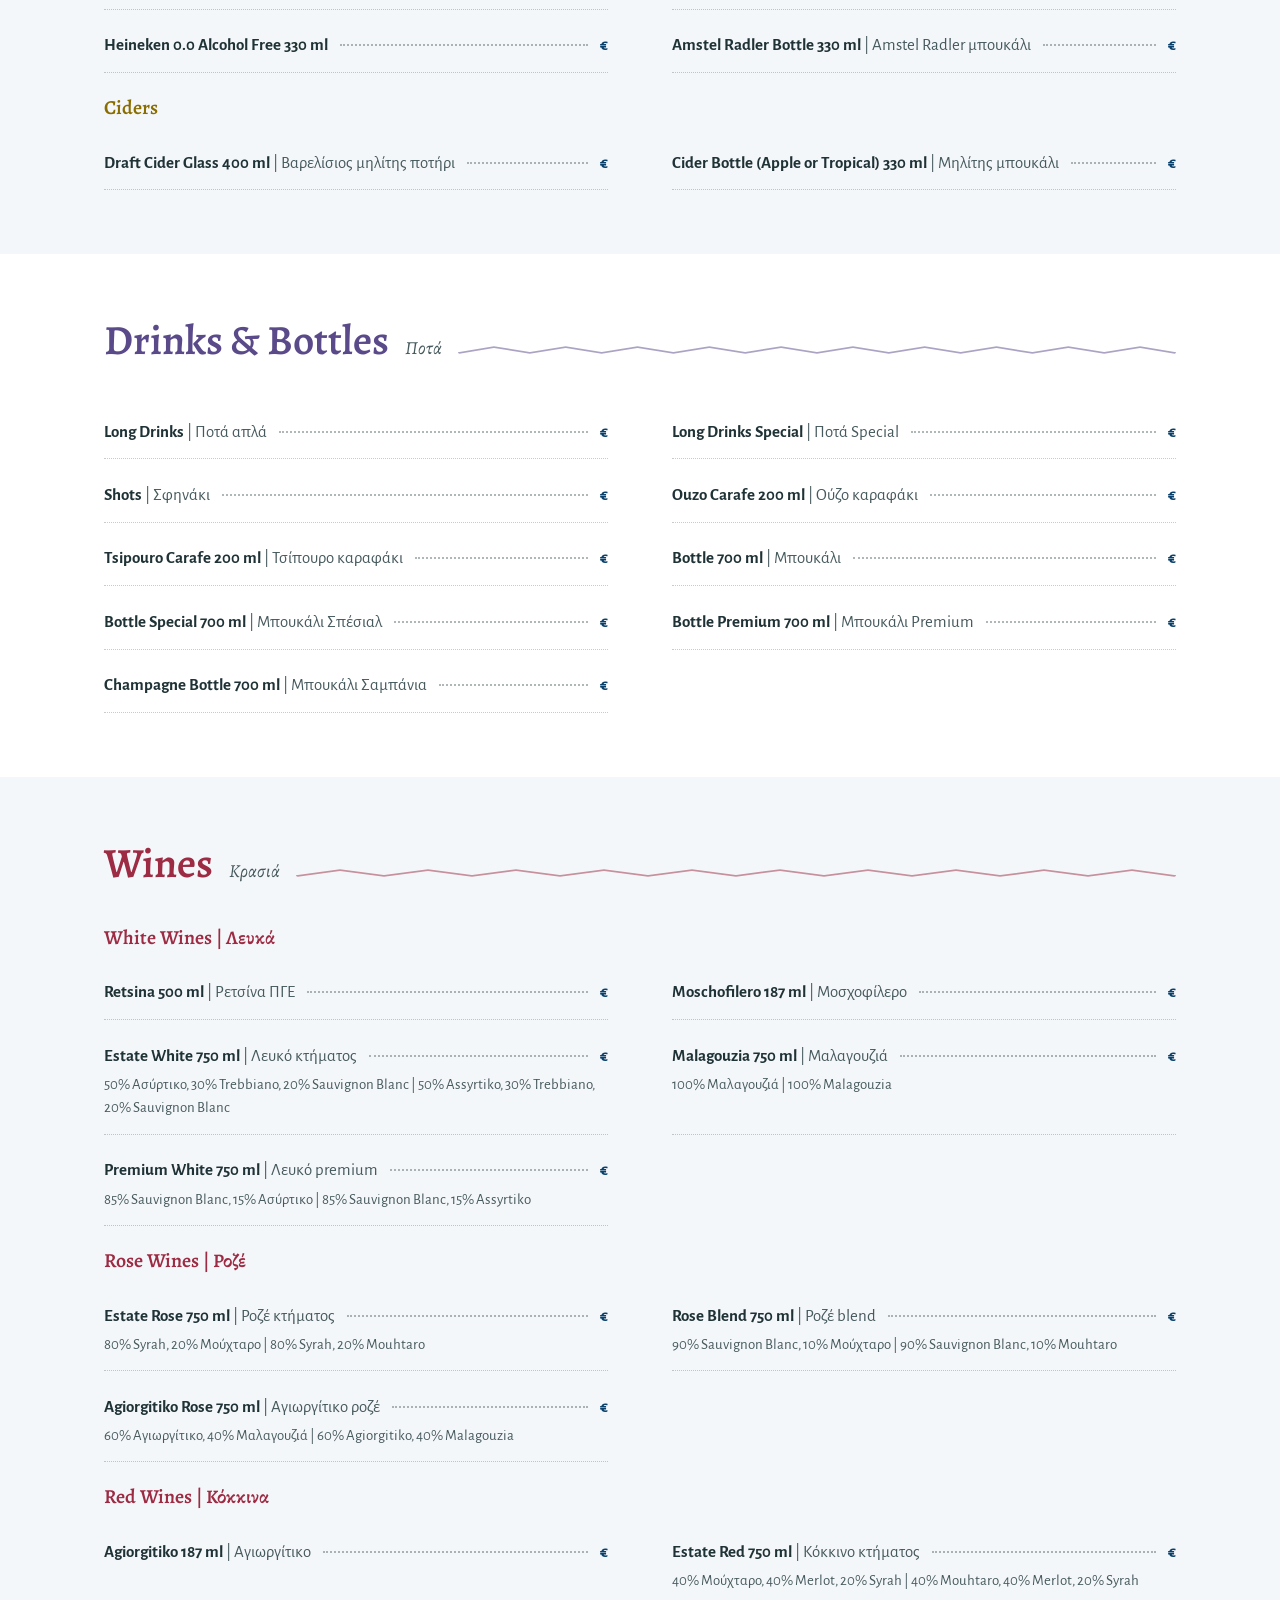
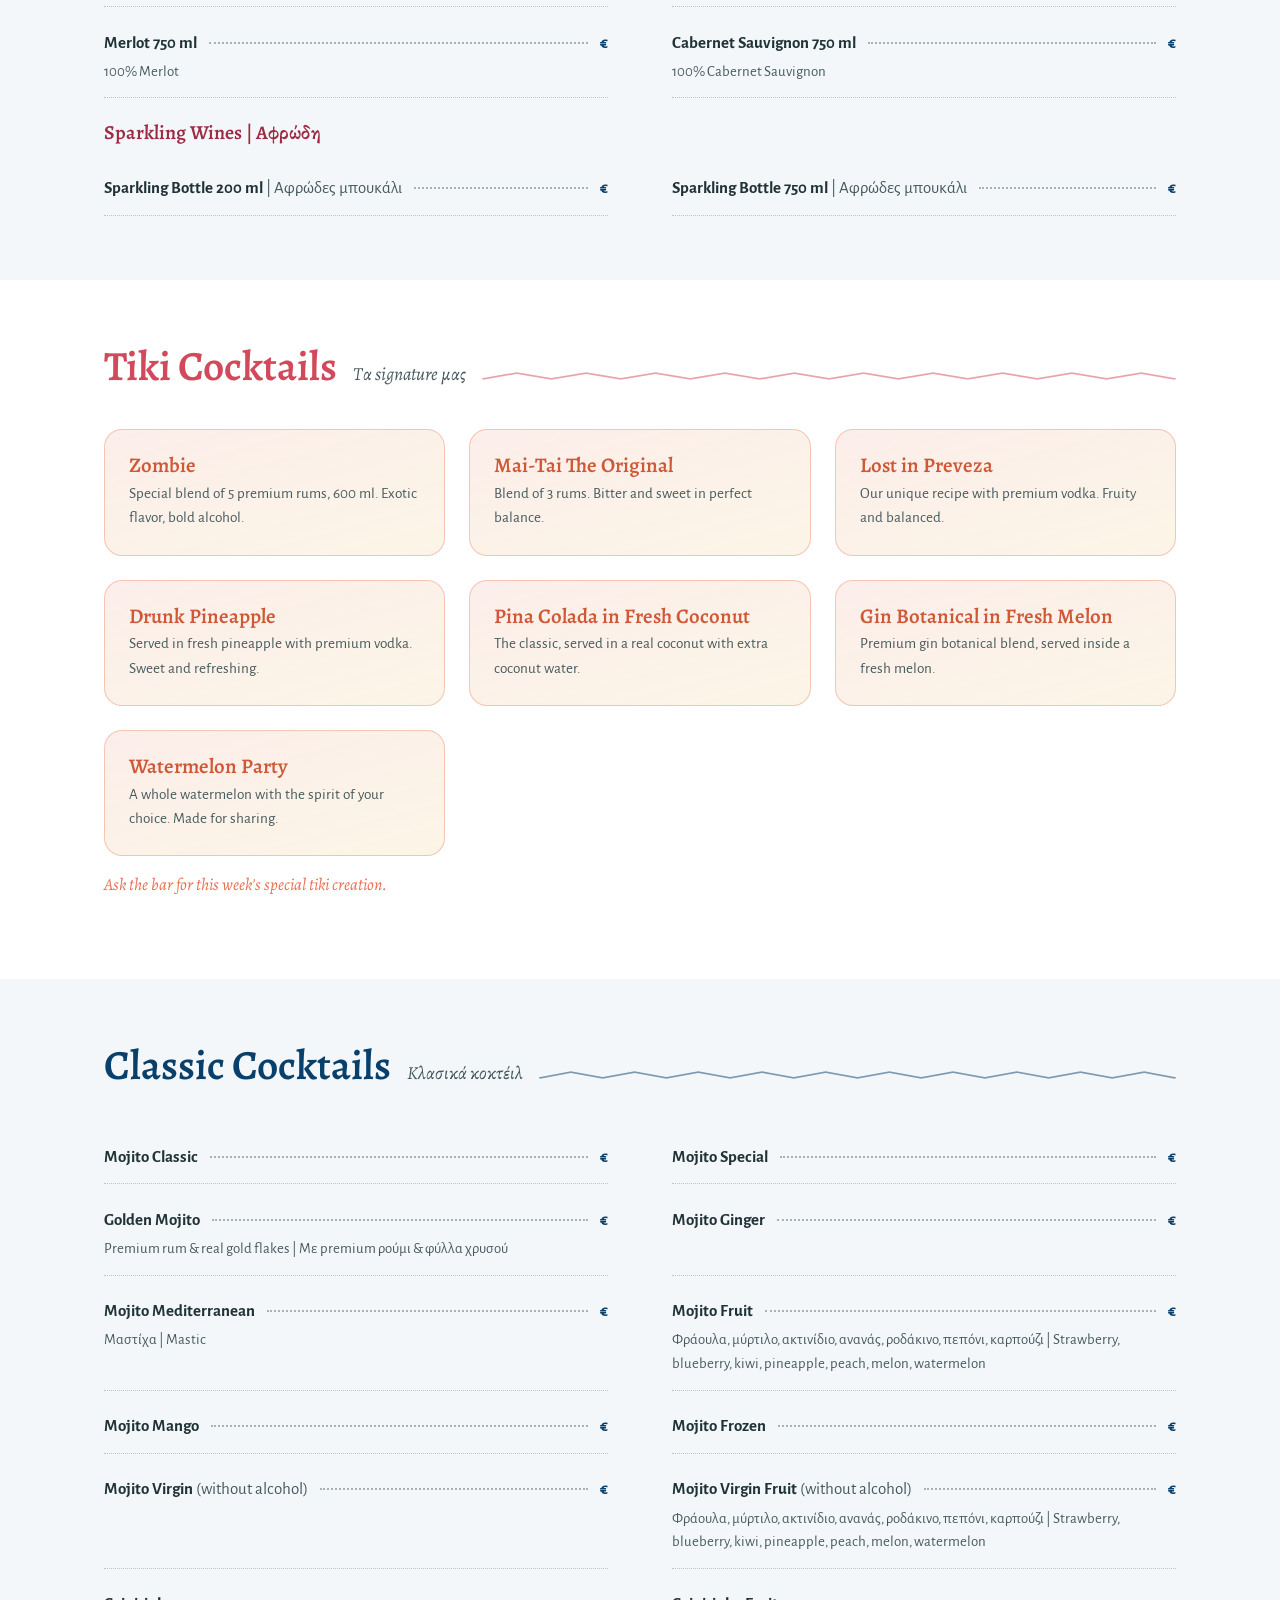
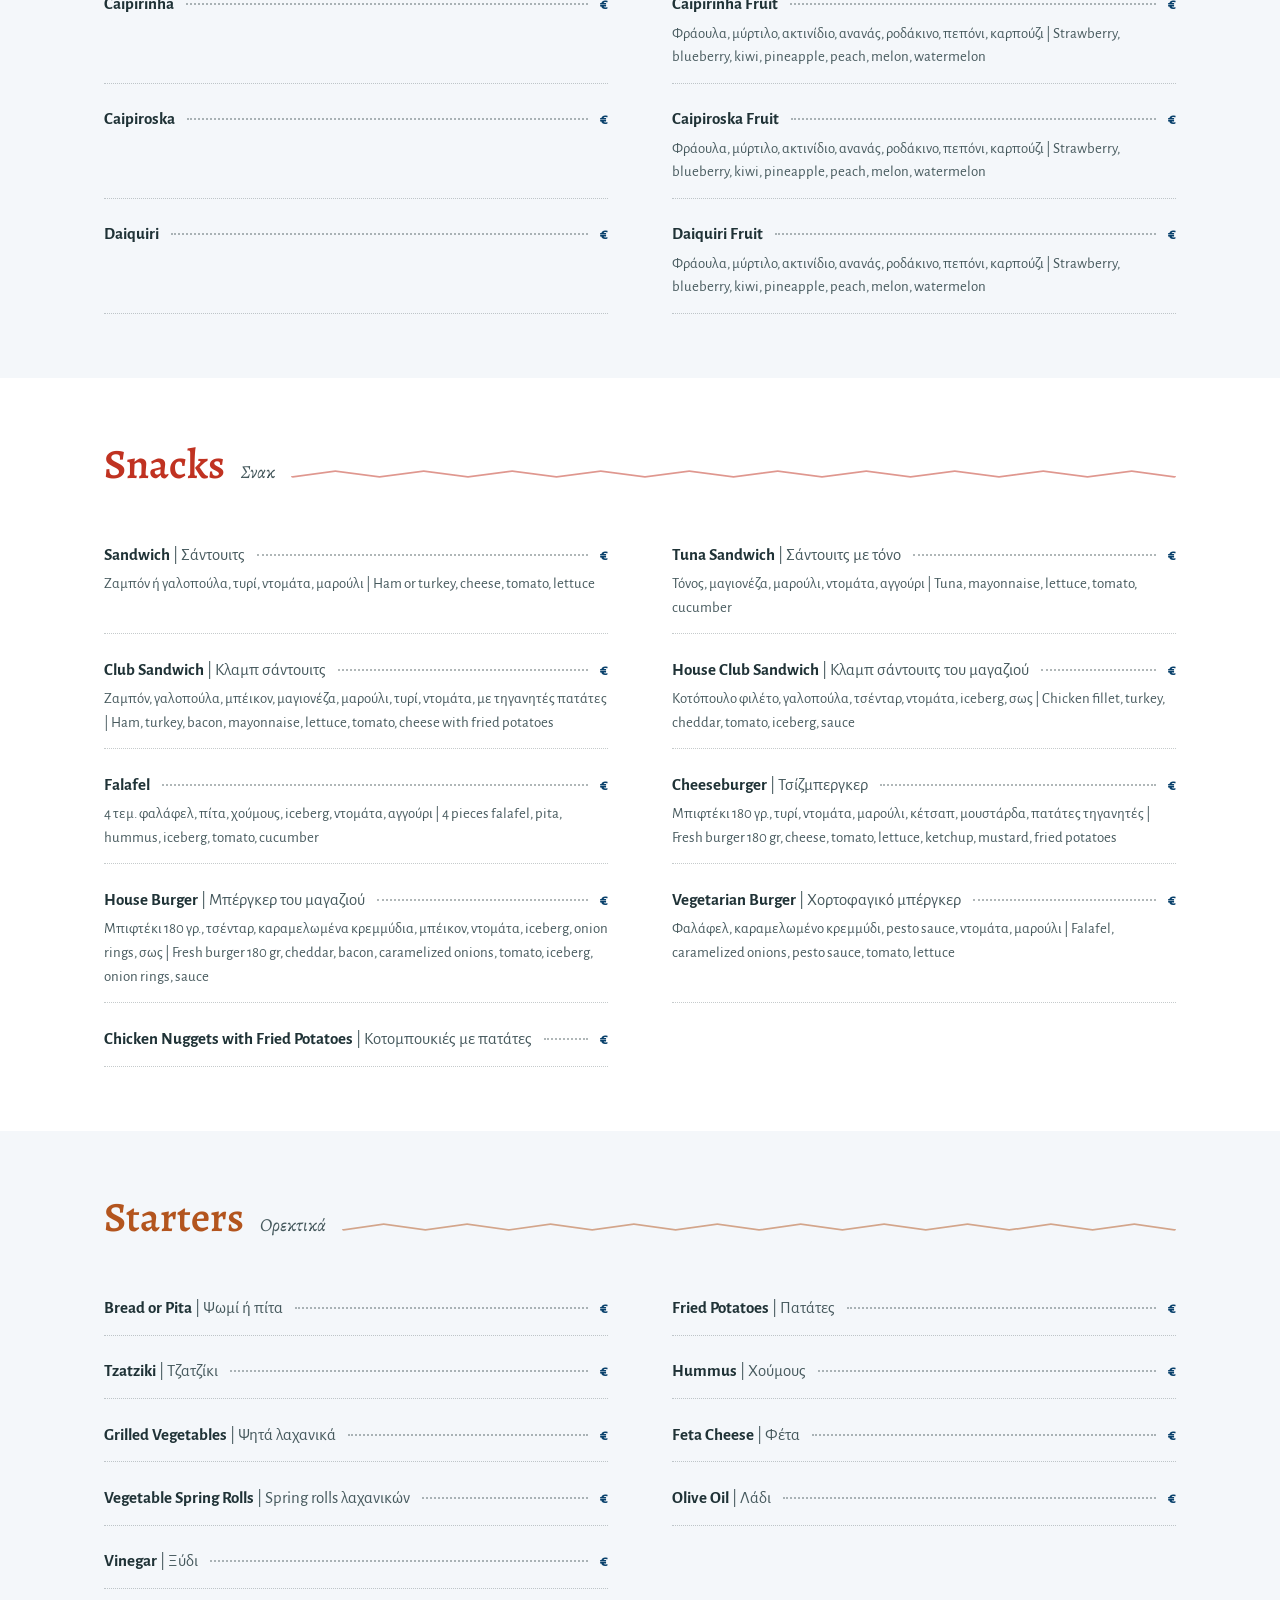
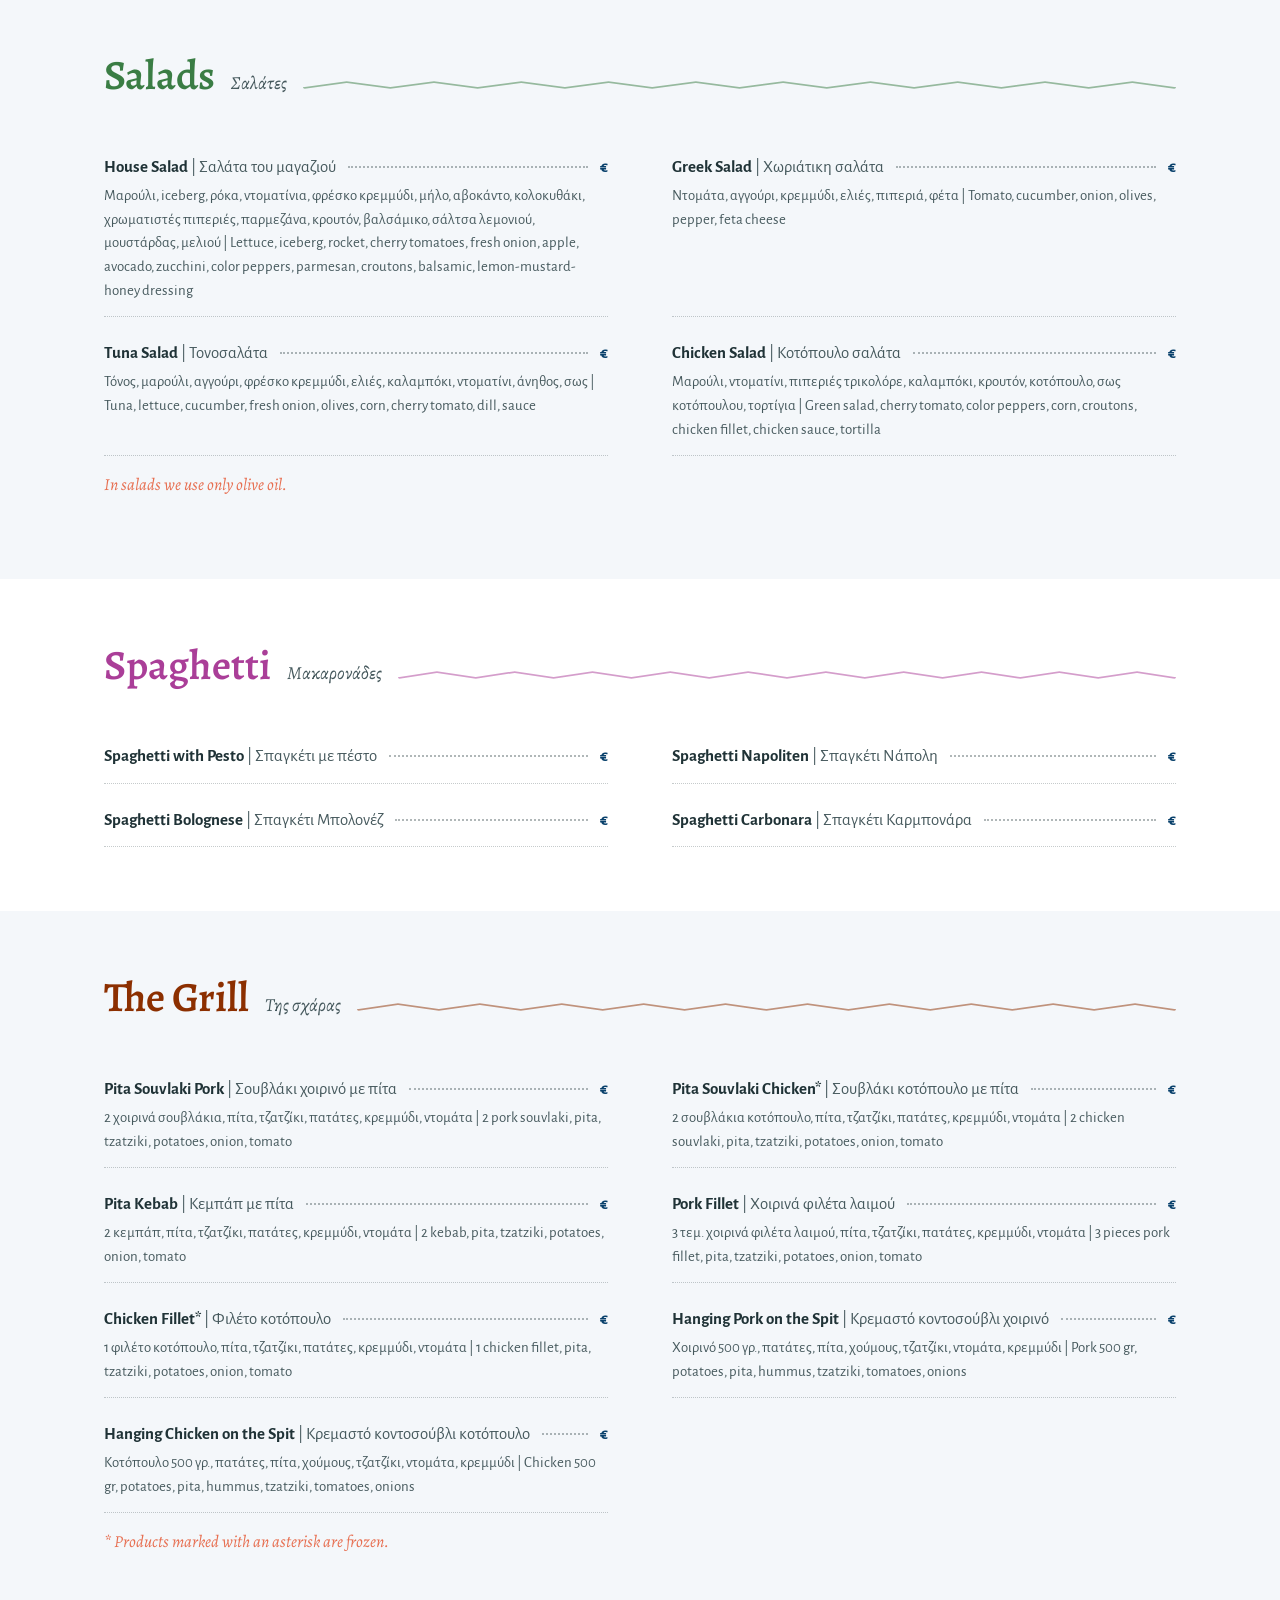
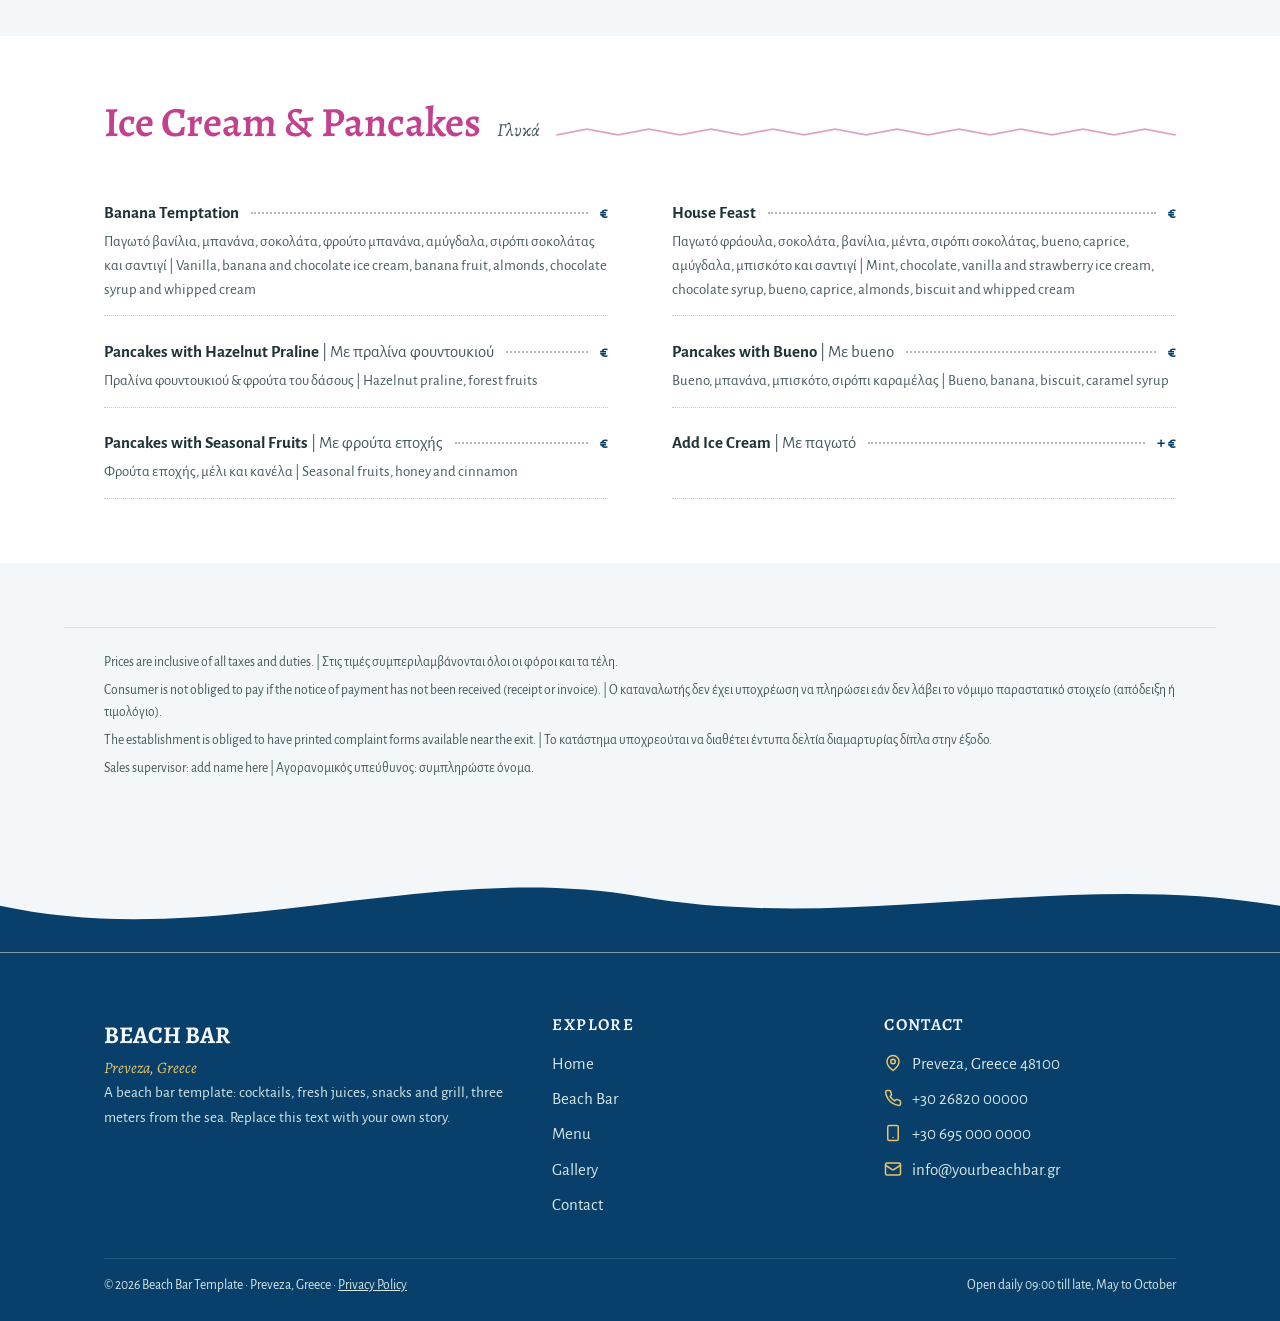
<file: en/menu.html>
<!DOCTYPE html>
<html lang="en">
<head>
  <meta charset="UTF-8">
  <meta name="viewport" content="width=device-width, initial-scale=1">
  <title>Menu | Beach Bar Preveza</title>
  <meta name="description" content="Full beach bar menu: coffees, fresh juices, breakfast, cocktails, beers, wines, snacks, salads, grill and sweets. Preveza, Greece 48100.">
  <meta name="robots" content="index, follow">
  <meta name="theme-color" content="#08406b">
  <!-- SEO: replace yourbeachbar.gr with your real domain everywhere -->
  <link rel="canonical" href="https://www.yourbeachbar.gr/en/menu.html">
  <link rel="alternate" hreflang="el" href="https://www.yourbeachbar.gr/menu.html">
  <link rel="alternate" hreflang="en" href="https://www.yourbeachbar.gr/en/menu.html">
  <link rel="alternate" hreflang="x-default" href="https://www.yourbeachbar.gr/menu.html">
  <meta property="og:type" content="website">
  <meta property="og:site_name" content="Beach Bar Preveza">
  <meta property="og:title" content="Menu | Beach Bar Preveza">
  <meta property="og:description" content="Coffees, fresh juices, breakfast, cocktails, beers, wines, snacks, salads, grill and sweets. Bilingual menu by the sea.">
  <meta property="og:url" content="https://www.yourbeachbar.gr/en/menu.html">
  <meta property="og:image" content="https://www.yourbeachbar.gr/og-image.jpg">
  <meta property="og:locale" content="en_US">
  <meta property="og:locale:alternate" content="el_GR">
  <meta name="twitter:card" content="summary_large_image">
  <meta name="twitter:title" content="Menu | Beach Bar Preveza">
  <meta name="twitter:description" content="Coffees, fresh juices, breakfast, cocktails, beers, wines, snacks, salads, grill and sweets.">
  <meta name="twitter:image" content="https://www.yourbeachbar.gr/og-image.jpg">
  <link rel="icon" href="data:image/svg+xml,%3Csvg xmlns='http://www.w3.org/2000/svg' viewBox='0 0 100 100'%3E%3Crect width='100' height='100' rx='20' fill='%23f4f7fa'/%3E%3Ccircle cx='50' cy='42' r='20' fill='%23e9c46a'/%3E%3Cpath d='M0 76 Q25 60 50 76 T100 76 V100 H0 Z' fill='%231773bf'/%3E%3C/svg%3E">
  <link rel="icon" type="image/png" sizes="32x32" href="../favicon-32.png">
  <link rel="icon" type="image/png" sizes="16x16" href="../favicon-16.png">
  <link rel="apple-touch-icon" href="../apple-touch-icon.png">
  <link rel="manifest" href="../site.webmanifest">
  <link rel="preconnect" href="https://fonts.googleapis.com">
  <link rel="preconnect" href="https://fonts.gstatic.com" crossorigin>
  <link href="https://fonts.googleapis.com/css2?family=Alegreya:ital,wght@0,500;0,600;0,700;1,500;1,600&family=Alegreya+Sans:wght@400;500;700;800&display=swap" rel="stylesheet">
  <link rel="stylesheet" href="../styles.css">
</head>
<body>
  <a class="skip-link" href="#main">Skip to content</a>

  <div class="topbar">
    <div class="container">
      <span class="topbar-loc">Preveza, Greece &middot; 48100</span>
      <div class="topbar-phones">
        <a href="tel:+302682000000">
          <svg viewBox="0 0 24 24" fill="none" stroke="currentColor" stroke-width="2" stroke-linecap="round" stroke-linejoin="round" aria-hidden="true"><path d="M22 16.92v3a2 2 0 0 1-2.18 2 19.79 19.79 0 0 1-8.63-3.07 19.5 19.5 0 0 1-6-6 19.79 19.79 0 0 1-3.07-8.67A2 2 0 0 1 4.11 2h3a2 2 0 0 1 2 1.72c.127.96.361 1.903.7 2.81a2 2 0 0 1-.45 2.11L8.09 9.91a16 16 0 0 0 6 6l1.27-1.27a2 2 0 0 1 2.11-.45c.907.339 1.85.573 2.81.7A2 2 0 0 1 22 16.92z"/></svg>
          +30 26820 00000
        </a>
        <a href="tel:+306950000000">
          <svg viewBox="0 0 24 24" fill="none" stroke="currentColor" stroke-width="2" stroke-linecap="round" stroke-linejoin="round" aria-hidden="true"><rect x="5" y="2" width="14" height="20" rx="2"/><path d="M12 18h.01"/></svg>
          +30 695 000 0000
        </a>
      </div>
    </div>
  </div>

  <header class="site-header">
    <div class="container">
      <a class="wordmark" href="index.html">
        <strong>BEACH BAR</strong>
        <span>Preveza, Greece</span>
      </a>
      <nav class="main-nav" id="main-nav" aria-label="Main navigation">
        <a href="index.html">Home</a>
        <a href="index.html#beach-bar">Beach Bar</a>
        <a href="menu.html" aria-current="page">Menu</a>
        <a href="gallery.html">Gallery</a>
        <a href="contact.html">Contact</a>
      </nav>
      <div class="header-tools">
        <a class="lang-switch" href="../menu.html" lang="el" hreflang="el" aria-label="Ελληνικά">ΕΛ</a>
        <button class="nav-toggle" aria-expanded="false" aria-controls="main-nav" aria-label="Toggle navigation">
          <svg viewBox="0 0 24 24" fill="none" stroke="currentColor" stroke-width="2.5" stroke-linecap="round" aria-hidden="true"><line x1="4" y1="7" x2="20" y2="7"/><line x1="4" y1="12" x2="20" y2="12"/><line x1="4" y1="17" x2="20" y2="17"/></svg>
        </button>
      </div>
    </div>
  </header>

  <main id="main">
    <section class="menu-hero">
      <div class="container">
        <span class="kicker">From sunrise coffee to sunset cocktails</span>
        <h1>The Menu</h1>
        <p>Bilingual, beach-ready and made to be enjoyed barefoot. Prices left blank: fill in your own.</p>
        <button type="button" class="menu-print" onclick="window.print()">
          <svg viewBox="0 0 24 24" fill="none" stroke="currentColor" stroke-width="2" stroke-linecap="round" stroke-linejoin="round" aria-hidden="true"><path d="M6 9V2h12v7"/><path d="M6 18H4a2 2 0 0 1-2-2v-5a2 2 0 0 1 2-2h16a2 2 0 0 1 2 2v5a2 2 0 0 1-2 2h-2"/><rect x="6" y="14" width="12" height="8" rx="1"/></svg>
          Print / Save as PDF
        </button>
      </div>
    </section>

    <nav class="menu-chips" aria-label="Menu categories">
      <div class="container">
        <a class="chip" href="#coffees">Coffees</a>
        <a class="chip" href="#refreshments">Refreshments</a>
        <a class="chip" href="#juices">Fresh Juices</a>
        <a class="chip" href="#breakfast">Breakfast</a>
        <a class="chip" href="#beers">Beers &amp; Ciders</a>
        <a class="chip" href="#drinks">Drinks &amp; Bottles</a>
        <a class="chip" href="#wines">Wines</a>
        <a class="chip" href="#cocktails-tiki">Tiki Cocktails</a>
        <a class="chip" href="#cocktails-classic">Classic Cocktails</a>
        <a class="chip" href="#snacks">Snacks</a>
        <a class="chip" href="#starters">Starters &amp; Salads</a>
        <a class="chip" href="#pasta">Spaghetti</a>
        <a class="chip" href="#grill">The Grill</a>
        <a class="chip" href="#sweets">Sweets</a>
      </div>
    </nav>

    <!-- ============ COFFEES ============ -->
    <section class="menu-section cat-coffee" id="coffees">
      <div class="container">
        <div class="menu-section-head">
          <h2>Coffees</h2>
          <span class="gr">Καφέδες</span>
          <svg class="menu-zigzag" viewBox="0 0 200 8" preserveAspectRatio="none" aria-hidden="true"><path d="M0 7 L10 1 L20 7 L30 1 L40 7 L50 1 L60 7 L70 1 L80 7 L90 1 L100 7 L110 1 L120 7 L130 1 L140 7 L150 1 L160 7 L170 1 L180 7 L190 1 L200 7" fill="none" stroke="currentColor" stroke-width="1.5"/></svg>
        </div>
        <div class="menu-grid">
          <div class="menu-item"><div class="menu-item-row"><span class="menu-item-name">Nescafe Frappe <span class="gr-name">| Νες καφέ φραπέ</span></span><span class="leader"></span><span class="menu-item-price">&euro;</span></div></div>
          <div class="menu-item"><div class="menu-item-row"><span class="menu-item-name">Nescafe Hot <span class="gr-name">| Νες καφέ</span></span><span class="leader"></span><span class="menu-item-price">&euro;</span></div></div>
          <div class="menu-item"><div class="menu-item-row"><span class="menu-item-name">Espresso <span class="gr-name">| Εσπρέσσο</span></span><span class="leader"></span><span class="menu-item-price">&euro;</span></div></div>
          <div class="menu-item"><div class="menu-item-row"><span class="menu-item-name">Espresso Double <span class="gr-name">| Εσπρέσσο διπλός</span></span><span class="leader"></span><span class="menu-item-price">&euro;</span></div></div>
          <div class="menu-item"><div class="menu-item-row"><span class="menu-item-name">Espresso Americano <span class="gr-name">| Εσπρέσσο Αμερικάνο</span></span><span class="leader"></span><span class="menu-item-price">&euro;</span></div></div>
          <div class="menu-item"><div class="menu-item-row"><span class="menu-item-name">Espresso Freddo <span class="gr-name">| Freddo Εσπρέσσο</span></span><span class="leader"></span><span class="menu-item-price">&euro;</span></div></div>
          <div class="menu-item"><div class="menu-item-row"><span class="menu-item-name">Cappuccino <span class="gr-name">| Καπουτσίνο</span></span><span class="leader"></span><span class="menu-item-price">&euro;</span></div></div>
          <div class="menu-item"><div class="menu-item-row"><span class="menu-item-name">Cappuccino Freddo <span class="gr-name">| Freddo Καπουτσίνο</span></span><span class="leader"></span><span class="menu-item-price">&euro;</span></div></div>
          <div class="menu-item"><div class="menu-item-row"><span class="menu-item-name">Latte <span class="gr-name">| Λάττε</span></span><span class="leader"></span><span class="menu-item-price">&euro;</span></div></div>
          <div class="menu-item"><div class="menu-item-row"><span class="menu-item-name">Tea <span class="gr-name">| Τσάι</span></span><span class="leader"></span><span class="menu-item-price">&euro;</span></div></div>
        </div>
      </div>
    </section>

    <!-- ============ REFRESHMENTS ============ -->
    <section class="menu-section cat-refresh" id="refreshments">
      <div class="container">
        <div class="menu-section-head">
          <h2>Refreshments</h2>
          <span class="gr">Αναψυκτικά</span>
          <svg class="menu-zigzag" viewBox="0 0 200 8" preserveAspectRatio="none" aria-hidden="true"><path d="M0 7 L10 1 L20 7 L30 1 L40 7 L50 1 L60 7 L70 1 L80 7 L90 1 L100 7 L110 1 L120 7 L130 1 L140 7 L150 1 L160 7 L170 1 L180 7 L190 1 L200 7" fill="none" stroke="currentColor" stroke-width="1.5"/></svg>
        </div>
        <div class="menu-grid">
          <div class="menu-item"><div class="menu-item-row"><span class="menu-item-name">Water 500 ml <span class="gr-name">| Νερό 500 ml</span></span><span class="leader"></span><span class="menu-item-price">&euro;</span></div></div>
          <div class="menu-item"><div class="menu-item-row"><span class="menu-item-name">Water 1 lt <span class="gr-name">| Νερό 1 lt</span></span><span class="leader"></span><span class="menu-item-price">&euro;</span></div></div>
          <div class="menu-item"><div class="menu-item-row"><span class="menu-item-name">Sparkling Water 250 ml <span class="gr-name">| Ανθρακούχο 250 ml</span></span><span class="leader"></span><span class="menu-item-price">&euro;</span></div></div>
          <div class="menu-item"><div class="menu-item-row"><span class="menu-item-name">Sparkling Water 750 ml <span class="gr-name">| Ανθρακούχο 750 ml</span></span><span class="leader"></span><span class="menu-item-price">&euro;</span></div></div>
          <div class="menu-item"><div class="menu-item-row"><span class="menu-item-name">Soft Drinks 250 ml <span class="gr-name">| Αναψυκτικά 250 ml</span></span><span class="leader"></span><span class="menu-item-price">&euro;</span></div></div>
          <div class="menu-item"><div class="menu-item-row"><span class="menu-item-name">Ice Tea 330 ml <span class="gr-name">| Παγωμένο Τσάι 330 ml</span></span><span class="leader"></span><span class="menu-item-price">&euro;</span></div></div>
          <div class="menu-item"><div class="menu-item-row"><span class="menu-item-name">Red Bull 250 ml</span><span class="leader"></span><span class="menu-item-price">&euro;</span></div></div>
        </div>
      </div>
    </section>

    <!-- ============ JUICES ============ -->
    <section class="menu-section cat-juice" id="juices">
      <div class="container">
        <div class="menu-section-head">
          <h2>Juices with Fresh Fruits</h2>
          <span class="gr">Φρέσκοι χυμοί</span>
          <svg class="menu-zigzag" viewBox="0 0 200 8" preserveAspectRatio="none" aria-hidden="true"><path d="M0 7 L10 1 L20 7 L30 1 L40 7 L50 1 L60 7 L70 1 L80 7 L90 1 L100 7 L110 1 L120 7 L130 1 L140 7 L150 1 L160 7 L170 1 L180 7 L190 1 L200 7" fill="none" stroke="currentColor" stroke-width="1.5"/></svg>
        </div>
        <div class="menu-grid">
          <div class="menu-item">
            <div class="menu-item-row"><span class="menu-item-name">Tropical</span><span class="leader"></span><span class="menu-item-price">&euro;</span></div>
            <p class="menu-item-desc">Ανανάς, πεπόνι, αχλάδι | Pineapple, melon, pear</p>
          </div>
          <div class="menu-item">
            <div class="menu-item-row"><span class="menu-item-name">Sunset</span><span class="leader"></span><span class="menu-item-price">&euro;</span></div>
            <p class="menu-item-desc">Μήλο, καρότο, πορτοκάλι, σιρόπι κανέλας | Apple, carrot, orange, cinnamon syrup</p>
          </div>
          <div class="menu-item">
            <div class="menu-item-row"><span class="menu-item-name">Purple Rain</span><span class="leader"></span><span class="menu-item-price">&euro;</span></div>
            <p class="menu-item-desc">Παντζάρι, τζίντζερ, μήλο, ακτινίδιο | Beetroot, ginger, apple, kiwi</p>
          </div>
          <div class="menu-item">
            <div class="menu-item-row"><span class="menu-item-name">Summer Love</span><span class="leader"></span><span class="menu-item-price">&euro;</span></div>
            <p class="menu-item-desc">Καρπούζι, μήλο, πεπόνι | Watermelon, apple, melon</p>
          </div>
          <div class="menu-item"><div class="menu-item-row"><span class="menu-item-name">Fresh Orange Juice <span class="gr-name">| Φυσικός χυμός πορτοκάλι</span></span><span class="leader"></span><span class="menu-item-price">&euro;</span></div></div>
          <div class="menu-item"><div class="menu-item-row"><span class="menu-item-name">Fresh Coconut <span class="gr-name">| Φρέσκια καρύδα</span></span><span class="leader"></span><span class="menu-item-price">&euro;</span></div></div>
          <div class="menu-item">
            <div class="menu-item-row"><span class="menu-item-name">Fresh Granita <span class="gr-name">| Φρέσκια γρανίτα</span></span><span class="leader"></span><span class="menu-item-price">&euro;</span></div>
            <p class="menu-item-desc">Φράουλα, ροδάκινο, λεμόνι, πεπόνι, ανανάς, καρπούζι | Strawberry, peach, lemon, melon, pineapple, watermelon</p>
          </div>
          <div class="menu-item"><div class="menu-item-row"><span class="menu-item-name">Granita with Alcohol <span class="gr-name">| Γρανίτα με αλκοόλ</span></span><span class="leader"></span><span class="menu-item-price">&euro;</span></div></div>
          <div class="menu-item"><div class="menu-item-row"><span class="menu-item-name">Fruit Salad <span class="gr-name">| Φρουτοσαλάτα με φρούτα εποχής</span></span><span class="leader"></span><span class="menu-item-price">&euro;</span></div></div>
          <div class="menu-item"><div class="menu-item-row"><span class="menu-item-name">Add Fresh Aloe Vera <span class="gr-name">| Προσθέστε φρέσκια αλόε βέρα</span></span><span class="leader"></span><span class="menu-item-price">+ &euro;</span></div></div>
        </div>
      </div>
    </section>

    <!-- ============ BREAKFAST ============ -->
    <section class="menu-section cat-breakfast" id="breakfast">
      <div class="container">
        <div class="menu-section-head">
          <h2>Breakfast</h2>
          <span class="gr">Πρωινό</span>
          <svg class="menu-zigzag" viewBox="0 0 200 8" preserveAspectRatio="none" aria-hidden="true"><path d="M0 7 L10 1 L20 7 L30 1 L40 7 L50 1 L60 7 L70 1 L80 7 L90 1 L100 7 L110 1 L120 7 L130 1 L140 7 L150 1 L160 7 L170 1 L180 7 L190 1 L200 7" fill="none" stroke="currentColor" stroke-width="1.5"/></svg>
        </div>
        <div class="menu-grid">
          <div class="menu-item">
            <div class="menu-item-row"><span class="menu-item-name">Fried Eggs <span class="gr-name">| Τηγανητά αυγά</span></span><span class="leader"></span><span class="menu-item-price">&euro;</span></div>
            <p class="menu-item-desc">Σε brioche ψωμί με ντομάτα, ρόκα, μπέικον, μαρούλι, τσένταρ &amp; σως | On brioche bread with tomatoes, rocket, bacon, lettuce, cheddar &amp; sauce</p>
          </div>
          <div class="menu-item">
            <div class="menu-item-row"><span class="menu-item-name">Omelette <span class="gr-name">| Ομελέτα</span></span><span class="leader"></span><span class="menu-item-price">&euro;</span></div>
            <p class="menu-item-desc">Σε φρυγανισμένο ψωμί με σπανάκι, μανιτάρια, ντομάτα, παρμεζάνα, αβοκάντο &amp; σαλάτα | On toasted bread with spinach, mushrooms, tomatoes, parmesan flakes, avocado &amp; salad</p>
          </div>
          <div class="menu-item">
            <div class="menu-item-row"><span class="menu-item-name">Scrambled Eggs <span class="gr-name">| Αυγά σκραμπλ</span></span><span class="leader"></span><span class="menu-item-price">&euro;</span></div>
            <p class="menu-item-desc">Σε bagel ψωμί με μαγιονέζα, αγγούρι, ντομάτα, γαλοπούλα, φρέσκο κρεμμύδι, μαρούλι, ελιές &amp; τυρί | On bagel bread with mayonnaise, cucumber, tomatoes, turkey, fresh onion, lettuce, olives &amp; cheese</p>
          </div>
          <div class="menu-item">
            <div class="menu-item-row"><span class="menu-item-name">Yoghurt <span class="gr-name">| Γιαούρτι</span></span><span class="leader"></span><span class="menu-item-price">&euro;</span></div>
            <p class="menu-item-desc">Ελληνικό γιαούρτι με υλικά της επιλογής σας: μέλι, φρέσκα φρούτα, αποξηραμένα φρούτα ή ξηρούς καρπούς | Greek yogurt served with ingredients of your choice: honey, fresh fruits or dried fruits &amp; nuts</p>
          </div>
        </div>
      </div>
    </section>

    <!-- ============ BEERS & CIDERS ============ -->
    <section class="menu-section cat-beer" id="beers">
      <div class="container">
        <div class="menu-section-head">
          <h2>Beers &amp; Ciders</h2>
          <span class="gr">Μπύρες &amp; Μηλίτες</span>
          <svg class="menu-zigzag" viewBox="0 0 200 8" preserveAspectRatio="none" aria-hidden="true"><path d="M0 7 L10 1 L20 7 L30 1 L40 7 L50 1 L60 7 L70 1 L80 7 L90 1 L100 7 L110 1 L120 7 L130 1 L140 7 L150 1 L160 7 L170 1 L180 7 L190 1 L200 7" fill="none" stroke="currentColor" stroke-width="1.5"/></svg>
        </div>
        <h3 style="color:#8a6d00;">Draught Beer</h3>
        <div class="menu-grid">
          <div class="menu-item"><div class="menu-item-row"><span class="menu-item-name">Draft Beer Glass 400 ml <span class="gr-name">| Βαρελίσια μπύρα ποτήρι 400 ml</span></span><span class="leader"></span><span class="menu-item-price">&euro;</span></div></div>
        </div>
        <h3 style="color:#8a6d00; margin-top: var(--space-3);">Bottle Beers</h3>
        <div class="menu-grid">
          <div class="menu-item"><div class="menu-item-row"><span class="menu-item-name">Mamos Bottle 330 ml <span class="gr-name">| Μάμος μπουκάλι</span></span><span class="leader"></span><span class="menu-item-price">&euro;</span></div></div>
          <div class="menu-item"><div class="menu-item-row"><span class="menu-item-name">Alfa Bottle 330 ml <span class="gr-name">| Alfa μπουκάλι</span></span><span class="leader"></span><span class="menu-item-price">&euro;</span></div></div>
          <div class="menu-item"><div class="menu-item-row"><span class="menu-item-name">Alfa Weiss Bottle 500 ml <span class="gr-name">| Alfa Weiss μπουκάλι</span></span><span class="leader"></span><span class="menu-item-price">&euro;</span></div></div>
          <div class="menu-item"><div class="menu-item-row"><span class="menu-item-name">Becks Bottle 275 ml <span class="gr-name">| Becks μπουκάλι</span></span><span class="leader"></span><span class="menu-item-price">&euro;</span></div></div>
          <div class="menu-item"><div class="menu-item-row"><span class="menu-item-name">Corona Bottle 330 ml <span class="gr-name">| Corona μπουκάλι</span></span><span class="leader"></span><span class="menu-item-price">&euro;</span></div></div>
          <div class="menu-item"><div class="menu-item-row"><span class="menu-item-name">Amstel Dark Bottle 330 ml <span class="gr-name">| Amstel Dark μπουκάλι</span></span><span class="leader"></span><span class="menu-item-price">&euro;</span></div></div>
          <div class="menu-item"><div class="menu-item-row"><span class="menu-item-name">Heineken 0.0 Alcohol Free 330 ml</span><span class="leader"></span><span class="menu-item-price">&euro;</span></div></div>
          <div class="menu-item"><div class="menu-item-row"><span class="menu-item-name">Amstel Radler Bottle 330 ml <span class="gr-name">| Amstel Radler μπουκάλι</span></span><span class="leader"></span><span class="menu-item-price">&euro;</span></div></div>
        </div>
        <h3 style="color:#8a6d00; margin-top: var(--space-3);">Ciders</h3>
        <div class="menu-grid">
          <div class="menu-item"><div class="menu-item-row"><span class="menu-item-name">Draft Cider Glass 400 ml <span class="gr-name">| Βαρελίσιος μηλίτης ποτήρι</span></span><span class="leader"></span><span class="menu-item-price">&euro;</span></div></div>
          <div class="menu-item"><div class="menu-item-row"><span class="menu-item-name">Cider Bottle (Apple or Tropical) 330 ml <span class="gr-name">| Μηλίτης μπουκάλι</span></span><span class="leader"></span><span class="menu-item-price">&euro;</span></div></div>
        </div>
      </div>
    </section>

    <!-- ============ DRINKS & BOTTLES ============ -->
    <section class="menu-section cat-drinks" id="drinks">
      <div class="container">
        <div class="menu-section-head">
          <h2>Drinks &amp; Bottles</h2>
          <span class="gr">Ποτά</span>
          <svg class="menu-zigzag" viewBox="0 0 200 8" preserveAspectRatio="none" aria-hidden="true"><path d="M0 7 L10 1 L20 7 L30 1 L40 7 L50 1 L60 7 L70 1 L80 7 L90 1 L100 7 L110 1 L120 7 L130 1 L140 7 L150 1 L160 7 L170 1 L180 7 L190 1 L200 7" fill="none" stroke="currentColor" stroke-width="1.5"/></svg>
        </div>
        <div class="menu-grid">
          <div class="menu-item"><div class="menu-item-row"><span class="menu-item-name">Long Drinks <span class="gr-name">| Ποτά απλά</span></span><span class="leader"></span><span class="menu-item-price">&euro;</span></div></div>
          <div class="menu-item"><div class="menu-item-row"><span class="menu-item-name">Long Drinks Special <span class="gr-name">| Ποτά Special</span></span><span class="leader"></span><span class="menu-item-price">&euro;</span></div></div>
          <div class="menu-item"><div class="menu-item-row"><span class="menu-item-name">Shots <span class="gr-name">| Σφηνάκι</span></span><span class="leader"></span><span class="menu-item-price">&euro;</span></div></div>
          <div class="menu-item"><div class="menu-item-row"><span class="menu-item-name">Ouzo Carafe 200 ml <span class="gr-name">| Ούζο καραφάκι</span></span><span class="leader"></span><span class="menu-item-price">&euro;</span></div></div>
          <div class="menu-item"><div class="menu-item-row"><span class="menu-item-name">Tsipouro Carafe 200 ml <span class="gr-name">| Τσίπουρο καραφάκι</span></span><span class="leader"></span><span class="menu-item-price">&euro;</span></div></div>
          <div class="menu-item"><div class="menu-item-row"><span class="menu-item-name">Bottle 700 ml <span class="gr-name">| Μπουκάλι</span></span><span class="leader"></span><span class="menu-item-price">&euro;</span></div></div>
          <div class="menu-item"><div class="menu-item-row"><span class="menu-item-name">Bottle Special 700 ml <span class="gr-name">| Μπουκάλι Σπέσιαλ</span></span><span class="leader"></span><span class="menu-item-price">&euro;</span></div></div>
          <div class="menu-item"><div class="menu-item-row"><span class="menu-item-name">Bottle Premium 700 ml <span class="gr-name">| Μπουκάλι Premium</span></span><span class="leader"></span><span class="menu-item-price">&euro;</span></div></div>
          <div class="menu-item"><div class="menu-item-row"><span class="menu-item-name">Champagne Bottle 700 ml <span class="gr-name">| Μπουκάλι Σαμπάνια</span></span><span class="leader"></span><span class="menu-item-price">&euro;</span></div></div>
        </div>
      </div>
    </section>

    <!-- ============ WINES ============ -->
    <section class="menu-section cat-wine" id="wines">
      <div class="container">
        <div class="menu-section-head">
          <h2>Wines</h2>
          <span class="gr">Κρασιά</span>
          <svg class="menu-zigzag" viewBox="0 0 200 8" preserveAspectRatio="none" aria-hidden="true"><path d="M0 7 L10 1 L20 7 L30 1 L40 7 L50 1 L60 7 L70 1 L80 7 L90 1 L100 7 L110 1 L120 7 L130 1 L140 7 L150 1 L160 7 L170 1 L180 7 L190 1 L200 7" fill="none" stroke="currentColor" stroke-width="1.5"/></svg>
        </div>
        <h3 style="color:#9c2b43;">White Wines <span class="gr" style="font-size:1.2rem;">| Λευκά</span></h3>
        <div class="menu-grid">
          <div class="menu-item"><div class="menu-item-row"><span class="menu-item-name">Retsina 500 ml <span class="gr-name">| Ρετσίνα ΠΓΕ</span></span><span class="leader"></span><span class="menu-item-price">&euro;</span></div></div>
          <div class="menu-item"><div class="menu-item-row"><span class="menu-item-name">Moschofilero 187 ml <span class="gr-name">| Μοσχοφίλερο</span></span><span class="leader"></span><span class="menu-item-price">&euro;</span></div></div>
          <div class="menu-item">
            <div class="menu-item-row"><span class="menu-item-name">Estate White 750 ml <span class="gr-name">| Λευκό κτήματος</span></span><span class="leader"></span><span class="menu-item-price">&euro;</span></div>
            <p class="menu-item-desc">50% Ασύρτικο, 30% Trebbiano, 20% Sauvignon Blanc | 50% Assyrtiko, 30% Trebbiano, 20% Sauvignon Blanc</p>
          </div>
          <div class="menu-item">
            <div class="menu-item-row"><span class="menu-item-name">Malagouzia 750 ml <span class="gr-name">| Μαλαγουζιά</span></span><span class="leader"></span><span class="menu-item-price">&euro;</span></div>
            <p class="menu-item-desc">100% Μαλαγουζιά | 100% Malagouzia</p>
          </div>
          <div class="menu-item">
            <div class="menu-item-row"><span class="menu-item-name">Premium White 750 ml <span class="gr-name">| Λευκό premium</span></span><span class="leader"></span><span class="menu-item-price">&euro;</span></div>
            <p class="menu-item-desc">85% Sauvignon Blanc, 15% Ασύρτικο | 85% Sauvignon Blanc, 15% Assyrtiko</p>
          </div>
        </div>
        <h3 style="color:#9c2b43; margin-top: var(--space-3);">Rose Wines <span class="gr" style="font-size:1.2rem;">| Ροζέ</span></h3>
        <div class="menu-grid">
          <div class="menu-item">
            <div class="menu-item-row"><span class="menu-item-name">Estate Rose 750 ml <span class="gr-name">| Ροζέ κτήματος</span></span><span class="leader"></span><span class="menu-item-price">&euro;</span></div>
            <p class="menu-item-desc">80% Syrah, 20% Μούχταρο | 80% Syrah, 20% Mouhtaro</p>
          </div>
          <div class="menu-item">
            <div class="menu-item-row"><span class="menu-item-name">Rose Blend 750 ml <span class="gr-name">| Ροζέ blend</span></span><span class="leader"></span><span class="menu-item-price">&euro;</span></div>
            <p class="menu-item-desc">90% Sauvignon Blanc, 10% Μούχταρο | 90% Sauvignon Blanc, 10% Mouhtaro</p>
          </div>
          <div class="menu-item">
            <div class="menu-item-row"><span class="menu-item-name">Agiorgitiko Rose 750 ml <span class="gr-name">| Αγιωργίτικο ροζέ</span></span><span class="leader"></span><span class="menu-item-price">&euro;</span></div>
            <p class="menu-item-desc">60% Αγιωργίτικο, 40% Μαλαγουζιά | 60% Agiorgitiko, 40% Malagouzia</p>
          </div>
        </div>
        <h3 style="color:#9c2b43; margin-top: var(--space-3);">Red Wines <span class="gr" style="font-size:1.2rem;">| Κόκκινα</span></h3>
        <div class="menu-grid">
          <div class="menu-item"><div class="menu-item-row"><span class="menu-item-name">Agiorgitiko 187 ml <span class="gr-name">| Αγιωργίτικο</span></span><span class="leader"></span><span class="menu-item-price">&euro;</span></div></div>
          <div class="menu-item">
            <div class="menu-item-row"><span class="menu-item-name">Estate Red 750 ml <span class="gr-name">| Κόκκινο κτήματος</span></span><span class="leader"></span><span class="menu-item-price">&euro;</span></div>
            <p class="menu-item-desc">40% Μούχταρο, 40% Merlot, 20% Syrah | 40% Mouhtaro, 40% Merlot, 20% Syrah</p>
          </div>
          <div class="menu-item">
            <div class="menu-item-row"><span class="menu-item-name">Merlot 750 ml</span><span class="leader"></span><span class="menu-item-price">&euro;</span></div>
            <p class="menu-item-desc">100% Merlot</p>
          </div>
          <div class="menu-item">
            <div class="menu-item-row"><span class="menu-item-name">Cabernet Sauvignon 750 ml</span><span class="leader"></span><span class="menu-item-price">&euro;</span></div>
            <p class="menu-item-desc">100% Cabernet Sauvignon</p>
          </div>
        </div>
        <h3 style="color:#9c2b43; margin-top: var(--space-3);">Sparkling Wines <span class="gr" style="font-size:1.2rem;">| Αφρώδη</span></h3>
        <div class="menu-grid">
          <div class="menu-item"><div class="menu-item-row"><span class="menu-item-name">Sparkling Bottle 200 ml <span class="gr-name">| Αφρώδες μπουκάλι</span></span><span class="leader"></span><span class="menu-item-price">&euro;</span></div></div>
          <div class="menu-item"><div class="menu-item-row"><span class="menu-item-name">Sparkling Bottle 750 ml <span class="gr-name">| Αφρώδες μπουκάλι</span></span><span class="leader"></span><span class="menu-item-price">&euro;</span></div></div>
        </div>
      </div>
    </section>

    <!-- ============ TIKI COCKTAILS ============ -->
    <section class="menu-section cat-tiki" id="cocktails-tiki">
      <div class="container">
        <div class="menu-section-head">
          <h2>Tiki Cocktails</h2>
          <span class="gr">Τα signature μας</span>
          <svg class="menu-zigzag" viewBox="0 0 200 8" preserveAspectRatio="none" aria-hidden="true"><path d="M0 7 L10 1 L20 7 L30 1 L40 7 L50 1 L60 7 L70 1 L80 7 L90 1 L100 7 L110 1 L120 7 L130 1 L140 7 L150 1 L160 7 L170 1 L180 7 L190 1 L200 7" fill="none" stroke="currentColor" stroke-width="1.5"/></svg>
        </div>
        <div class="tiki-grid">
          <article class="tiki-card">
            <h3>Zombie</h3>
            <p>Special blend of 5 premium rums, 600 ml. Exotic flavor, bold alcohol.</p>
          </article>
          <article class="tiki-card">
            <h3>Mai-Tai The Original</h3>
            <p>Blend of 3 rums. Bitter and sweet in perfect balance.</p>
          </article>
          <article class="tiki-card">
            <h3>Lost in Preveza</h3>
            <p>Our unique recipe with premium vodka. Fruity and balanced.</p>
          </article>
          <article class="tiki-card">
            <h3>Drunk Pineapple</h3>
            <p>Served in fresh pineapple with premium vodka. Sweet and refreshing.</p>
          </article>
          <article class="tiki-card">
            <h3>Pina Colada in Fresh Coconut</h3>
            <p>The classic, served in a real coconut with extra coconut water.</p>
          </article>
          <article class="tiki-card">
            <h3>Gin Botanical in Fresh Melon</h3>
            <p>Premium gin botanical blend, served inside a fresh melon.</p>
          </article>
          <article class="tiki-card">
            <h3>Watermelon Party</h3>
            <p>A whole watermelon with the spirit of your choice. Made for sharing.</p>
          </article>
        </div>
        <p class="menu-note">Ask the bar for this week's special tiki creation.</p>
      </div>
    </section>

    <!-- ============ CLASSIC COCKTAILS ============ -->
    <section class="menu-section cat-classic" id="cocktails-classic">
      <div class="container">
        <div class="menu-section-head">
          <h2>Classic Cocktails</h2>
          <span class="gr">Κλασικά κοκτέιλ</span>
          <svg class="menu-zigzag" viewBox="0 0 200 8" preserveAspectRatio="none" aria-hidden="true"><path d="M0 7 L10 1 L20 7 L30 1 L40 7 L50 1 L60 7 L70 1 L80 7 L90 1 L100 7 L110 1 L120 7 L130 1 L140 7 L150 1 L160 7 L170 1 L180 7 L190 1 L200 7" fill="none" stroke="currentColor" stroke-width="1.5"/></svg>
        </div>
        <div class="menu-grid">
          <div class="menu-item"><div class="menu-item-row"><span class="menu-item-name">Mojito Classic</span><span class="leader"></span><span class="menu-item-price">&euro;</span></div></div>
          <div class="menu-item"><div class="menu-item-row"><span class="menu-item-name">Mojito Special</span><span class="leader"></span><span class="menu-item-price">&euro;</span></div></div>
          <div class="menu-item">
            <div class="menu-item-row"><span class="menu-item-name">Golden Mojito</span><span class="leader"></span><span class="menu-item-price">&euro;</span></div>
            <p class="menu-item-desc">Premium rum &amp; real gold flakes | Με premium ρούμι &amp; φύλλα χρυσού</p>
          </div>
          <div class="menu-item"><div class="menu-item-row"><span class="menu-item-name">Mojito Ginger</span><span class="leader"></span><span class="menu-item-price">&euro;</span></div></div>
          <div class="menu-item">
            <div class="menu-item-row"><span class="menu-item-name">Mojito Mediterranean</span><span class="leader"></span><span class="menu-item-price">&euro;</span></div>
            <p class="menu-item-desc">Μαστίχα | Mastic</p>
          </div>
          <div class="menu-item">
            <div class="menu-item-row"><span class="menu-item-name">Mojito Fruit</span><span class="leader"></span><span class="menu-item-price">&euro;</span></div>
            <p class="menu-item-desc">Φράουλα, μύρτιλο, ακτινίδιο, ανανάς, ροδάκινο, πεπόνι, καρπούζι | Strawberry, blueberry, kiwi, pineapple, peach, melon, watermelon</p>
          </div>
          <div class="menu-item"><div class="menu-item-row"><span class="menu-item-name">Mojito Mango</span><span class="leader"></span><span class="menu-item-price">&euro;</span></div></div>
          <div class="menu-item"><div class="menu-item-row"><span class="menu-item-name">Mojito Frozen</span><span class="leader"></span><span class="menu-item-price">&euro;</span></div></div>
          <div class="menu-item"><div class="menu-item-row"><span class="menu-item-name">Mojito Virgin <span class="gr-name">(without alcohol)</span></span><span class="leader"></span><span class="menu-item-price">&euro;</span></div></div>
          <div class="menu-item">
            <div class="menu-item-row"><span class="menu-item-name">Mojito Virgin Fruit <span class="gr-name">(without alcohol)</span></span><span class="leader"></span><span class="menu-item-price">&euro;</span></div>
            <p class="menu-item-desc">Φράουλα, μύρτιλο, ακτινίδιο, ανανάς, ροδάκινο, πεπόνι, καρπούζι | Strawberry, blueberry, kiwi, pineapple, peach, melon, watermelon</p>
          </div>
          <div class="menu-item"><div class="menu-item-row"><span class="menu-item-name">Caipirinha</span><span class="leader"></span><span class="menu-item-price">&euro;</span></div></div>
          <div class="menu-item">
            <div class="menu-item-row"><span class="menu-item-name">Caipirinha Fruit</span><span class="leader"></span><span class="menu-item-price">&euro;</span></div>
            <p class="menu-item-desc">Φράουλα, μύρτιλο, ακτινίδιο, ανανάς, ροδάκινο, πεπόνι, καρπούζι | Strawberry, blueberry, kiwi, pineapple, peach, melon, watermelon</p>
          </div>
          <div class="menu-item"><div class="menu-item-row"><span class="menu-item-name">Caipiroska</span><span class="leader"></span><span class="menu-item-price">&euro;</span></div></div>
          <div class="menu-item">
            <div class="menu-item-row"><span class="menu-item-name">Caipiroska Fruit</span><span class="leader"></span><span class="menu-item-price">&euro;</span></div>
            <p class="menu-item-desc">Φράουλα, μύρτιλο, ακτινίδιο, ανανάς, ροδάκινο, πεπόνι, καρπούζι | Strawberry, blueberry, kiwi, pineapple, peach, melon, watermelon</p>
          </div>
          <div class="menu-item"><div class="menu-item-row"><span class="menu-item-name">Daiquiri</span><span class="leader"></span><span class="menu-item-price">&euro;</span></div></div>
          <div class="menu-item">
            <div class="menu-item-row"><span class="menu-item-name">Daiquiri Fruit</span><span class="leader"></span><span class="menu-item-price">&euro;</span></div>
            <p class="menu-item-desc">Φράουλα, μύρτιλο, ακτινίδιο, ανανάς, ροδάκινο, πεπόνι, καρπούζι | Strawberry, blueberry, kiwi, pineapple, peach, melon, watermelon</p>
          </div>
        </div>
      </div>
    </section>

    <!-- ============ SNACKS ============ -->
    <section class="menu-section cat-snacks" id="snacks">
      <div class="container">
        <div class="menu-section-head">
          <h2>Snacks</h2>
          <span class="gr">Σνακ</span>
          <svg class="menu-zigzag" viewBox="0 0 200 8" preserveAspectRatio="none" aria-hidden="true"><path d="M0 7 L10 1 L20 7 L30 1 L40 7 L50 1 L60 7 L70 1 L80 7 L90 1 L100 7 L110 1 L120 7 L130 1 L140 7 L150 1 L160 7 L170 1 L180 7 L190 1 L200 7" fill="none" stroke="currentColor" stroke-width="1.5"/></svg>
        </div>
        <div class="menu-grid">
          <div class="menu-item">
            <div class="menu-item-row"><span class="menu-item-name">Sandwich <span class="gr-name">| Σάντουιτς</span></span><span class="leader"></span><span class="menu-item-price">&euro;</span></div>
            <p class="menu-item-desc">Ζαμπόν ή γαλοπούλα, τυρί, ντομάτα, μαρούλι | Ham or turkey, cheese, tomato, lettuce</p>
          </div>
          <div class="menu-item">
            <div class="menu-item-row"><span class="menu-item-name">Tuna Sandwich <span class="gr-name">| Σάντουιτς με τόνο</span></span><span class="leader"></span><span class="menu-item-price">&euro;</span></div>
            <p class="menu-item-desc">Τόνος, μαγιονέζα, μαρούλι, ντομάτα, αγγούρι | Tuna, mayonnaise, lettuce, tomato, cucumber</p>
          </div>
          <div class="menu-item">
            <div class="menu-item-row"><span class="menu-item-name">Club Sandwich <span class="gr-name">| Κλαμπ σάντουιτς</span></span><span class="leader"></span><span class="menu-item-price">&euro;</span></div>
            <p class="menu-item-desc">Ζαμπόν, γαλοπούλα, μπέικον, μαγιονέζα, μαρούλι, τυρί, ντομάτα, με τηγανητές πατάτες | Ham, turkey, bacon, mayonnaise, lettuce, tomato, cheese with fried potatoes</p>
          </div>
          <div class="menu-item">
            <div class="menu-item-row"><span class="menu-item-name">House Club Sandwich <span class="gr-name">| Κλαμπ σάντουιτς του μαγαζιού</span></span><span class="leader"></span><span class="menu-item-price">&euro;</span></div>
            <p class="menu-item-desc">Κοτόπουλο φιλέτο, γαλοπούλα, τσένταρ, ντομάτα, iceberg, σως | Chicken fillet, turkey, cheddar, tomato, iceberg, sauce</p>
          </div>
          <div class="menu-item">
            <div class="menu-item-row"><span class="menu-item-name">Falafel</span><span class="leader"></span><span class="menu-item-price">&euro;</span></div>
            <p class="menu-item-desc">4 τεμ. φαλάφελ, πίτα, χούμους, iceberg, ντομάτα, αγγούρι | 4 pieces falafel, pita, hummus, iceberg, tomato, cucumber</p>
          </div>
          <div class="menu-item">
            <div class="menu-item-row"><span class="menu-item-name">Cheeseburger <span class="gr-name">| Τσίζμπεργκερ</span></span><span class="leader"></span><span class="menu-item-price">&euro;</span></div>
            <p class="menu-item-desc">Μπιφτέκι 180 γρ., τυρί, ντομάτα, μαρούλι, κέτσαπ, μουστάρδα, πατάτες τηγανητές | Fresh burger 180 gr, cheese, tomato, lettuce, ketchup, mustard, fried potatoes</p>
          </div>
          <div class="menu-item">
            <div class="menu-item-row"><span class="menu-item-name">House Burger <span class="gr-name">| Μπέργκερ του μαγαζιού</span></span><span class="leader"></span><span class="menu-item-price">&euro;</span></div>
            <p class="menu-item-desc">Μπιφτέκι 180 γρ., τσένταρ, καραμελωμένα κρεμμύδια, μπέικον, ντομάτα, iceberg, onion rings, σως | Fresh burger 180 gr, cheddar, bacon, caramelized onions, tomato, iceberg, onion rings, sauce</p>
          </div>
          <div class="menu-item">
            <div class="menu-item-row"><span class="menu-item-name">Vegetarian Burger <span class="gr-name">| Χορτοφαγικό μπέργκερ</span></span><span class="leader"></span><span class="menu-item-price">&euro;</span></div>
            <p class="menu-item-desc">Φαλάφελ, καραμελωμένο κρεμμύδι, pesto sauce, ντομάτα, μαρούλι | Falafel, caramelized onions, pesto sauce, tomato, lettuce</p>
          </div>
          <div class="menu-item">
            <div class="menu-item-row"><span class="menu-item-name">Chicken Nuggets with Fried Potatoes <span class="gr-name">| Κοτομπουκιές με πατάτες</span></span><span class="leader"></span><span class="menu-item-price">&euro;</span></div>
          </div>
        </div>
      </div>
    </section>

    <!-- ============ STARTERS & SALADS ============ -->
    <section class="menu-section cat-starters" id="starters">
      <div class="container">
        <div class="menu-section-head">
          <h2>Starters</h2>
          <span class="gr">Ορεκτικά</span>
          <svg class="menu-zigzag" viewBox="0 0 200 8" preserveAspectRatio="none" aria-hidden="true"><path d="M0 7 L10 1 L20 7 L30 1 L40 7 L50 1 L60 7 L70 1 L80 7 L90 1 L100 7 L110 1 L120 7 L130 1 L140 7 L150 1 L160 7 L170 1 L180 7 L190 1 L200 7" fill="none" stroke="currentColor" stroke-width="1.5"/></svg>
        </div>
        <div class="menu-grid">
          <div class="menu-item"><div class="menu-item-row"><span class="menu-item-name">Bread or Pita <span class="gr-name">| Ψωμί ή πίτα</span></span><span class="leader"></span><span class="menu-item-price">&euro;</span></div></div>
          <div class="menu-item"><div class="menu-item-row"><span class="menu-item-name">Fried Potatoes <span class="gr-name">| Πατάτες</span></span><span class="leader"></span><span class="menu-item-price">&euro;</span></div></div>
          <div class="menu-item"><div class="menu-item-row"><span class="menu-item-name">Tzatziki <span class="gr-name">| Τζατζίκι</span></span><span class="leader"></span><span class="menu-item-price">&euro;</span></div></div>
          <div class="menu-item"><div class="menu-item-row"><span class="menu-item-name">Hummus <span class="gr-name">| Χούμους</span></span><span class="leader"></span><span class="menu-item-price">&euro;</span></div></div>
          <div class="menu-item"><div class="menu-item-row"><span class="menu-item-name">Grilled Vegetables <span class="gr-name">| Ψητά λαχανικά</span></span><span class="leader"></span><span class="menu-item-price">&euro;</span></div></div>
          <div class="menu-item"><div class="menu-item-row"><span class="menu-item-name">Feta Cheese <span class="gr-name">| Φέτα</span></span><span class="leader"></span><span class="menu-item-price">&euro;</span></div></div>
          <div class="menu-item"><div class="menu-item-row"><span class="menu-item-name">Vegetable Spring Rolls <span class="gr-name">| Spring rolls λαχανικών</span></span><span class="leader"></span><span class="menu-item-price">&euro;</span></div></div>
          <div class="menu-item"><div class="menu-item-row"><span class="menu-item-name">Olive Oil <span class="gr-name">| Λάδι</span></span><span class="leader"></span><span class="menu-item-price">&euro;</span></div></div>
          <div class="menu-item"><div class="menu-item-row"><span class="menu-item-name">Vinegar <span class="gr-name">| Ξύδι</span></span><span class="leader"></span><span class="menu-item-price">&euro;</span></div></div>
        </div>

        <div class="menu-section-head cat-salads" style="margin-top: var(--space-5);">
          <h2 style="color: var(--palm);">Salads</h2>
          <span class="gr">Σαλάτες</span>
          <svg class="menu-zigzag" viewBox="0 0 200 8" preserveAspectRatio="none" aria-hidden="true" style="color: var(--palm);"><path d="M0 7 L10 1 L20 7 L30 1 L40 7 L50 1 L60 7 L70 1 L80 7 L90 1 L100 7 L110 1 L120 7 L130 1 L140 7 L150 1 L160 7 L170 1 L180 7 L190 1 L200 7" fill="none" stroke="currentColor" stroke-width="1.5"/></svg>
        </div>
        <div class="menu-grid">
          <div class="menu-item">
            <div class="menu-item-row"><span class="menu-item-name">House Salad <span class="gr-name">| Σαλάτα του μαγαζιού</span></span><span class="leader"></span><span class="menu-item-price">&euro;</span></div>
            <p class="menu-item-desc">Μαρούλι, iceberg, ρόκα, ντοματίνια, φρέσκο κρεμμύδι, μήλο, αβοκάντο, κολοκυθάκι, χρωματιστές πιπεριές, παρμεζάνα, κρουτόν, βαλσάμικο, σάλτσα λεμονιού, μουστάρδας, μελιού | Lettuce, iceberg, rocket, cherry tomatoes, fresh onion, apple, avocado, zucchini, color peppers, parmesan, croutons, balsamic, lemon-mustard-honey dressing</p>
          </div>
          <div class="menu-item">
            <div class="menu-item-row"><span class="menu-item-name">Greek Salad <span class="gr-name">| Χωριάτικη σαλάτα</span></span><span class="leader"></span><span class="menu-item-price">&euro;</span></div>
            <p class="menu-item-desc">Ντομάτα, αγγούρι, κρεμμύδι, ελιές, πιπεριά, φέτα | Tomato, cucumber, onion, olives, pepper, feta cheese</p>
          </div>
          <div class="menu-item">
            <div class="menu-item-row"><span class="menu-item-name">Tuna Salad <span class="gr-name">| Τονοσαλάτα</span></span><span class="leader"></span><span class="menu-item-price">&euro;</span></div>
            <p class="menu-item-desc">Τόνος, μαρούλι, αγγούρι, φρέσκο κρεμμύδι, ελιές, καλαμπόκι, ντοματίνι, άνηθος, σως | Tuna, lettuce, cucumber, fresh onion, olives, corn, cherry tomato, dill, sauce</p>
          </div>
          <div class="menu-item">
            <div class="menu-item-row"><span class="menu-item-name">Chicken Salad <span class="gr-name">| Κοτόπουλο σαλάτα</span></span><span class="leader"></span><span class="menu-item-price">&euro;</span></div>
            <p class="menu-item-desc">Μαρούλι, ντοματίνι, πιπεριές τρικολόρε, καλαμπόκι, κρουτόν, κοτόπουλο, σως κοτόπουλου, τορτίγια | Green salad, cherry tomato, color peppers, corn, croutons, chicken fillet, chicken sauce, tortilla</p>
          </div>
        </div>
        <p class="menu-note">In salads we use only olive oil.</p>
      </div>
    </section>

    <!-- ============ SPAGHETTI ============ -->
    <section class="menu-section cat-pasta" id="pasta">
      <div class="container">
        <div class="menu-section-head">
          <h2>Spaghetti</h2>
          <span class="gr">Μακαρονάδες</span>
          <svg class="menu-zigzag" viewBox="0 0 200 8" preserveAspectRatio="none" aria-hidden="true"><path d="M0 7 L10 1 L20 7 L30 1 L40 7 L50 1 L60 7 L70 1 L80 7 L90 1 L100 7 L110 1 L120 7 L130 1 L140 7 L150 1 L160 7 L170 1 L180 7 L190 1 L200 7" fill="none" stroke="currentColor" stroke-width="1.5"/></svg>
        </div>
        <div class="menu-grid">
          <div class="menu-item"><div class="menu-item-row"><span class="menu-item-name">Spaghetti with Pesto <span class="gr-name">| Σπαγκέτι με πέστο</span></span><span class="leader"></span><span class="menu-item-price">&euro;</span></div></div>
          <div class="menu-item"><div class="menu-item-row"><span class="menu-item-name">Spaghetti Napoliten <span class="gr-name">| Σπαγκέτι Νάπολη</span></span><span class="leader"></span><span class="menu-item-price">&euro;</span></div></div>
          <div class="menu-item"><div class="menu-item-row"><span class="menu-item-name">Spaghetti Bolognese <span class="gr-name">| Σπαγκέτι Μπολονέζ</span></span><span class="leader"></span><span class="menu-item-price">&euro;</span></div></div>
          <div class="menu-item"><div class="menu-item-row"><span class="menu-item-name">Spaghetti Carbonara <span class="gr-name">| Σπαγκέτι Καρμπονάρα</span></span><span class="leader"></span><span class="menu-item-price">&euro;</span></div></div>
        </div>
      </div>
    </section>

    <!-- ============ THE GRILL ============ -->
    <section class="menu-section cat-grill" id="grill">
      <div class="container">
        <div class="menu-section-head">
          <h2>The Grill</h2>
          <span class="gr">Της σχάρας</span>
          <svg class="menu-zigzag" viewBox="0 0 200 8" preserveAspectRatio="none" aria-hidden="true"><path d="M0 7 L10 1 L20 7 L30 1 L40 7 L50 1 L60 7 L70 1 L80 7 L90 1 L100 7 L110 1 L120 7 L130 1 L140 7 L150 1 L160 7 L170 1 L180 7 L190 1 L200 7" fill="none" stroke="currentColor" stroke-width="1.5"/></svg>
        </div>
        <div class="menu-grid">
          <div class="menu-item">
            <div class="menu-item-row"><span class="menu-item-name">Pita Souvlaki Pork <span class="gr-name">| Σουβλάκι χοιρινό με πίτα</span></span><span class="leader"></span><span class="menu-item-price">&euro;</span></div>
            <p class="menu-item-desc">2 χοιρινά σουβλάκια, πίτα, τζατζίκι, πατάτες, κρεμμύδι, ντομάτα | 2 pork souvlaki, pita, tzatziki, potatoes, onion, tomato</p>
          </div>
          <div class="menu-item">
            <div class="menu-item-row"><span class="menu-item-name">Pita Souvlaki Chicken* <span class="gr-name">| Σουβλάκι κοτόπουλο με πίτα</span></span><span class="leader"></span><span class="menu-item-price">&euro;</span></div>
            <p class="menu-item-desc">2 σουβλάκια κοτόπουλο, πίτα, τζατζίκι, πατάτες, κρεμμύδι, ντομάτα | 2 chicken souvlaki, pita, tzatziki, potatoes, onion, tomato</p>
          </div>
          <div class="menu-item">
            <div class="menu-item-row"><span class="menu-item-name">Pita Kebab <span class="gr-name">| Κεμπάπ με πίτα</span></span><span class="leader"></span><span class="menu-item-price">&euro;</span></div>
            <p class="menu-item-desc">2 κεμπάπ, πίτα, τζατζίκι, πατάτες, κρεμμύδι, ντομάτα | 2 kebab, pita, tzatziki, potatoes, onion, tomato</p>
          </div>
          <div class="menu-item">
            <div class="menu-item-row"><span class="menu-item-name">Pork Fillet <span class="gr-name">| Χοιρινά φιλέτα λαιμού</span></span><span class="leader"></span><span class="menu-item-price">&euro;</span></div>
            <p class="menu-item-desc">3 τεμ. χοιρινά φιλέτα λαιμού, πίτα, τζατζίκι, πατάτες, κρεμμύδι, ντομάτα | 3 pieces pork fillet, pita, tzatziki, potatoes, onion, tomato</p>
          </div>
          <div class="menu-item">
            <div class="menu-item-row"><span class="menu-item-name">Chicken Fillet* <span class="gr-name">| Φιλέτο κοτόπουλο</span></span><span class="leader"></span><span class="menu-item-price">&euro;</span></div>
            <p class="menu-item-desc">1 φιλέτο κοτόπουλο, πίτα, τζατζίκι, πατάτες, κρεμμύδι, ντομάτα | 1 chicken fillet, pita, tzatziki, potatoes, onion, tomato</p>
          </div>
          <div class="menu-item">
            <div class="menu-item-row"><span class="menu-item-name">Hanging Pork on the Spit <span class="gr-name">| Κρεμαστό κοντοσούβλι χοιρινό</span></span><span class="leader"></span><span class="menu-item-price">&euro;</span></div>
            <p class="menu-item-desc">Χοιρινό 500 γρ., πατάτες, πίτα, χούμους, τζατζίκι, ντομάτα, κρεμμύδι | Pork 500 gr, potatoes, pita, hummus, tzatziki, tomatoes, onions</p>
          </div>
          <div class="menu-item">
            <div class="menu-item-row"><span class="menu-item-name">Hanging Chicken on the Spit <span class="gr-name">| Κρεμαστό κοντοσούβλι κοτόπουλο</span></span><span class="leader"></span><span class="menu-item-price">&euro;</span></div>
            <p class="menu-item-desc">Κοτόπουλο 500 γρ., πατάτες, πίτα, χούμους, τζατζίκι, ντομάτα, κρεμμύδι | Chicken 500 gr, potatoes, pita, hummus, tzatziki, tomatoes, onions</p>
          </div>
        </div>
        <p class="menu-note">* Products marked with an asterisk are frozen.</p>
      </div>
    </section>

    <!-- ============ SWEETS ============ -->
    <section class="menu-section cat-sweet" id="sweets">
      <div class="container">
        <div class="menu-section-head">
          <h2>Ice Cream &amp; Pancakes</h2>
          <span class="gr">Γλυκά</span>
          <svg class="menu-zigzag" viewBox="0 0 200 8" preserveAspectRatio="none" aria-hidden="true"><path d="M0 7 L10 1 L20 7 L30 1 L40 7 L50 1 L60 7 L70 1 L80 7 L90 1 L100 7 L110 1 L120 7 L130 1 L140 7 L150 1 L160 7 L170 1 L180 7 L190 1 L200 7" fill="none" stroke="currentColor" stroke-width="1.5"/></svg>
        </div>
        <div class="menu-grid">
          <div class="menu-item">
            <div class="menu-item-row"><span class="menu-item-name">Banana Temptation</span><span class="leader"></span><span class="menu-item-price">&euro;</span></div>
            <p class="menu-item-desc">Παγωτό βανίλια, μπανάνα, σοκολάτα, φρούτο μπανάνα, αμύγδαλα, σιρόπι σοκολάτας και σαντιγί | Vanilla, banana and chocolate ice cream, banana fruit, almonds, chocolate syrup and whipped cream</p>
          </div>
          <div class="menu-item">
            <div class="menu-item-row"><span class="menu-item-name">House Feast</span><span class="leader"></span><span class="menu-item-price">&euro;</span></div>
            <p class="menu-item-desc">Παγωτό φράουλα, σοκολάτα, βανίλια, μέντα, σιρόπι σοκολάτας, bueno, caprice, αμύγδαλα, μπισκότο και σαντιγί | Mint, chocolate, vanilla and strawberry ice cream, chocolate syrup, bueno, caprice, almonds, biscuit and whipped cream</p>
          </div>
          <div class="menu-item">
            <div class="menu-item-row"><span class="menu-item-name">Pancakes with Hazelnut Praline <span class="gr-name">| Με πραλίνα φουντουκιού</span></span><span class="leader"></span><span class="menu-item-price">&euro;</span></div>
            <p class="menu-item-desc">Πραλίνα φουντουκιού &amp; φρούτα του δάσους | Hazelnut praline, forest fruits</p>
          </div>
          <div class="menu-item">
            <div class="menu-item-row"><span class="menu-item-name">Pancakes with Bueno <span class="gr-name">| Με bueno</span></span><span class="leader"></span><span class="menu-item-price">&euro;</span></div>
            <p class="menu-item-desc">Bueno, μπανάνα, μπισκότο, σιρόπι καραμέλας | Bueno, banana, biscuit, caramel syrup</p>
          </div>
          <div class="menu-item">
            <div class="menu-item-row"><span class="menu-item-name">Pancakes with Seasonal Fruits <span class="gr-name">| Με φρούτα εποχής</span></span><span class="leader"></span><span class="menu-item-price">&euro;</span></div>
            <p class="menu-item-desc">Φρούτα εποχής, μέλι και κανέλα | Seasonal fruits, honey and cinnamon</p>
          </div>
          <div class="menu-item">
            <div class="menu-item-row"><span class="menu-item-name">Add Ice Cream <span class="gr-name">| Με παγωτό</span></span><span class="leader"></span><span class="menu-item-price">+ &euro;</span></div>
          </div>
        </div>
      </div>
    </section>

    <!-- legal notes -->
    <section class="menu-section">
      <div class="container menu-legal">
        <p>Prices are inclusive of all taxes and duties. | Στις τιμές συμπεριλαμβάνονται όλοι οι φόροι και τα τέλη.</p>
        <p>Consumer is not obliged to pay if the notice of payment has not been received (receipt or invoice). | Ο καταναλωτής δεν έχει υποχρέωση να πληρώσει εάν δεν λάβει το νόμιμο παραστατικό στοιχείο (απόδειξη ή τιμολόγιο).</p>
        <p>The establishment is obliged to have printed complaint forms available near the exit. | Το κατάστημα υποχρεούται να διαθέτει έντυπα δελτία διαμαρτυρίας δίπλα στην έξοδο.</p>
        <p>Sales supervisor: add name here | Αγορανομικός υπεύθυνος: συμπληρώστε όνομα.</p>
      </div>
    </section>
  </main>

  <footer class="site-footer">
    <svg class="wave footer-waves" viewBox="0 0 1440 110" preserveAspectRatio="none" aria-hidden="true">
      <path d="M0,60 C240,110 480,10 720,50 C960,90 1200,20 1440,60 L1440,110 L0,110 Z" fill="#08406b"/>
    </svg>
    <div class="container">
      <div class="footer-grid">
        <div class="footer-brand">
          <strong>BEACH BAR</strong>
          <span class="script">Preveza, Greece</span>
          <p>A beach bar template: cocktails, fresh juices, snacks and grill, three meters from the sea. Replace this text with your own story.</p>
        </div>
        <div>
          <h4>Explore</h4>
          <ul>
            <li><a href="index.html">Home</a></li>
            <li><a href="index.html#beach-bar">Beach Bar</a></li>
            <li><a href="menu.html">Menu</a></li>
            <li><a href="gallery.html">Gallery</a></li>
            <li><a href="contact.html">Contact</a></li>
          </ul>
        </div>
        <div>
          <h4>Contact</h4>
          <ul class="footer-contact">
            <li>
              <svg viewBox="0 0 24 24" fill="none" stroke="currentColor" stroke-width="2" stroke-linecap="round" stroke-linejoin="round" aria-hidden="true"><path d="M20 10c0 6-8 12-8 12s-8-6-8-12a8 8 0 0 1 16 0z"/><circle cx="12" cy="10" r="3"/></svg>
              <span>Preveza, Greece 48100</span>
            </li>
            <li>
              <svg viewBox="0 0 24 24" fill="none" stroke="currentColor" stroke-width="2" stroke-linecap="round" stroke-linejoin="round" aria-hidden="true"><path d="M22 16.92v3a2 2 0 0 1-2.18 2 19.79 19.79 0 0 1-8.63-3.07 19.5 19.5 0 0 1-6-6 19.79 19.79 0 0 1-3.07-8.67A2 2 0 0 1 4.11 2h3a2 2 0 0 1 2 1.72c.127.96.361 1.903.7 2.81a2 2 0 0 1-.45 2.11L8.09 9.91a16 16 0 0 0 6 6l1.27-1.27a2 2 0 0 1 2.11-.45c.907.339 1.85.573 2.81.7A2 2 0 0 1 22 16.92z"/></svg>
              <a href="tel:+302682000000">+30 26820 00000</a>
            </li>
            <li>
              <svg viewBox="0 0 24 24" fill="none" stroke="currentColor" stroke-width="2" stroke-linecap="round" stroke-linejoin="round" aria-hidden="true"><rect x="5" y="2" width="14" height="20" rx="2"/><path d="M12 18h.01"/></svg>
              <a href="tel:+306950000000">+30 695 000 0000</a>
            </li>
            <li>
              <svg viewBox="0 0 24 24" fill="none" stroke="currentColor" stroke-width="2" stroke-linecap="round" stroke-linejoin="round" aria-hidden="true"><rect x="2" y="4" width="20" height="16" rx="2"/><path d="m22 7-8.97 5.7a1.94 1.94 0 0 1-2.06 0L2 7"/></svg>
              <a href="mailto:info@yourbeachbar.gr">info@yourbeachbar.gr</a>
            </li>
          </ul>
        </div>
      </div>
      <div class="footer-bottom">
        <span>&copy; 2026 Beach Bar Template &middot; Preveza, Greece &middot; <a href="privacy.html">Privacy Policy</a></span>
        <span>Open daily 09:00 till late, May to October</span>
      </div>
    </div>
  </footer>

  <script src="../script.js"></script>
</body>
</html>
</file>
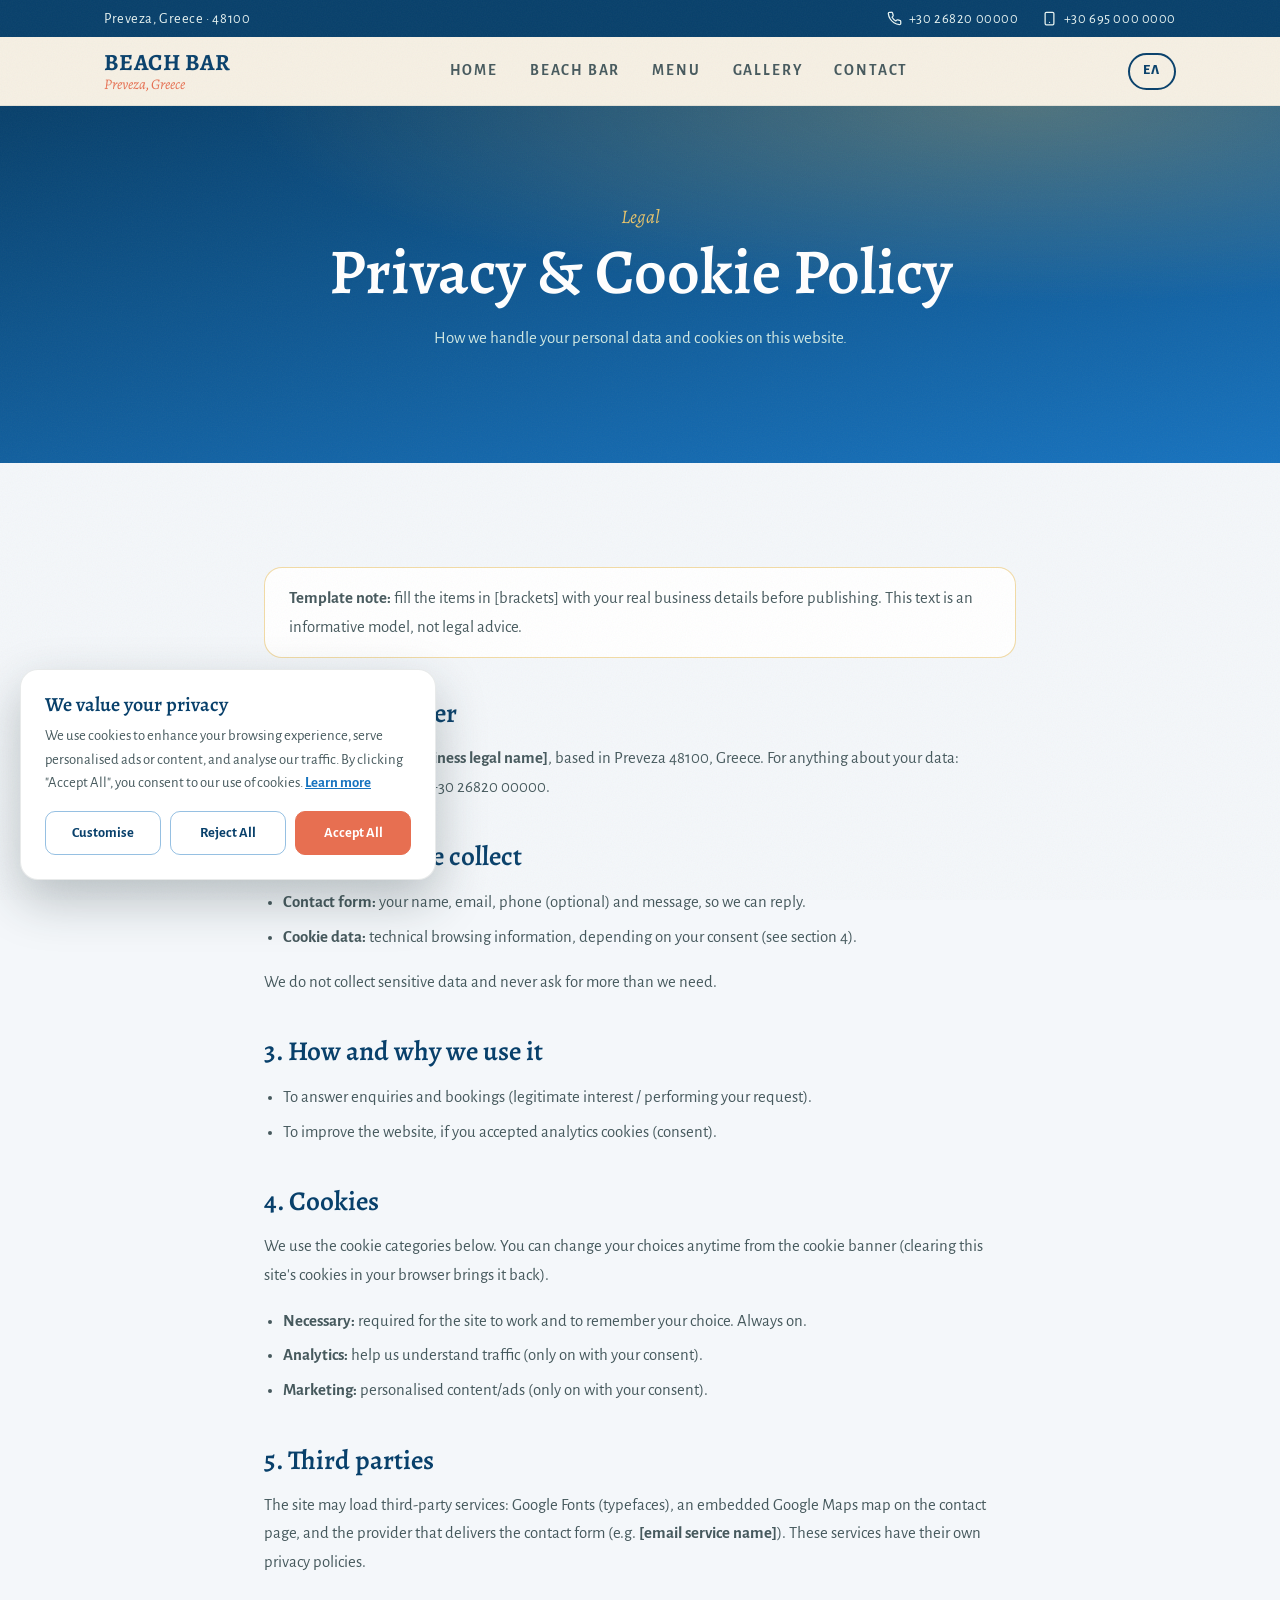
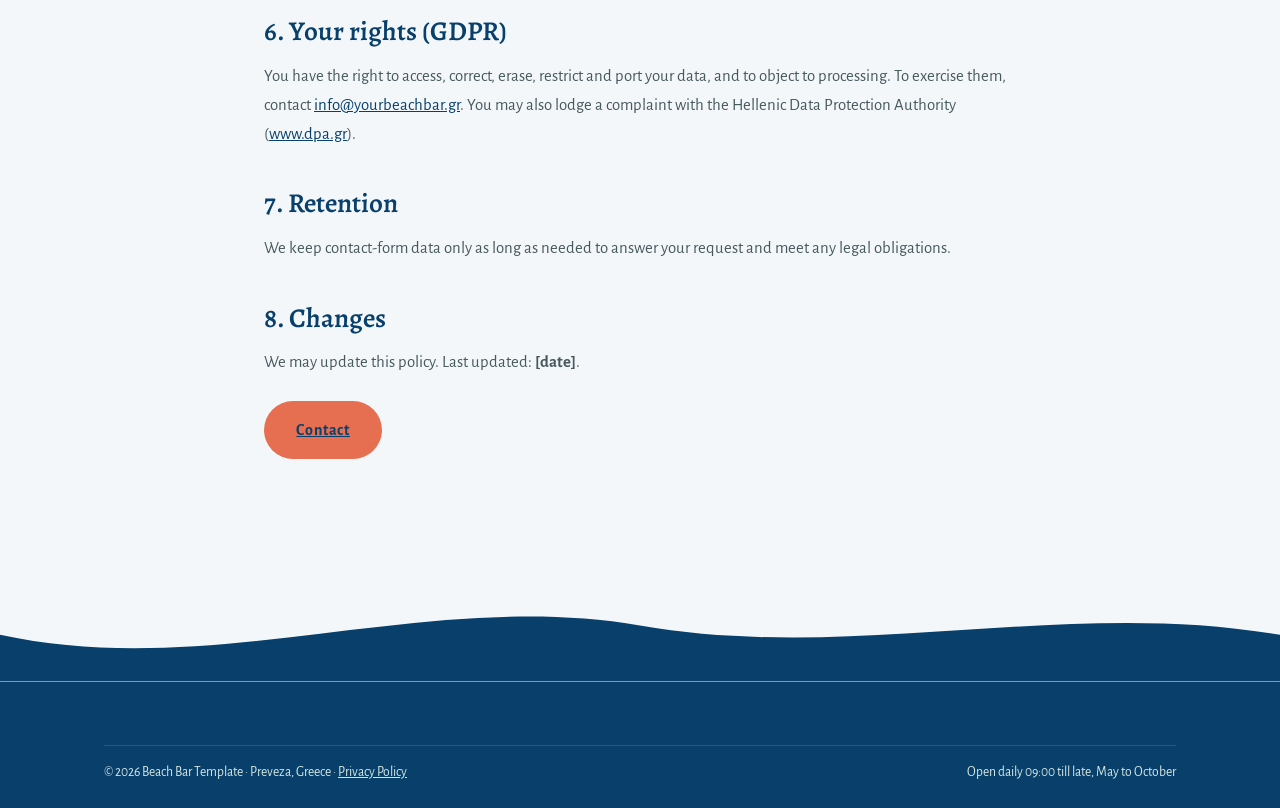
<file: en/privacy.html>
<!DOCTYPE html>
<html lang="en">
<head>
  <meta charset="UTF-8">
  <meta name="viewport" content="width=device-width, initial-scale=1">
  <title>Privacy &amp; Cookie Policy | Beach Bar Preveza</title>
  <meta name="description" content="Privacy and cookie policy for the Beach Bar in Preveza: what data we collect, how we use cookies and your rights.">
  <meta name="robots" content="index, follow">
  <meta name="theme-color" content="#08406b">
  <!-- SEO: replace yourbeachbar.gr with your real domain everywhere -->
  <link rel="canonical" href="https://www.yourbeachbar.gr/en/privacy.html">
  <link rel="alternate" hreflang="el" href="https://www.yourbeachbar.gr/privacy.html">
  <link rel="alternate" hreflang="en" href="https://www.yourbeachbar.gr/en/privacy.html">
  <link rel="alternate" hreflang="x-default" href="https://www.yourbeachbar.gr/privacy.html">
  <link rel="icon" href="data:image/svg+xml,%3Csvg xmlns='http://www.w3.org/2000/svg' viewBox='0 0 100 100'%3E%3Crect width='100' height='100' rx='20' fill='%23f4f7fa'/%3E%3Ccircle cx='50' cy='42' r='20' fill='%23e9c46a'/%3E%3Cpath d='M0 76 Q25 60 50 76 T100 76 V100 H0 Z' fill='%231773bf'/%3E%3C/svg%3E">
  <link rel="icon" type="image/png" sizes="32x32" href="../favicon-32.png">
  <link rel="icon" type="image/png" sizes="16x16" href="../favicon-16.png">
  <link rel="apple-touch-icon" href="../apple-touch-icon.png">
  <link rel="manifest" href="../site.webmanifest">
  <link rel="preconnect" href="https://fonts.googleapis.com">
  <link rel="preconnect" href="https://fonts.gstatic.com" crossorigin>
  <link href="https://fonts.googleapis.com/css2?family=Alegreya:ital,wght@0,500;0,600;0,700;1,500;1,600&family=Alegreya+Sans:wght@400;500;700;800&display=swap" rel="stylesheet">
  <link rel="stylesheet" href="../styles.css">
</head>
<body>
  <a class="skip-link" href="#main">Skip to content</a>

  <div class="topbar">
    <div class="container">
      <span class="topbar-loc">Preveza, Greece &middot; 48100</span>
      <div class="topbar-phones">
        <a href="tel:+302682000000">
          <svg viewBox="0 0 24 24" fill="none" stroke="currentColor" stroke-width="2" stroke-linecap="round" stroke-linejoin="round" aria-hidden="true"><path d="M22 16.92v3a2 2 0 0 1-2.18 2 19.79 19.79 0 0 1-8.63-3.07 19.5 19.5 0 0 1-6-6 19.79 19.79 0 0 1-3.07-8.67A2 2 0 0 1 4.11 2h3a2 2 0 0 1 2 1.72c.127.96.361 1.903.7 2.81a2 2 0 0 1-.45 2.11L8.09 9.91a16 16 0 0 0 6 6l1.27-1.27a2 2 0 0 1 2.11-.45c.907.339 1.85.573 2.81.7A2 2 0 0 1 22 16.92z"/></svg>
          +30 26820 00000
        </a>
        <a href="tel:+306950000000">
          <svg viewBox="0 0 24 24" fill="none" stroke="currentColor" stroke-width="2" stroke-linecap="round" stroke-linejoin="round" aria-hidden="true"><rect x="5" y="2" width="14" height="20" rx="2"/><path d="M12 18h.01"/></svg>
          +30 695 000 0000
        </a>
      </div>
    </div>
  </div>

  <header class="site-header">
    <div class="container">
      <a class="wordmark" href="index.html">
        <strong>BEACH BAR</strong>
        <span>Preveza, Greece</span>
      </a>
      <nav class="main-nav" id="main-nav" aria-label="Main navigation">
        <a href="index.html">Home</a>
        <a href="index.html#beach-bar">Beach Bar</a>
        <a href="menu.html">Menu</a>
        <a href="gallery.html">Gallery</a>
        <a href="contact.html">Contact</a>
      </nav>
      <div class="header-tools">
        <a class="lang-switch" href="../privacy.html" lang="el" hreflang="el" aria-label="Ελληνικά">ΕΛ</a>
        <button class="nav-toggle" aria-expanded="false" aria-controls="main-nav" aria-label="Toggle navigation">
          <svg viewBox="0 0 24 24" fill="none" stroke="currentColor" stroke-width="2.5" stroke-linecap="round" aria-hidden="true"><line x1="4" y1="7" x2="20" y2="7"/><line x1="4" y1="12" x2="20" y2="12"/><line x1="4" y1="17" x2="20" y2="17"/></svg>
        </button>
      </div>
    </div>
  </header>

  <main id="main">
    <section class="page-hero">
      <div class="container">
        <span class="kicker">Legal</span>
        <h1>Privacy &amp; Cookie Policy</h1>
        <p>How we handle your personal data and cookies on this website.</p>
      </div>
    </section>

    <section class="section">
      <div class="container legal-page">
        <p class="legal-note"><strong>Template note:</strong> fill the items in [brackets] with your real business details before publishing. This text is an informative model, not legal advice.</p>

        <h2>1. Data controller</h2>
        <p>The data controller is <strong>[Business legal name]</strong>, based in Preveza 48100, Greece. For anything about your data: <a href="mailto:info@yourbeachbar.gr">info@yourbeachbar.gr</a> or +30 26820 00000.</p>

        <h2>2. What data we collect</h2>
        <ul>
          <li><strong>Contact form:</strong> your name, email, phone (optional) and message, so we can reply.</li>
          <li><strong>Cookie data:</strong> technical browsing information, depending on your consent (see section 4).</li>
        </ul>
        <p>We do not collect sensitive data and never ask for more than we need.</p>

        <h2>3. How and why we use it</h2>
        <ul>
          <li>To answer enquiries and bookings (legitimate interest / performing your request).</li>
          <li>To improve the website, if you accepted analytics cookies (consent).</li>
        </ul>

        <h2>4. Cookies</h2>
        <p>We use the cookie categories below. You can change your choices anytime from the cookie banner (clearing this site's cookies in your browser brings it back).</p>
        <ul>
          <li><strong>Necessary:</strong> required for the site to work and to remember your choice. Always on.</li>
          <li><strong>Analytics:</strong> help us understand traffic (only on with your consent).</li>
          <li><strong>Marketing:</strong> personalised content/ads (only on with your consent).</li>
        </ul>

        <h2>5. Third parties</h2>
        <p>The site may load third-party services: Google Fonts (typefaces), an embedded Google Maps map on the contact page, and the provider that delivers the contact form (e.g. <strong>[email service name]</strong>). These services have their own privacy policies.</p>

        <h2>6. Your rights (GDPR)</h2>
        <p>You have the right to access, correct, erase, restrict and port your data, and to object to processing. To exercise them, contact <a href="mailto:info@yourbeachbar.gr">info@yourbeachbar.gr</a>. You may also lodge a complaint with the Hellenic Data Protection Authority (<a href="https://www.dpa.gr" target="_blank" rel="noopener">www.dpa.gr</a>).</p>

        <h2>7. Retention</h2>
        <p>We keep contact-form data only as long as needed to answer your request and meet any legal obligations.</p>

        <h2>8. Changes</h2>
        <p>We may update this policy. Last updated: <strong>[date]</strong>.</p>

        <p style="margin-top: var(--space-3);"><a class="btn btn-coral" href="contact.html">Contact</a></p>
      </div>
    </section>
  </main>

  <footer class="site-footer">
    <svg class="wave footer-waves" viewBox="0 0 1440 110" preserveAspectRatio="none" aria-hidden="true">
      <path d="M0,60 C240,110 480,10 720,50 C960,90 1200,20 1440,60 L1440,110 L0,110 Z" fill="#08406b"/>
    </svg>
    <div class="container">
      <div class="footer-bottom">
        <span>&copy; 2026 Beach Bar Template &middot; Preveza, Greece &middot; <a href="privacy.html">Privacy Policy</a></span>
        <span>Open daily 09:00 till late, May to October</span>
      </div>
    </div>
  </footer>

  <script src="../script.js"></script>
</body>
</html>
</file>
<file: styles.css>
/* ============================================================
   BEACH BAR TEMPLATE - Preveza, Greece
   Sun-bleached Mediterranean design system
   Fonts: Alegreya (display + accents, full Greek support)
          Alegreya Sans (body, full Greek support)
   Same fonts on Greek and English versions by design.
   ============================================================ */

:root {
  /* palette */
  --sand: #f4f7fa;
  --sand-deep: #e6edf3;
  --paper: #ffffff;
  --ink: #1f3236;
  --ink-soft: #46595d;
  --sea: #1773bf;
  --sea-deep: #08406b;
  --sea-light: #7cc1ec;
  --aqua: #cfe6f7;
  --coral: #e76f51;
  --coral-deep: #cf5836;
  --gold: #e9c46a;
  --palm: #3a7d44;

  /* type */
  --font-display: "Alegreya", "Georgia", serif;
  --font-body: "Alegreya Sans", "Segoe UI", sans-serif;
  --font-script: "Alegreya", "Georgia", serif;

  /* rhythm */
  --space-1: 0.5rem;
  --space-2: 1rem;
  --space-3: 1.5rem;
  --space-4: 2.5rem;
  --space-5: 4rem;
  --space-6: 6.5rem;
  --radius: 18px;
  --radius-lg: 28px;
  --container: 72rem;
  --shadow-soft: 0 10px 30px rgba(31, 50, 54, 0.10);
  --shadow-lift: 0 18px 44px rgba(31, 50, 54, 0.16);
  --ease: cubic-bezier(0.22, 1, 0.36, 1);
}

/* ---------- reset ---------- */
*, *::before, *::after { box-sizing: border-box; }
html { scroll-behavior: smooth; }
body {
  margin: 0;
  font-family: var(--font-body);
  font-size: 1.0625rem;
  line-height: 1.6;
  color: var(--ink);
  background-color: var(--sand);
  -webkit-font-smoothing: antialiased;
  overflow-x: hidden;
}
img, svg { display: block; max-width: 100%; }
a { color: inherit; }
button { font: inherit; cursor: pointer; }
h1, h2, h3, h4 { font-family: var(--font-display); line-height: 1.1; margin: 0 0 var(--space-2); font-weight: 600; }
p { margin: 0 0 var(--space-2); }
:focus-visible { outline: 3px solid var(--coral); outline-offset: 3px; border-radius: 4px; }

/* grain overlay */
body::after {
  content: "";
  position: fixed;
  inset: 0;
  pointer-events: none;
  z-index: 999;
  opacity: 0.05;
  background-image: url("data:image/svg+xml,%3Csvg xmlns='http://www.w3.org/2000/svg' width='160' height='160'%3E%3Cfilter id='n'%3E%3CfeTurbulence type='fractalNoise' baseFrequency='0.8' numOctaves='2'/%3E%3C/filter%3E%3Crect width='160' height='160' filter='url(%23n)' opacity='1'/%3E%3C/svg%3E");
}

.container { max-width: var(--container); margin-inline: auto; padding-inline: clamp(1.25rem, 4vw, 2.5rem); }

/* ---------- topbar ---------- */
.topbar {
  background: var(--sea-deep);
  color: #eaf6f4;
  font-size: 0.9rem;
  letter-spacing: 0.04em;
}
.topbar .container {
  display: flex;
  justify-content: space-between;
  align-items: center;
  gap: var(--space-2);
  padding-block: 0.45rem;
}
.topbar a { color: inherit; text-decoration: none; display: inline-flex; align-items: center; gap: 0.4rem; }
.topbar a:hover { color: var(--gold); }
.topbar svg { width: 15px; height: 15px; flex: none; }
.topbar-phones { display: flex; gap: var(--space-3); }

/* ---------- header / nav ---------- */
.site-header {
  position: sticky;
  top: 0;
  z-index: 100;
  background: rgba(246, 239, 226, 0.92);
  backdrop-filter: blur(10px);
  border-bottom: 1px solid rgba(31, 50, 54, 0.08);
}
.site-header .container {
  display: flex;
  align-items: center;
  justify-content: space-between;
  padding-block: 0.85rem;
  gap: var(--space-2);
}
.wordmark {
  text-decoration: none;
  display: flex;
  flex-direction: column;
  line-height: 1;
}
.wordmark strong {
  font-family: var(--font-display);
  font-weight: 700;
  font-size: 1.45rem;
  letter-spacing: 0.02em;
  color: var(--sea-deep);
}
.wordmark span {
  font-family: var(--font-script);
  font-style: italic;
  font-size: 0.92rem;
  color: var(--coral);
  margin-top: 0.15rem;
}
.main-nav { display: flex; align-items: center; gap: clamp(1rem, 2.5vw, 2.2rem); }
.main-nav a {
  text-decoration: none;
  font-weight: 600;
  font-size: 0.95rem;
  letter-spacing: 0.12em;
  text-transform: uppercase;
  color: var(--ink-soft);
  padding-block: 0.3rem;
  position: relative;
  transition: color 0.2s var(--ease);
}
.main-nav a::after {
  content: "";
  position: absolute;
  left: 0; right: 100%;
  bottom: -2px;
  height: 3px;
  border-radius: 3px;
  background: var(--coral);
  transition: right 0.25s var(--ease);
}
.main-nav a:hover, .main-nav a[aria-current="page"] { color: var(--sea-deep); }
.main-nav a:hover::after, .main-nav a[aria-current="page"]::after { right: 0; }
.nav-toggle {
  display: none;
  background: none;
  border: 2px solid var(--sea-deep);
  border-radius: 10px;
  padding: 0.45rem 0.55rem;
  color: var(--sea-deep);
}
.nav-toggle svg { width: 22px; height: 22px; }
.header-tools { display: flex; align-items: center; gap: 0.6rem; }
.lang-switch {
  font-weight: 800;
  font-size: 0.85rem;
  letter-spacing: 0.08em;
  border: 2px solid var(--sea-deep);
  color: var(--sea-deep);
  border-radius: 999px;
  padding: 0.35rem 0.85rem;
  text-decoration: none;
  transition: background 0.2s var(--ease), color 0.2s var(--ease);
}
.lang-switch:hover { background: var(--sea-deep); color: var(--sand); }

/* ---------- buttons ---------- */
.btn {
  display: inline-flex;
  align-items: center;
  gap: 0.5rem;
  padding: 0.85rem 1.9rem;
  border-radius: 999px;
  font-weight: 700;
  font-size: 1rem;
  letter-spacing: 0.05em;
  text-decoration: none;
  border: 2px solid transparent;
  transition: transform 0.2s var(--ease), box-shadow 0.2s var(--ease), background 0.2s var(--ease), color 0.2s var(--ease);
  cursor: pointer;
}
.btn:hover { transform: translateY(-2px); box-shadow: var(--shadow-lift); }
.btn:active { transform: translateY(0) scale(0.98); }
.btn-coral { background: var(--coral); color: #fff; }
.btn-coral:hover { background: var(--coral-deep); }
.btn-outline { border-color: var(--sea-deep); color: var(--sea-deep); background: transparent; }
.btn-outline:hover { background: var(--sea-deep); color: var(--sand); }
.btn-light { background: var(--sand); color: var(--sea-deep); }
.btn-light:hover { background: #fff; }

/* ---------- hero ---------- */
.hero {
  position: relative;
  background:
    radial-gradient(120% 90% at 85% 10%, rgba(233, 196, 106, 0.35), transparent 55%),
    linear-gradient(180deg, #08406b 0%, #1773bf 45%, #7cc1ec 100%);
  color: var(--sand);
  overflow: hidden;
}
.hero-inner {
  position: relative;
  z-index: 2;
  padding-block: clamp(5rem, 12vw, 9.5rem) clamp(8rem, 15vw, 12rem);
  max-width: 46rem;
}
.hero-kicker {
  font-family: var(--font-script);
  font-style: italic;
  font-size: clamp(1.1rem, 2.2vw, 1.4rem);
  color: var(--gold);
  display: block;
  margin-bottom: var(--space-1);
}
.hero h1 {
  font-size: clamp(2.8rem, 7.5vw, 5.2rem);
  font-weight: 700;
  letter-spacing: -0.01em;
  margin-bottom: var(--space-3);
  color: #ffffff;
  text-shadow: 0 2px 18px rgba(0, 0, 0, 0.55);
}
.hero h1 em { font-style: italic; color: var(--gold); }
.hero-kicker { text-shadow: 0 1px 10px rgba(0, 0, 0, 0.5); }
.hero p { font-size: clamp(1.1rem, 2vw, 1.3rem); max-width: 36rem; color: #eef6f3; text-shadow: 0 1px 12px rgba(0, 0, 0, 0.5); }
.hero-ctas { display: flex; flex-wrap: wrap; gap: var(--space-2); margin-top: var(--space-3); }

.hero-photo {
  position: absolute;
  inset: 0;
  z-index: 0;
  background-size: cover;
  background-position: center 40%;
  /* hero.jpg is the universal fallback; browsers that can use WebP get the
     lighter file. Mobile loads a smaller image (see media query below). */
  background-image: url('assets/hero.jpg');
  background-image: -webkit-image-set(url('assets/hero.webp') type('image/webp'), url('assets/hero.jpg') type('image/jpeg'));
  background-image: image-set(url('assets/hero.webp') type('image/webp'), url('assets/hero.jpg') type('image/jpeg'));
}
@media (max-width: 768px) {
  .hero-photo {
    background-image: url('assets/hero-mobile.jpg');
    background-image: -webkit-image-set(url('assets/hero-mobile.webp') type('image/webp'), url('assets/hero-mobile.jpg') type('image/jpeg'));
    background-image: image-set(url('assets/hero-mobile.webp') type('image/webp'), url('assets/hero-mobile.jpg') type('image/jpeg'));
  }
}
.hero-scrim {
  position: absolute;
  inset: 0;
  z-index: 1;
  /* darken only where the text sits (left + bottom), keep the rest of the photo clear */
  background:
    linear-gradient(90deg, rgba(0, 0, 0, 0.58) 0%, rgba(0, 0, 0, 0.26) 38%, rgba(0, 0, 0, 0) 70%),
    linear-gradient(0deg, rgba(0, 0, 0, 0.34) 0%, rgba(0, 0, 0, 0) 40%);
}
@media (max-width: 720px) {
  .hero-scrim {
    background: linear-gradient(180deg, rgba(0, 0, 0, 0.42) 0%, rgba(0, 0, 0, 0.16) 42%, rgba(0, 0, 0, 0.5) 100%);
  }
}

/* hero sun */
.hero-sun {
  position: absolute;
  top: clamp(2rem, 6vw, 4rem);
  right: clamp(-4rem, 2vw, 8rem);
  width: clamp(180px, 28vw, 340px);
  aspect-ratio: 1;
  border-radius: 50%;
  background: radial-gradient(circle at 35% 35%, #f7dfa0, var(--gold) 60%, rgba(233, 196, 106, 0));
  opacity: 0.85;
  z-index: 1;
  animation: sun-float 9s ease-in-out infinite;
}
@keyframes sun-float {
  0%, 100% { transform: translateY(0); }
  50% { transform: translateY(-14px); }
}

/* wave divider */
.wave {
  display: block;
  width: 100%;
  height: clamp(50px, 8vw, 110px);
  margin-bottom: -1px;
}
.wave-bottom { position: absolute; bottom: 0; left: 0; right: 0; z-index: 1; }

/* staggered reveal on load */
.hero-inner > * { opacity: 0; transform: translateY(24px); animation: rise 0.8s var(--ease) forwards; }
.hero-inner > *:nth-child(1) { animation-delay: 0.05s; }
.hero-inner > *:nth-child(2) { animation-delay: 0.18s; }
.hero-inner > *:nth-child(3) { animation-delay: 0.32s; }
.hero-inner > *:nth-child(4) { animation-delay: 0.46s; }
@keyframes rise { to { opacity: 1; transform: translateY(0); } }

/* ---------- sections ---------- */
.section { padding-block: var(--space-6); position: relative; }
.section-alt { background: var(--paper); }
.section-sea { background: linear-gradient(180deg, var(--sea-deep), var(--sea)); color: var(--sand); }
.section-head { max-width: 38rem; margin-bottom: var(--space-5); }
.section-head.center { margin-inline: auto; text-align: center; }
.kicker {
  font-family: var(--font-script);
  font-style: italic;
  font-size: 1.2rem;
  color: var(--coral);
  display: block;
  margin-bottom: 0.3rem;
}
.section-sea .kicker { color: var(--gold); }
.section-head h2 { font-size: clamp(2rem, 4.5vw, 3rem); color: var(--sea-deep); }
.section-sea .section-head h2 { color: #ffffff; }
.section-head p { color: var(--ink-soft); font-size: 1.1rem; }
.section-sea .section-head p { color: #cfe8e3; }

/* scroll reveal */
.reveal { opacity: 0; transform: translateY(30px); transition: opacity 0.7s var(--ease), transform 0.7s var(--ease); }
.reveal.in { opacity: 1; transform: none; }

/* ---------- about split ---------- */
.split {
  display: grid;
  grid-template-columns: 1.05fr 0.95fr;
  gap: clamp(2rem, 5vw, 4.5rem);
  align-items: center;
}
.split-figure { position: relative; }
.photo-ph {
  border-radius: var(--radius-lg);
  background:
    linear-gradient(160deg, rgba(124, 193, 236, 0.25), rgba(233, 196, 106, 0.3)),
    repeating-linear-gradient(-45deg, var(--sand-deep) 0 14px, var(--sand) 14px 28px);
  border: 2px dashed rgba(23, 115, 191, 0.45);
  display: flex;
  flex-direction: column;
  align-items: center;
  justify-content: center;
  gap: 0.6rem;
  color: var(--sea-deep);
  font-weight: 600;
  letter-spacing: 0.06em;
  text-transform: uppercase;
  font-size: 0.85rem;
  min-height: 240px;
}
.photo-ph svg { width: 42px; height: 42px; opacity: 0.7; }
.photo-ph small { font-family: var(--font-script); font-style: italic; text-transform: none; letter-spacing: 0; font-size: 0.95rem; color: var(--ink-soft); }
.split-figure .photo-ph { aspect-ratio: 4 / 5; }
.split-figure::after {
  content: attr(data-caption);
  position: absolute;
  bottom: -1.1rem;
  right: -0.6rem;
  background: var(--gold);
  color: var(--ink);
  font-family: var(--font-script);
  font-style: italic;
  font-size: 1rem;
  padding: 0.5rem 1.2rem;
  border-radius: 999px;
  transform: rotate(-3deg);
  box-shadow: var(--shadow-soft);
}

/* ---------- features ---------- */
.features {
  display: grid;
  grid-template-columns: repeat(4, 1fr);
  gap: var(--space-3);
  margin-top: var(--space-5);
}
.feature {
  background: var(--paper);
  border-radius: var(--radius);
  padding: var(--space-3);
  border: 1px solid rgba(31, 50, 54, 0.07);
  box-shadow: var(--shadow-soft);
  transition: transform 0.25s var(--ease), box-shadow 0.25s var(--ease);
}
.feature:hover { transform: translateY(-6px); box-shadow: var(--shadow-lift); }
.feature-icon {
  width: 54px; height: 54px;
  border-radius: 16px;
  display: grid;
  place-items: center;
  background: linear-gradient(140deg, var(--sea-light), var(--sea-deep));
  color: var(--sand);
  margin-bottom: var(--space-2);
}
.feature-icon svg { width: 28px; height: 28px; }
.feature h3 { font-size: 1.2rem; color: var(--sea-deep); }
.feature p { color: var(--ink-soft); font-size: 0.98rem; margin: 0; }

/* ---------- menu preview cards ---------- */
.menu-cards {
  display: grid;
  grid-template-columns: repeat(3, 1fr);
  gap: var(--space-3);
}
.menu-card {
  position: relative;
  border-radius: var(--radius);
  padding: var(--space-4) var(--space-3) var(--space-3);
  text-decoration: none;
  color: var(--sand);
  overflow: hidden;
  min-height: 200px;
  display: flex;
  flex-direction: column;
  justify-content: flex-end;
  transition: transform 0.25s var(--ease), box-shadow 0.25s var(--ease);
  box-shadow: var(--shadow-soft);
}
.menu-card:hover { transform: translateY(-6px) rotate(-0.5deg); box-shadow: var(--shadow-lift); }
.menu-card h3 { font-size: 1.5rem; margin-bottom: 0.2rem; color: #ffffff; }
.menu-card p { margin: 0; font-size: 0.95rem; opacity: 0.85; }
.menu-card .go {
  position: absolute;
  top: 1rem; right: 1rem;
  width: 38px; height: 38px;
  border-radius: 50%;
  background: rgba(255, 250, 240, 0.18);
  display: grid;
  place-items: center;
  transition: background 0.2s var(--ease), transform 0.2s var(--ease);
}
.menu-card:hover .go { background: var(--coral); transform: rotate(45deg); }
.menu-card .go svg { width: 18px; height: 18px; }
.mc-1 { background: linear-gradient(160deg, #1773bf, #08406b); }
.mc-2 { background: linear-gradient(160deg, #e76f51, #b34226); }
.mc-3 { background: linear-gradient(160deg, #3a7d44, #245430); }
.mc-4 { background: linear-gradient(160deg, #b8860b, #8a5a00); }
.mc-5 { background: linear-gradient(160deg, #6d3b8e, #46245e); }
.mc-6 { background: linear-gradient(160deg, #1d5f8a, #0f3c5c); }

/* ---------- weekly program ---------- */
.program {
  display: grid;
  grid-template-columns: repeat(3, 1fr);
  gap: var(--space-3);
}
.program-card {
  background: rgba(255, 250, 240, 0.07);
  border: 1px solid rgba(255, 250, 240, 0.18);
  border-radius: var(--radius);
  padding: var(--space-4) var(--space-3);
  text-align: center;
  transition: transform 0.25s var(--ease), background 0.25s var(--ease);
}
.program-card:hover { transform: translateY(-6px); background: rgba(255, 250, 240, 0.12); }
.program-day {
  font-family: var(--font-script);
  font-style: italic;
  font-size: 1.4rem;
  color: var(--gold);
  display: block;
  margin-bottom: 0.4rem;
}
.program-card h3 { color: #ffffff; font-size: 1.45rem; letter-spacing: 0.04em; }
.program-card p { color: #cfe8e3; margin: 0; }
.program-time {
  display: inline-block;
  margin-top: var(--space-2);
  padding: 0.3rem 1rem;
  border-radius: 999px;
  border: 1.5px solid var(--gold);
  color: var(--gold);
  font-weight: 700;
  letter-spacing: 0.1em;
}

/* ---------- gallery ---------- */
.gallery-grid {
  display: grid;
  grid-template-columns: repeat(4, 1fr);
  gap: var(--space-2);
}
.gallery-grid .gallery-item { aspect-ratio: 1; }
.gallery-grid .gallery-item.ph-wide { grid-column: span 2; aspect-ratio: 2 / 1; }
.gallery-grid .photo-ph { min-height: 0; }
.gallery-page-grid {
  display: grid;
  grid-template-columns: repeat(3, 1fr);
  gap: var(--space-2);
}
.gallery-page-grid .gallery-item { aspect-ratio: 4 / 3; }
.gallery-page-grid .photo-ph { min-height: 0; }

/* drop-in gallery photos: drop files named assets/gallery/01.jpg ... 09.jpg
   into the gallery folder and they appear automatically. No HTML editing.
   If a file is missing, its labelled placeholder shows instead. */
.gallery-item { position: relative; border-radius: var(--radius); overflow: hidden; }
.gallery-item .photo-ph { position: absolute; inset: 0; height: 100%; border-radius: 0; }
.gallery-item img {
  position: absolute;
  inset: 0;
  width: 100%;
  height: 100%;
  object-fit: cover;
  z-index: 1;
  cursor: zoom-in;
}
/* staggered rise-in as each photo enters the viewport (loaded in bunches) */
.gallery-item.gi-fade { opacity: 0; transform: translateY(18px); transition: opacity 0.6s var(--ease), transform 0.6s var(--ease); }
.gallery-item.gi-fade.gi-in { opacity: 1; transform: none; }
@media (prefers-reduced-motion: reduce) {
  .gallery-item.gi-fade { opacity: 1; transform: none; transition: none; }
}

/* ---------- gallery lightbox (drag / swipe carousel) ---------- */
.lightbox {
  position: fixed;
  inset: 0;
  z-index: 1000;
  background: rgba(18, 28, 30, 0.95);
  backdrop-filter: blur(6px);
  opacity: 0;
  visibility: hidden;
  transition: opacity 0.3s var(--ease), visibility 0.3s;
}
.lightbox.open { opacity: 1; visibility: visible; }
.lb-stage { position: absolute; inset: 0; overflow: hidden; touch-action: pan-y; cursor: grab; }
.lb-stage.dragging { cursor: grabbing; }
.lb-track { display: flex; height: 100%; will-change: transform; }
.lb-track.anim { transition: transform 0.42s cubic-bezier(0.22, 0.61, 0.36, 1); }
.lb-slide { flex: 0 0 100%; height: 100%; display: flex; align-items: center; justify-content: center; padding: 8vh 0; }
.lb-slide img {
  max-width: 90vw;
  max-height: 74vh;
  object-fit: contain;
  border-radius: 10px;
  box-shadow: 0 30px 80px rgba(0, 0, 0, 0.5);
  -webkit-user-drag: none;
  user-select: none;
}
/* counter and caption hug the image; their exact top is set in JS so they
   sit just above / just below whatever size the current photo is. */
.lb-counter {
  position: absolute;
  top: 1.5rem;
  left: 0; right: 0;
  text-align: center;
  color: var(--sand);
  font-weight: 700;
  font-size: 0.85rem;
  letter-spacing: 0.22em;
  font-variant-numeric: tabular-nums;
  pointer-events: none;
  text-shadow: 0 1px 6px rgba(0, 0, 0, 0.6);
}
.lb-cap {
  position: absolute;
  top: 80vh;
  left: 0; right: 0;
  text-align: center;
  color: var(--gold);
  font-family: var(--font-script);
  font-style: italic;
  font-size: clamp(1.1rem, 2.6vw, 1.45rem);
  padding: 0 1.5rem;
  pointer-events: none;
  text-shadow: 0 1px 12px rgba(0, 0, 0, 0.6);
}
.lightbox button {
  position: absolute;
  z-index: 2;
  display: flex;
  align-items: center;
  justify-content: center;
  border: none;
  cursor: pointer;
  transition: background 0.2s var(--ease), transform 0.15s var(--ease);
}
.lb-close {
  top: clamp(1rem, 3.5vh, 1.6rem);
  right: clamp(1rem, 4vw, 1.8rem);
  width: 46px; height: 46px;
  border-radius: 50%;
  color: var(--sand);
  background: rgba(246, 239, 226, 0.12);
  border: 1px solid rgba(246, 239, 226, 0.25);
}
.lb-close:hover { background: rgba(246, 239, 226, 0.22); }
.lb-close svg { width: 20px; height: 20px; }
.lb-prev, .lb-next {
  top: 50%;
  transform: translateY(-50%);
  width: 56px; height: 56px;
  border-radius: 50%;
  color: #fff;
  background: var(--sea);
  box-shadow: 0 8px 24px rgba(0, 0, 0, 0.3);
}
.lb-prev { left: clamp(0.8rem, 3vw, 1.8rem); }
.lb-next { right: clamp(0.8rem, 3vw, 1.8rem); }
.lb-prev:hover, .lb-next:hover { background: var(--sea-deep); }
.lb-prev:active, .lb-next:active { transform: translateY(-50%) scale(0.9); }
.lb-prev svg, .lb-next svg { width: 28px; height: 28px; }
@media (max-width: 768px) {
  .lb-prev, .lb-next { width: 46px; height: 46px; }
  .lb-prev svg, .lb-next svg { width: 24px; height: 24px; }
}
@media (prefers-reduced-motion: reduce) {
  .lightbox, .lb-track.anim { transition: none; }
}

/* ---------- reviews ---------- */
.reviews {
  display: grid;
  grid-template-columns: repeat(3, 1fr);
  gap: var(--space-3);
}
.review {
  background: var(--paper);
  border-radius: var(--radius);
  padding: var(--space-3);
  box-shadow: var(--shadow-soft);
  border-top: 4px solid var(--gold);
  display: flex;
  flex-direction: column;
}
.review-stars { color: var(--coral); display: flex; gap: 2px; margin-bottom: var(--space-1); }
.review-stars svg { width: 18px; height: 18px; }
.review p { font-style: italic; color: var(--ink-soft); flex: 1; }
.review cite { font-style: normal; font-weight: 700; color: var(--sea-deep); }

/* ---------- contact strip ---------- */
.contact-strip {
  background:
    radial-gradient(100% 140% at 90% 0%, rgba(233, 196, 106, 0.25), transparent 50%),
    var(--sea-deep);
  border-radius: var(--radius-lg);
  color: var(--sand);
  padding: clamp(2rem, 5vw, 3.8rem);
  display: flex;
  flex-wrap: wrap;
  align-items: center;
  justify-content: space-between;
  gap: var(--space-3);
}
.contact-strip h2 { color: #ffffff; font-size: clamp(1.7rem, 3.5vw, 2.4rem); margin: 0; }
.contact-strip .sub { color: #cfe8e3; margin: 0.4rem 0 0; }

/* ---------- contact page ---------- */
.contact-layout {
  display: grid;
  grid-template-columns: 1fr 1.1fr;
  gap: clamp(2rem, 5vw, 4rem);
  align-items: start;
}
.info-list { list-style: none; padding: 0; margin: 0; display: grid; gap: var(--space-2); }
.info-list li {
  display: flex;
  gap: var(--space-2);
  align-items: flex-start;
  background: var(--paper);
  padding: var(--space-2) var(--space-3);
  border-radius: var(--radius);
  box-shadow: var(--shadow-soft);
}
.info-list svg { width: 24px; height: 24px; flex: none; color: var(--coral); margin-top: 0.2rem; }
.info-list strong { display: block; color: var(--sea-deep); font-size: 1.05rem; }
.info-list a { color: var(--ink-soft); text-decoration: none; }
.info-list a:hover { color: var(--coral); }
.info-list span { color: var(--ink-soft); }

.contact-form {
  background: var(--paper);
  border-radius: var(--radius-lg);
  padding: clamp(1.5rem, 4vw, 2.5rem);
  box-shadow: var(--shadow-soft);
  display: grid;
  gap: var(--space-2);
}
.contact-form label { font-weight: 700; color: var(--sea-deep); display: block; margin-bottom: 0.35rem; }
.contact-form input,
.contact-form textarea {
  width: 100%;
  padding: 0.8rem 1rem;
  border-radius: 12px;
  border: 1.5px solid rgba(31, 50, 54, 0.18);
  background: #fff;
  font: inherit;
  color: var(--ink);
  transition: border-color 0.2s var(--ease), box-shadow 0.2s var(--ease);
}
.contact-form input:focus,
.contact-form textarea:focus {
  outline: none;
  border-color: var(--sea-light);
  box-shadow: 0 0 0 3px rgba(124, 193, 236, 0.2);
}
.form-note { font-size: 0.9rem; color: var(--ink-soft); margin: 0; }
.map-ph { margin-top: var(--space-4); }
.map-ph .photo-ph { aspect-ratio: 21 / 9; }

/* ---------- menu page ---------- */
.menu-hero {
  background:
    radial-gradient(110% 100% at 80% 0%, rgba(233, 196, 106, 0.3), transparent 55%),
    linear-gradient(170deg, var(--sea-deep), var(--sea));
  color: var(--sand);
  text-align: center;
  padding-block: clamp(3.5rem, 8vw, 6rem);
}
.menu-hero h1 { font-size: clamp(2.4rem, 6vw, 4rem); color: #ffffff; }
.menu-hero p { color: #cfe8e3; max-width: 34rem; margin-inline: auto; }
.menu-hero .kicker { color: var(--gold); }

.menu-chips {
  position: sticky;
  top: 64px;
  z-index: 90;
  background: rgba(246, 239, 226, 0.95);
  backdrop-filter: blur(10px);
  border-bottom: 1px solid rgba(31, 50, 54, 0.08);
  overflow-x: auto;
  -webkit-overflow-scrolling: touch;
  scrollbar-width: none;
}
.menu-chips::-webkit-scrollbar { display: none; }
.menu-chips .container { display: flex; gap: 0.5rem; padding-block: 0.7rem; width: max-content; min-width: 100%; }
.chip {
  flex: none;
  padding: 0.45rem 1.1rem;
  border-radius: 999px;
  border: 1.5px solid rgba(23, 115, 191, 0.35);
  color: var(--sea-deep);
  font-weight: 600;
  font-size: 0.9rem;
  text-decoration: none;
  white-space: nowrap;
  transition: background 0.2s var(--ease), color 0.2s var(--ease);
}
.chip:hover, .chip.active { background: var(--sea-deep); color: var(--sand); }

.menu-section { padding-block: var(--space-5); scroll-margin-top: 130px; }
.menu-section:nth-child(even) { background: var(--paper); }
.menu-section-head { display: flex; align-items: baseline; gap: var(--space-2); margin-bottom: var(--space-4); flex-wrap: wrap; }
.menu-section-head h2 { font-size: clamp(1.9rem, 4vw, 2.6rem); margin: 0; }
.menu-section-head .gr { font-family: var(--font-script); font-style: italic; font-size: 1.15rem; color: var(--ink-soft); }
.menu-zigzag { height: 8px; flex: 1; min-width: 60px; opacity: 0.5; }

/* per-category heading colors, like the reference catalogue */
.cat-coffee h2 { color: #a4501f; } .cat-coffee .menu-zigzag { color: #a4501f; }
.cat-refresh h2 { color: #1d5f8a; } .cat-refresh .menu-zigzag { color: #1d5f8a; }
.cat-juice h2 { color: #8e3a8e; } .cat-juice .menu-zigzag { color: #8e3a8e; }
.cat-breakfast h2 { color: #c2571b; } .cat-breakfast .menu-zigzag { color: #c2571b; }
.cat-beer h2 { color: #8a6d00; } .cat-beer .menu-zigzag { color: #8a6d00; }
.cat-drinks h2 { color: #5b4a8a; } .cat-drinks .menu-zigzag { color: #5b4a8a; }
.cat-wine h2 { color: #9c2b43; } .cat-wine .menu-zigzag { color: #9c2b43; }
.cat-tiki h2 { color: #d1495b; } .cat-tiki .menu-zigzag { color: #d1495b; }
.cat-classic h2 { color: var(--sea-deep); } .cat-classic .menu-zigzag { color: var(--sea-deep); }
.cat-snacks h2 { color: #c03221; } .cat-snacks .menu-zigzag { color: #c03221; }
.cat-starters h2 { color: #b3551e; } .cat-starters .menu-zigzag { color: #b3551e; }
.cat-salads h2 { color: var(--palm); } .cat-salads .menu-zigzag { color: var(--palm); }
.cat-pasta h2 { color: #aa3e98; } .cat-pasta .menu-zigzag { color: #aa3e98; }
.cat-grill h2 { color: #8c2f00; } .cat-grill .menu-zigzag { color: #8c2f00; }
.cat-sweet h2 { color: #c2418f; } .cat-sweet .menu-zigzag { color: #c2418f; }

.menu-grid {
  display: grid;
  grid-template-columns: repeat(2, 1fr);
  gap: var(--space-1) var(--space-5);
}
.menu-item { padding-block: 0.85rem; border-bottom: 1px dotted rgba(31, 50, 54, 0.25); break-inside: avoid; }
.menu-item-row {
  display: flex;
  align-items: baseline;
  gap: 0.75rem;
}
.menu-item-name { font-weight: 700; color: var(--ink); font-size: 1.06rem; }
.menu-item-name .gr-name { font-weight: 400; color: var(--ink-soft); }
.menu-item-row .leader { flex: 1; border-bottom: 2px dotted rgba(31, 50, 54, 0.35); transform: translateY(-4px); min-width: 24px; }
.menu-item-price {
  /* explicit stack so the euro sign always renders, whatever display font is used */
  font-family: "Alegreya Sans", "Segoe UI", Arial, sans-serif;
  font-weight: 700;
  color: var(--sea-deep);
  font-variant-numeric: tabular-nums;
  white-space: nowrap;
}
.menu-item-desc { margin: 0.25rem 0 0; font-size: 0.93rem; color: var(--ink-soft); }
.menu-note {
  margin-top: var(--space-2);
  font-family: var(--font-script);
  font-style: italic;
  font-size: 1.05rem;
  color: var(--coral);
}

/* tiki signature cards */
.tiki-grid { display: grid; grid-template-columns: repeat(3, 1fr); gap: var(--space-3); }
.tiki-card {
  border-radius: var(--radius);
  padding: var(--space-3);
  background: linear-gradient(165deg, rgba(231, 111, 81, 0.12), rgba(233, 196, 106, 0.16));
  border: 1.5px solid rgba(231, 111, 81, 0.35);
  transition: transform 0.25s var(--ease), box-shadow 0.25s var(--ease);
}
.tiki-card:hover { transform: translateY(-5px) rotate(0.5deg); box-shadow: var(--shadow-soft); }
.tiki-card h3 { color: var(--coral-deep); font-size: 1.3rem; margin-bottom: 0.3rem; }
.tiki-card p { color: var(--ink-soft); font-size: 0.95rem; margin: 0; }

.menu-legal {
  font-size: 0.85rem;
  color: var(--ink-soft);
  border-top: 1px solid rgba(31, 50, 54, 0.12);
  padding-top: var(--space-3);
}
.menu-legal p { margin-bottom: 0.4rem; }

/* ---------- footer ---------- */
.site-footer {
  background: var(--sea-deep);
  color: #d6e7e3;
  margin-top: 0;
}
.footer-waves { color: var(--sea-deep); background: var(--sand); }
.section-sea + .site-footer .footer-waves,
.footer-waves.on-paper { background: var(--paper); }
.site-footer .container { padding-block: var(--space-5) var(--space-3); }
.footer-grid {
  display: grid;
  grid-template-columns: 1.4fr 1fr 1fr;
  gap: var(--space-4);
  margin-bottom: var(--space-4);
}
.footer-brand strong {
  font-family: var(--font-display);
  font-size: 1.5rem;
  color: var(--sand);
  display: block;
}
.footer-brand .script { font-family: var(--font-script); font-style: italic; color: var(--gold); font-size: 1rem; }
.footer-brand p { font-size: 0.95rem; max-width: 26rem; }
.site-footer h4 { color: var(--sand); font-size: 1.05rem; letter-spacing: 0.08em; text-transform: uppercase; }
.site-footer ul { list-style: none; margin: 0; padding: 0; display: grid; gap: 0.5rem; }
.site-footer a { color: #d6e7e3; text-decoration: none; transition: color 0.2s; }
.site-footer a:hover { color: var(--gold); }
.footer-contact li { display: flex; gap: 0.6rem; align-items: flex-start; }
.footer-contact svg { width: 18px; height: 18px; flex: none; margin-top: 0.25rem; color: var(--gold); }
.footer-social { display: flex; gap: 0.7rem; margin-top: var(--space-2); }
.footer-social a {
  width: 40px; height: 40px;
  border-radius: 50%;
  border: 1.5px solid rgba(200, 214, 211, 0.4);
  display: grid;
  place-items: center;
  transition: background 0.2s, border-color 0.2s, transform 0.2s;
}
.footer-social a:hover { background: var(--coral); border-color: var(--coral); color: #fff; transform: translateY(-3px); }
.footer-social svg { width: 18px; height: 18px; }
.footer-bottom {
  border-top: 1px solid rgba(200, 214, 211, 0.15);
  padding-top: var(--space-2);
  display: flex;
  justify-content: space-between;
  flex-wrap: wrap;
  gap: var(--space-1);
  font-size: 0.85rem;
}

/* ---------- page hero (inner pages) ---------- */
.page-hero {
  background:
    radial-gradient(110% 100% at 80% 0%, rgba(233, 196, 106, 0.3), transparent 55%),
    linear-gradient(170deg, var(--sea-deep), var(--sea));
  color: var(--sand);
  text-align: center;
  padding-block: clamp(3.5rem, 8vw, 6rem);
}
.page-hero h1 { font-size: clamp(2.4rem, 6vw, 4rem); color: #ffffff; }
.page-hero p { color: #cfe8e3; max-width: 36rem; margin-inline: auto; }
.page-hero .kicker { color: var(--gold); }

/* ---------- responsive ---------- */
@media (max-width: 980px) {
  .features { grid-template-columns: repeat(2, 1fr); }
  .menu-cards { grid-template-columns: repeat(2, 1fr); }
  .reviews { grid-template-columns: 1fr; }
  .program { grid-template-columns: 1fr; }
  .tiki-grid { grid-template-columns: repeat(2, 1fr); }
  .gallery-grid { grid-template-columns: repeat(2, 1fr); }
  .gallery-page-grid { grid-template-columns: repeat(2, 1fr); }
  .menu-grid { grid-template-columns: 1fr; gap: 0; }
  .split { grid-template-columns: 1fr; }
  .split-figure { order: -1; max-width: 26rem; }
  .contact-layout { grid-template-columns: 1fr; }
  .footer-grid { grid-template-columns: 1fr 1fr; }
}

@media (max-width: 720px) {
  .topbar .container { justify-content: center; text-align: center; }
  .topbar-loc { display: none; }
  .nav-toggle { display: inline-flex; }
  .main-nav {
    position: absolute;
    top: 100%;
    left: 0; right: 0;
    flex-direction: column;
    align-items: stretch;
    gap: 0;
    background: var(--sand);
    border-bottom: 1px solid rgba(31, 50, 54, 0.1);
    box-shadow: var(--shadow-soft);
    max-height: 0;
    overflow: hidden;
    transition: max-height 0.35s var(--ease);
  }
  .main-nav.open { max-height: 22rem; }
  .main-nav a { padding: 0.9rem clamp(1.25rem, 4vw, 2.5rem); border-top: 1px solid rgba(31, 50, 54, 0.07); }
  .main-nav a::after { display: none; }
  .features { grid-template-columns: 1fr; }
  .menu-cards { grid-template-columns: 1fr; }
  .tiki-grid { grid-template-columns: 1fr; }
  .footer-grid { grid-template-columns: 1fr; }
  .footer-bottom { justify-content: center; text-align: center; }
  .contact-strip { text-align: center; justify-content: center; }
  .menu-chips { top: 60px; }
  .hero-sun { top: -6rem; right: -7rem; opacity: 0.5; }
}

/* ---------- 404 page ---------- */
.error-hero {
  position: relative;
  min-height: calc(100vh - 120px);
  display: grid;
  place-items: center;
  text-align: center;
  overflow: hidden;
  background:
    radial-gradient(120% 90% at 85% 10%, rgba(233, 196, 106, 0.35), transparent 55%),
    linear-gradient(180deg, #08406b 0%, #1773bf 45%, #7cc1ec 100%);
  color: var(--sand);
  padding: clamp(3rem, 8vw, 6rem) 1.5rem clamp(7rem, 14vw, 10rem);
}
.error-inner { position: relative; z-index: 2; max-width: 40rem; }
.error-code {
  display: flex;
  align-items: center;
  justify-content: center;
  gap: clamp(0.5rem, 2vw, 1.2rem);
  font-family: var(--font-display);
  font-weight: 700;
  font-size: clamp(5.5rem, 18vw, 10rem);
  line-height: 1;
  color: #ffffff;
  margin-bottom: var(--space-2);
}
.error-code .buoy {
  width: clamp(4.5rem, 14vw, 8rem);
  height: clamp(4.5rem, 14vw, 8rem);
  animation: buoy-spin 14s linear infinite, buoy-bob 4s ease-in-out infinite;
}
@keyframes buoy-spin { to { rotate: 360deg; } }
@keyframes buoy-bob {
  0%, 100% { translate: 0 0; }
  50% { translate: 0 -12px; }
}
.error-hero .kicker { color: var(--gold); }
.error-hero h1 { color: #ffffff; font-size: clamp(1.7rem, 4.5vw, 2.6rem); }
.error-hero p { color: #d8ece8; }
.error-hero .error-en { font-style: italic; font-size: 0.95rem; color: #aed4cd; }
.error-ctas { display: flex; flex-wrap: wrap; gap: var(--space-2); justify-content: center; margin-top: var(--space-3); }

/* ---------- cookie consent ---------- */
.cookie-banner {
  position: fixed;
  bottom: 1.25rem;
  left: 1.25rem;
  z-index: 1001;
  max-width: 26rem;
  background: var(--paper);
  border-radius: var(--radius);
  box-shadow: 0 20px 50px rgba(31, 50, 54, 0.28);
  border: 1px solid rgba(31, 50, 54, 0.1);
  padding: var(--space-3);
  opacity: 0;
  transform: translateY(20px);
  transition: opacity 0.4s var(--ease), transform 0.4s var(--ease);
}
.cookie-banner.show { opacity: 1; transform: none; }
.cookie-banner h3 {
  font-family: var(--font-display);
  font-size: 1.25rem;
  color: var(--sea-deep);
  margin-bottom: 0.5rem;
}
.cookie-banner p {
  font-size: 0.92rem;
  color: var(--ink-soft);
  margin-bottom: var(--space-2);
}
.cookie-policy-link { color: var(--sea); text-decoration: underline; font-weight: 600; }
.cookie-policy-link:hover { color: var(--sea-deep); }
.cookie-actions { display: flex; flex-wrap: wrap; gap: 0.6rem; }
.cookie-btn {
  flex: 1;
  min-width: 6.5rem;
  padding: 0.6rem 0.9rem;
  border-radius: 10px;
  font-weight: 700;
  font-size: 0.9rem;
  border: 1.5px solid rgba(23, 115, 191, 0.45);
  background: transparent;
  color: var(--sea-deep);
  transition: background 0.2s var(--ease), color 0.2s var(--ease), transform 0.2s var(--ease);
}
.cookie-btn:hover { background: rgba(23, 115, 191, 0.08); transform: translateY(-1px); }
.cookie-btn.primary {
  background: var(--coral);
  border-color: var(--coral);
  color: #fff;
}
.cookie-btn.primary:hover { background: var(--coral-deep); border-color: var(--coral-deep); }
.cookie-prefs { display: none; margin-bottom: var(--space-2); }
.cookie-prefs.open { display: grid; gap: 0.5rem; }
.cookie-pref {
  display: flex;
  align-items: center;
  justify-content: space-between;
  gap: 0.75rem;
  background: var(--sand);
  border-radius: 10px;
  padding: 0.55rem 0.8rem;
  font-size: 0.9rem;
}
.cookie-pref strong { color: var(--ink); font-weight: 700; }
.cookie-pref small { display: block; color: var(--ink-soft); }
.cookie-pref input { width: 18px; height: 18px; accent-color: var(--sea); flex: none; cursor: pointer; }
.cookie-pref input:disabled { cursor: not-allowed; }
@media (max-width: 720px) {
  .cookie-banner {
    left: 0.75rem;
    right: 0.75rem;
    bottom: 0.75rem;
    max-width: none;
  }
}

/* ---------- legal page (privacy / cookies) ---------- */
.legal-page { max-width: 52rem; }
.legal-page h2 { color: var(--sea-deep); font-size: clamp(1.3rem, 3vw, 1.7rem); margin-top: var(--space-4); }
.legal-page p, .legal-page li { color: var(--ink-soft); font-size: 1.05rem; line-height: 1.7; }
.legal-page ul { padding-left: 1.2rem; margin-bottom: var(--space-2); }
.legal-page li { margin-bottom: 0.4rem; }
.legal-page a { color: var(--sea-deep); text-decoration: underline; }
.legal-note {
  background: var(--paper);
  border: 1px solid rgba(233, 196, 106, 0.6);
  border-radius: var(--radius);
  padding: var(--space-2) var(--space-3);
  margin-bottom: var(--space-3);
}
.footer-bottom a { color: inherit; text-decoration: underline; transition: color 0.2s var(--ease); }
.footer-bottom a:hover { color: var(--gold); }

/* ---------- contact map ---------- */
.map-embed {
  margin-top: var(--space-4);
  border-radius: var(--radius-lg);
  overflow: hidden;
  box-shadow: var(--shadow-soft);
}
.map-embed iframe { display: block; width: 100%; height: clamp(280px, 40vh, 420px); border: 0; }
.map-actions { margin-top: var(--space-2); text-align: center; }

/* ---------- skip to content (keyboard / screen-reader) ---------- */
.skip-link {
  position: absolute;
  left: 0.5rem;
  top: 0.5rem;
  z-index: 2000;
  background: var(--sea-deep);
  color: var(--sand);
  padding: 0.7rem 1.2rem;
  border-radius: 10px;
  font-weight: 700;
  text-decoration: none;
  transform: translateY(-150%);
  transition: transform 0.2s var(--ease);
}
.skip-link:focus { transform: translateY(0); outline: 3px solid var(--coral); outline-offset: 2px; }

/* ---------- print / save-as-PDF (menu) ---------- */
.menu-print {
  display: inline-flex;
  align-items: center;
  gap: 0.5rem;
  margin-top: var(--space-3);
  padding: 0.7rem 1.5rem;
  border-radius: 999px;
  border: 2px solid var(--sand);
  background: transparent;
  color: var(--sand);
  font-weight: 700;
  font-size: 0.95rem;
  cursor: pointer;
  transition: background 0.2s var(--ease), color 0.2s var(--ease);
}
.menu-print:hover { background: var(--sand); color: var(--sea-deep); }
.menu-print svg { width: 18px; height: 18px; }
@media print {
  .topbar, .site-header, .menu-chips, .nav-toggle, .lang-switch, .skip-link,
  .cookie-banner, .lightbox, .site-footer, .menu-print, .menu-hero p,
  .menu-hero .kicker { display: none !important; }
  body { background: #fff; color: #000; }
  body::after { display: none; }
  .menu-hero { background: #fff !important; color: #000 !important; padding-block: 0.5rem 0; }
  .menu-hero h1 { color: #000 !important; }
  .menu-section { padding-block: 1rem !important; background: #fff !important; break-inside: auto; }
  .menu-section-head h2, .menu-item-name, .menu-item-name .gr-name,
  .menu-item-desc, .menu-item-price, .menu-section-head .gr, .menu-legal p { color: #000 !important; }
  .menu-zigzag { color: #888 !important; }
  .menu-item { break-inside: avoid; }
  a { color: #000 !important; text-decoration: none; }
}

/* ---------- reduced motion ---------- */
@media (prefers-reduced-motion: reduce) {
  html { scroll-behavior: auto; }
  *, *::before, *::after {
    animation-duration: 0.01ms !important;
    animation-iteration-count: 1 !important;
    transition-duration: 0.01ms !important;
  }
  .hero-inner > * { opacity: 1; transform: none; }
  .reveal { opacity: 1; transform: none; }
}
</file>
